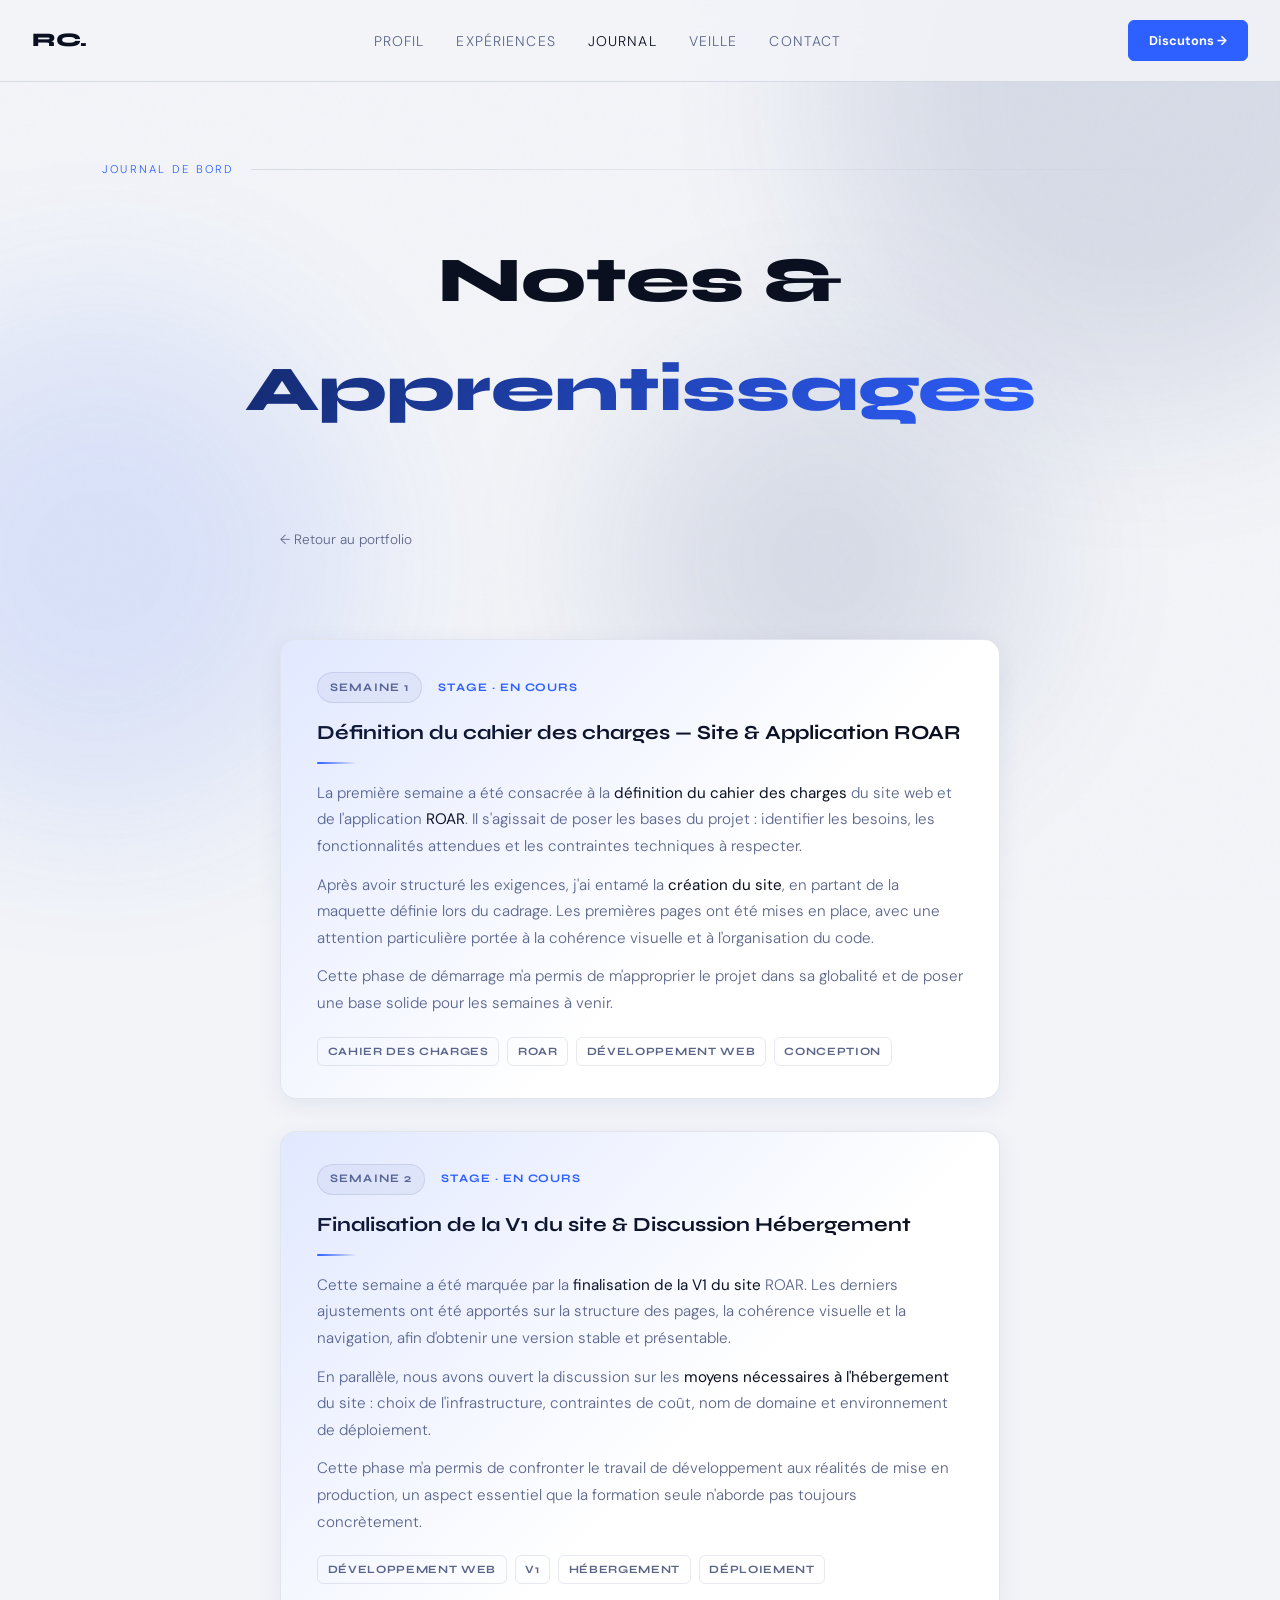
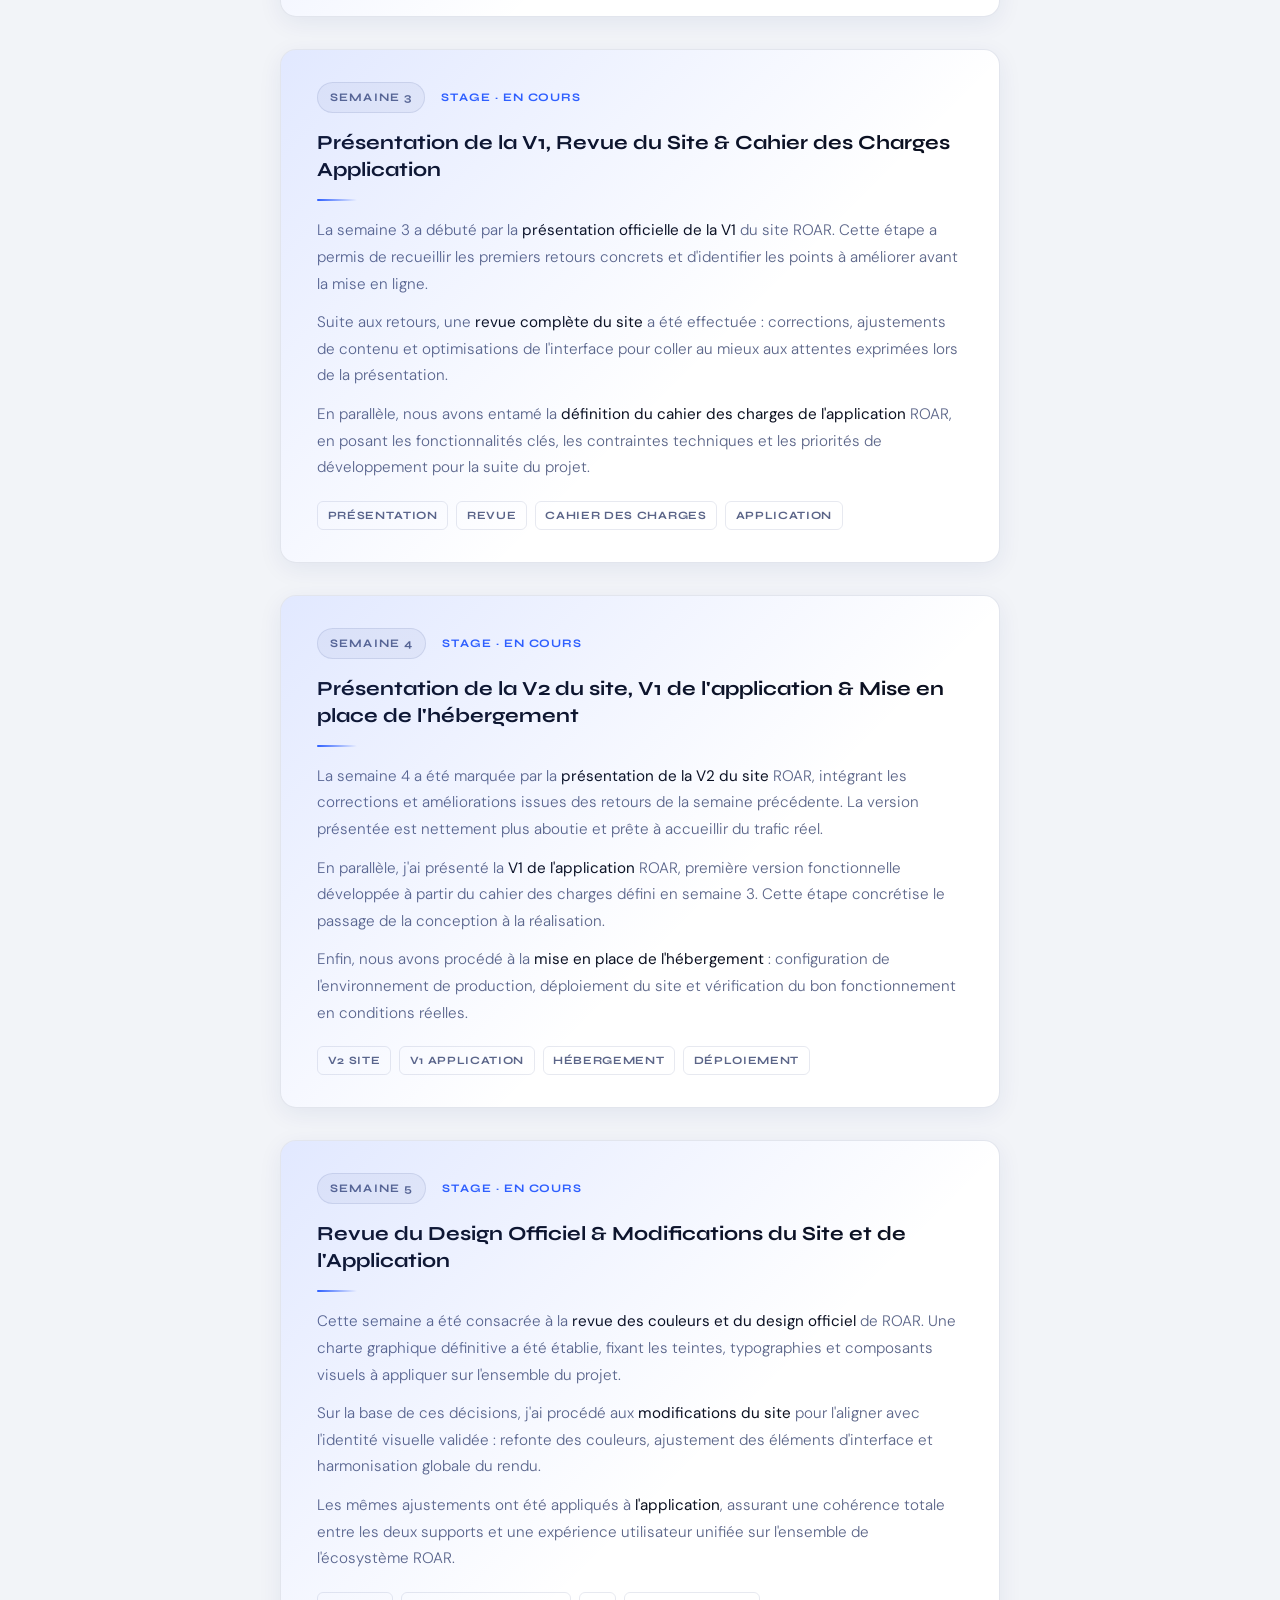
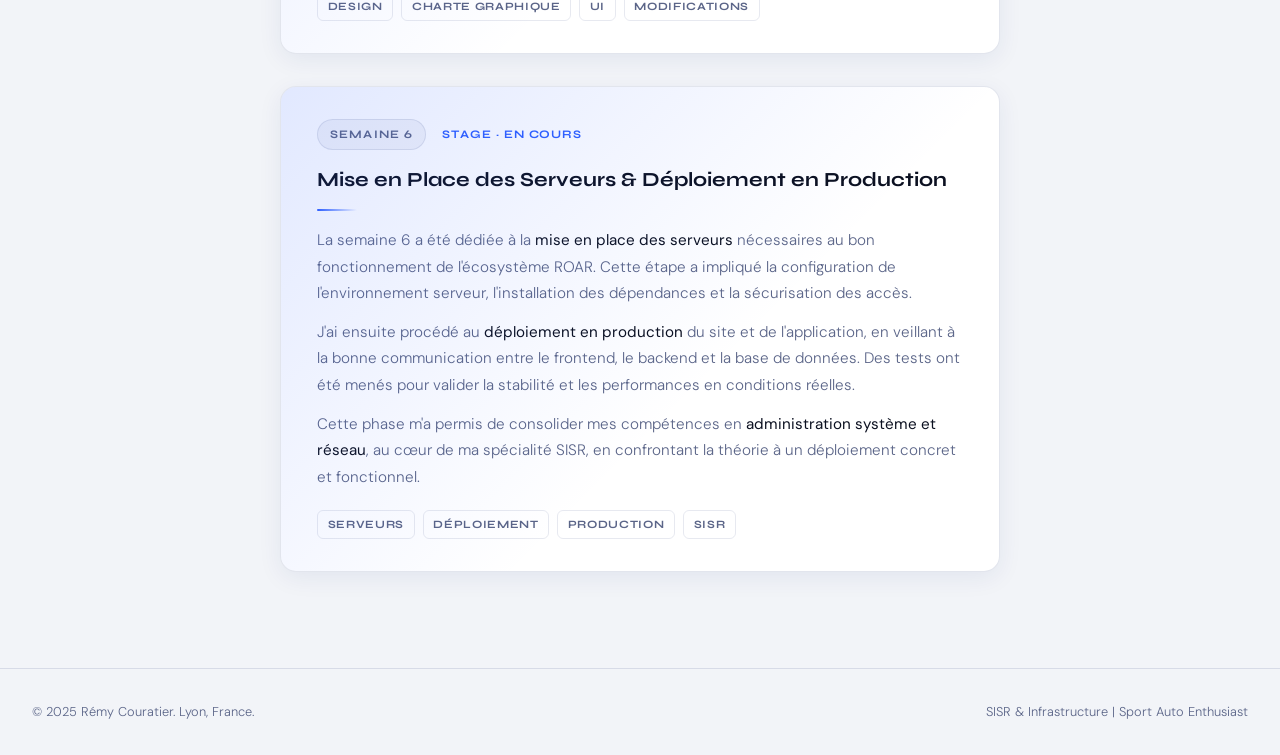
<file: journal.html>
<!DOCTYPE html>
<html lang="fr">
<head>
    <meta charset="UTF-8">
    <meta name="viewport" content="width=device-width, initial-scale=1.0">
    <title>Journal de Bord — Rémy Couratier</title>
    <link href="https://fonts.googleapis.com/css2?family=Syne:wght@400;700;800&family=DM+Sans:ital,wght@0,300;0,400;1,300&display=swap" rel="stylesheet">
    <link rel="stylesheet" href="style.css">
</head>
<body class="page-journal">

<div class="orb orb-1"></div>
<div class="orb orb-2"></div>
<div class="orb orb-3"></div>

<nav>
    <a href="index.html" class="nav-logo">RC.</a>
    <ul class="nav-links">
        <li><a href="index.html#about">Profil</a></li>
        <li><a href="index.html#projects">Expériences</a></li>
        <li><a href="journal.html" class="active">Journal</a></li>
        <li><a href="veille.html">Veille</a></li>
        <li><a href="index.html#contact">Contact</a></li>
    </ul>
    <a href="index.html#contact" class="btn btn-primary btn-nav">Discutons →</a>
</nav>

<div class="container">

    <section class="journal-hero">
        <div class="section-label">Journal de Bord</div>
        <h1>
            Notes & <span class="highlight">Apprentissages</span>
        </h1>
    </section>

    <div class="back-wrap">
        <a href="index.html" class="back-link">← Retour au portfolio</a>
    </div>

    <div class="journal-feed">

        <div class="entry-card reveal">
            <div class="entry-meta">
                <span class="entry-date">Semaine 1</span>
                <span class="entry-category">Stage · En cours</span>
            </div>
            <div class="entry-title">Définition du cahier des charges — Site & Application ROAR</div>
            <div class="entry-divider"></div>
            <div class="entry-body">
                <p>La première semaine a été consacrée à la <strong>définition du cahier des charges</strong> du site web et de l'application <strong>ROAR</strong>. Il s'agissait de poser les bases du projet : identifier les besoins, les fonctionnalités attendues et les contraintes techniques à respecter.</p>
                <p>Après avoir structuré les exigences, j'ai entamé la <strong>création du site</strong>, en partant de la maquette définie lors du cadrage. Les premières pages ont été mises en place, avec une attention particulière portée à la cohérence visuelle et à l'organisation du code.</p>
                <p>Cette phase de démarrage m'a permis de m'approprier le projet dans sa globalité et de poser une base solide pour les semaines à venir.</p>
            </div>
            <div class="entry-tags">
                <span class="entry-tag">Cahier des charges</span>
                <span class="entry-tag">ROAR</span>
                <span class="entry-tag">Développement Web</span>
                <span class="entry-tag">Conception</span>
            </div>
        </div>

        <div class="entry-card reveal d1">
            <div class="entry-meta">
                <span class="entry-date">Semaine 2</span>
                <span class="entry-category">Stage · En cours</span>
            </div>
            <div class="entry-title">Finalisation de la V1 du site & Discussion Hébergement</div>
            <div class="entry-divider"></div>
            <div class="entry-body">
                <p>Cette semaine a été marquée par la <strong>finalisation de la V1 du site</strong> ROAR. Les derniers ajustements ont été apportés sur la structure des pages, la cohérence visuelle et la navigation, afin d'obtenir une version stable et présentable.</p>
                <p>En parallèle, nous avons ouvert la discussion sur les <strong>moyens nécessaires à l'hébergement</strong> du site : choix de l'infrastructure, contraintes de coût, nom de domaine et environnement de déploiement.</p>
                <p>Cette phase m'a permis de confronter le travail de développement aux réalités de mise en production, un aspect essentiel que la formation seule n'aborde pas toujours concrètement.</p>
            </div>
            <div class="entry-tags">
                <span class="entry-tag">Développement Web</span>
                <span class="entry-tag">V1</span>
                <span class="entry-tag">Hébergement</span>
                <span class="entry-tag">Déploiement</span>
            </div>
        </div>

        <div class="entry-card reveal d2">
            <div class="entry-meta">
                <span class="entry-date">Semaine 3</span>
                <span class="entry-category">Stage · En cours</span>
            </div>
            <div class="entry-title">Présentation de la V1, Revue du Site & Cahier des Charges Application</div>
            <div class="entry-divider"></div>
            <div class="entry-body">
                <p>La semaine 3 a débuté par la <strong>présentation officielle de la V1</strong> du site ROAR. Cette étape a permis de recueillir les premiers retours concrets et d'identifier les points à améliorer avant la mise en ligne.</p>
                <p>Suite aux retours, une <strong>revue complète du site</strong> a été effectuée : corrections, ajustements de contenu et optimisations de l'interface pour coller au mieux aux attentes exprimées lors de la présentation.</p>
                <p>En parallèle, nous avons entamé la <strong>définition du cahier des charges de l'application</strong> ROAR, en posant les fonctionnalités clés, les contraintes techniques et les priorités de développement pour la suite du projet.</p>
            </div>
            <div class="entry-tags">
                <span class="entry-tag">Présentation</span>
                <span class="entry-tag">Revue</span>
                <span class="entry-tag">Cahier des charges</span>
                <span class="entry-tag">Application</span>
            </div>
        </div>

        <div class="entry-card reveal d3">
            <div class="entry-meta">
                <span class="entry-date">Semaine 4</span>
                <span class="entry-category">Stage · En cours</span>
            </div>
            <div class="entry-title">Présentation de la V2 du site, V1 de l'application & Mise en place de l'hébergement</div>
            <div class="entry-divider"></div>
            <div class="entry-body">
                <p>La semaine 4 a été marquée par la <strong>présentation de la V2 du site</strong> ROAR, intégrant les corrections et améliorations issues des retours de la semaine précédente. La version présentée est nettement plus aboutie et prête à accueillir du trafic réel.</p>
                <p>En parallèle, j'ai présenté la <strong>V1 de l'application</strong> ROAR, première version fonctionnelle développée à partir du cahier des charges défini en semaine 3. Cette étape concrétise le passage de la conception à la réalisation.</p>
                <p>Enfin, nous avons procédé à la <strong>mise en place de l'hébergement</strong> : configuration de l'environnement de production, déploiement du site et vérification du bon fonctionnement en conditions réelles.</p>
            </div>
            <div class="entry-tags">
                <span class="entry-tag">V2 Site</span>
                <span class="entry-tag">V1 Application</span>
                <span class="entry-tag">Hébergement</span>
                <span class="entry-tag">Déploiement</span>
            </div>
        </div>

        <div class="entry-card reveal">
            <div class="entry-meta">
                <span class="entry-date">Semaine 5</span>
                <span class="entry-category">Stage · En cours</span>
            </div>
            <div class="entry-title">Revue du Design Officiel & Modifications du Site et de l'Application</div>
            <div class="entry-divider"></div>
            <div class="entry-body">
                <p>Cette semaine a été consacrée à la <strong>revue des couleurs et du design officiel</strong> de ROAR. Une charte graphique définitive a été établie, fixant les teintes, typographies et composants visuels à appliquer sur l'ensemble du projet.</p>
                <p>Sur la base de ces décisions, j'ai procédé aux <strong>modifications du site</strong> pour l'aligner avec l'identité visuelle validée : refonte des couleurs, ajustement des éléments d'interface et harmonisation globale du rendu.</p>
                <p>Les mêmes ajustements ont été appliqués à <strong>l'application</strong>, assurant une cohérence totale entre les deux supports et une expérience utilisateur unifiée sur l'ensemble de l'écosystème ROAR.</p>
            </div>
            <div class="entry-tags">
                <span class="entry-tag">Design</span>
                <span class="entry-tag">Charte Graphique</span>
                <span class="entry-tag">UI</span>
                <span class="entry-tag">Modifications</span>
            </div>
        </div>
        <div class="entry-card reveal d1">
            <div class="entry-meta">
                <span class="entry-date">Semaine 6</span>
                <span class="entry-category">Stage · En cours</span>
            </div>
            <div class="entry-title">Mise en Place des Serveurs & Déploiement en Production</div>
            <div class="entry-divider"></div>
            <div class="entry-body">
                <p>La semaine 6 a été dédiée à la <strong>mise en place des serveurs</strong> nécessaires au bon fonctionnement de l'écosystème ROAR. Cette étape a impliqué la configuration de l'environnement serveur, l'installation des dépendances et la sécurisation des accès.</p>
                <p>J'ai ensuite procédé au <strong>déploiement en production</strong> du site et de l'application, en veillant à la bonne communication entre le frontend, le backend et la base de données. Des tests ont été menés pour valider la stabilité et les performances en conditions réelles.</p>
                <p>Cette phase m'a permis de consolider mes compétences en <strong>administration système et réseau</strong>, au cœur de ma spécialité SISR, en confrontant la théorie à un déploiement concret et fonctionnel.</p>
            </div>
            <div class="entry-tags">
                <span class="entry-tag">Serveurs</span>
                <span class="entry-tag">Déploiement</span>
                <span class="entry-tag">Production</span>
                <span class="entry-tag">SISR</span>
            </div>
        </div>
    </div>

</div>

<footer>
    <span>© 2025 Rémy Couratier. Lyon, France.</span>
    <span>SISR & Infrastructure | Sport Auto Enthusiast</span>
</footer>

<script>
    const io = new IntersectionObserver((entries) => {
        entries.forEach(entry => {
            if (entry.isIntersecting) {
                entry.target.classList.add('visible');
            }
        });
    }, { threshold: 0.12 });

    document.querySelectorAll('.reveal').forEach(el => io.observe(el));
</script>
</body>
</html>
</file>
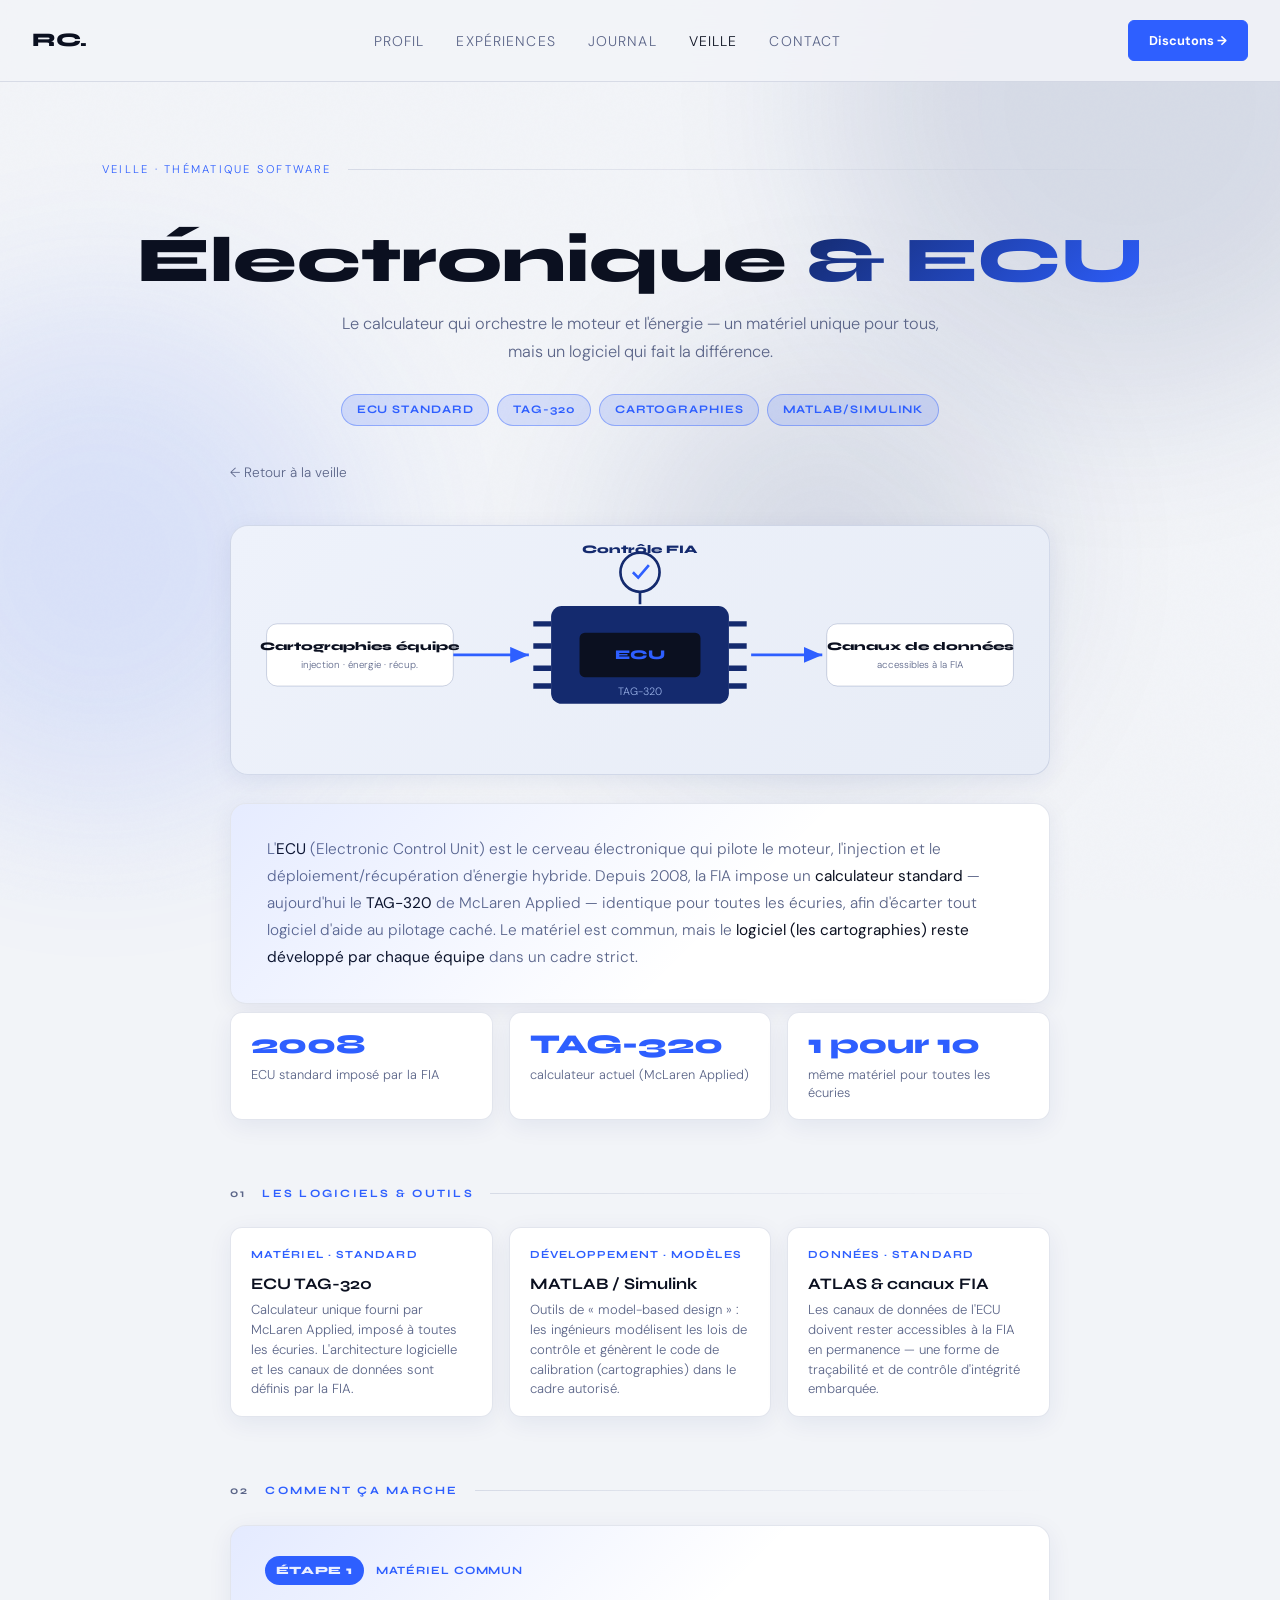
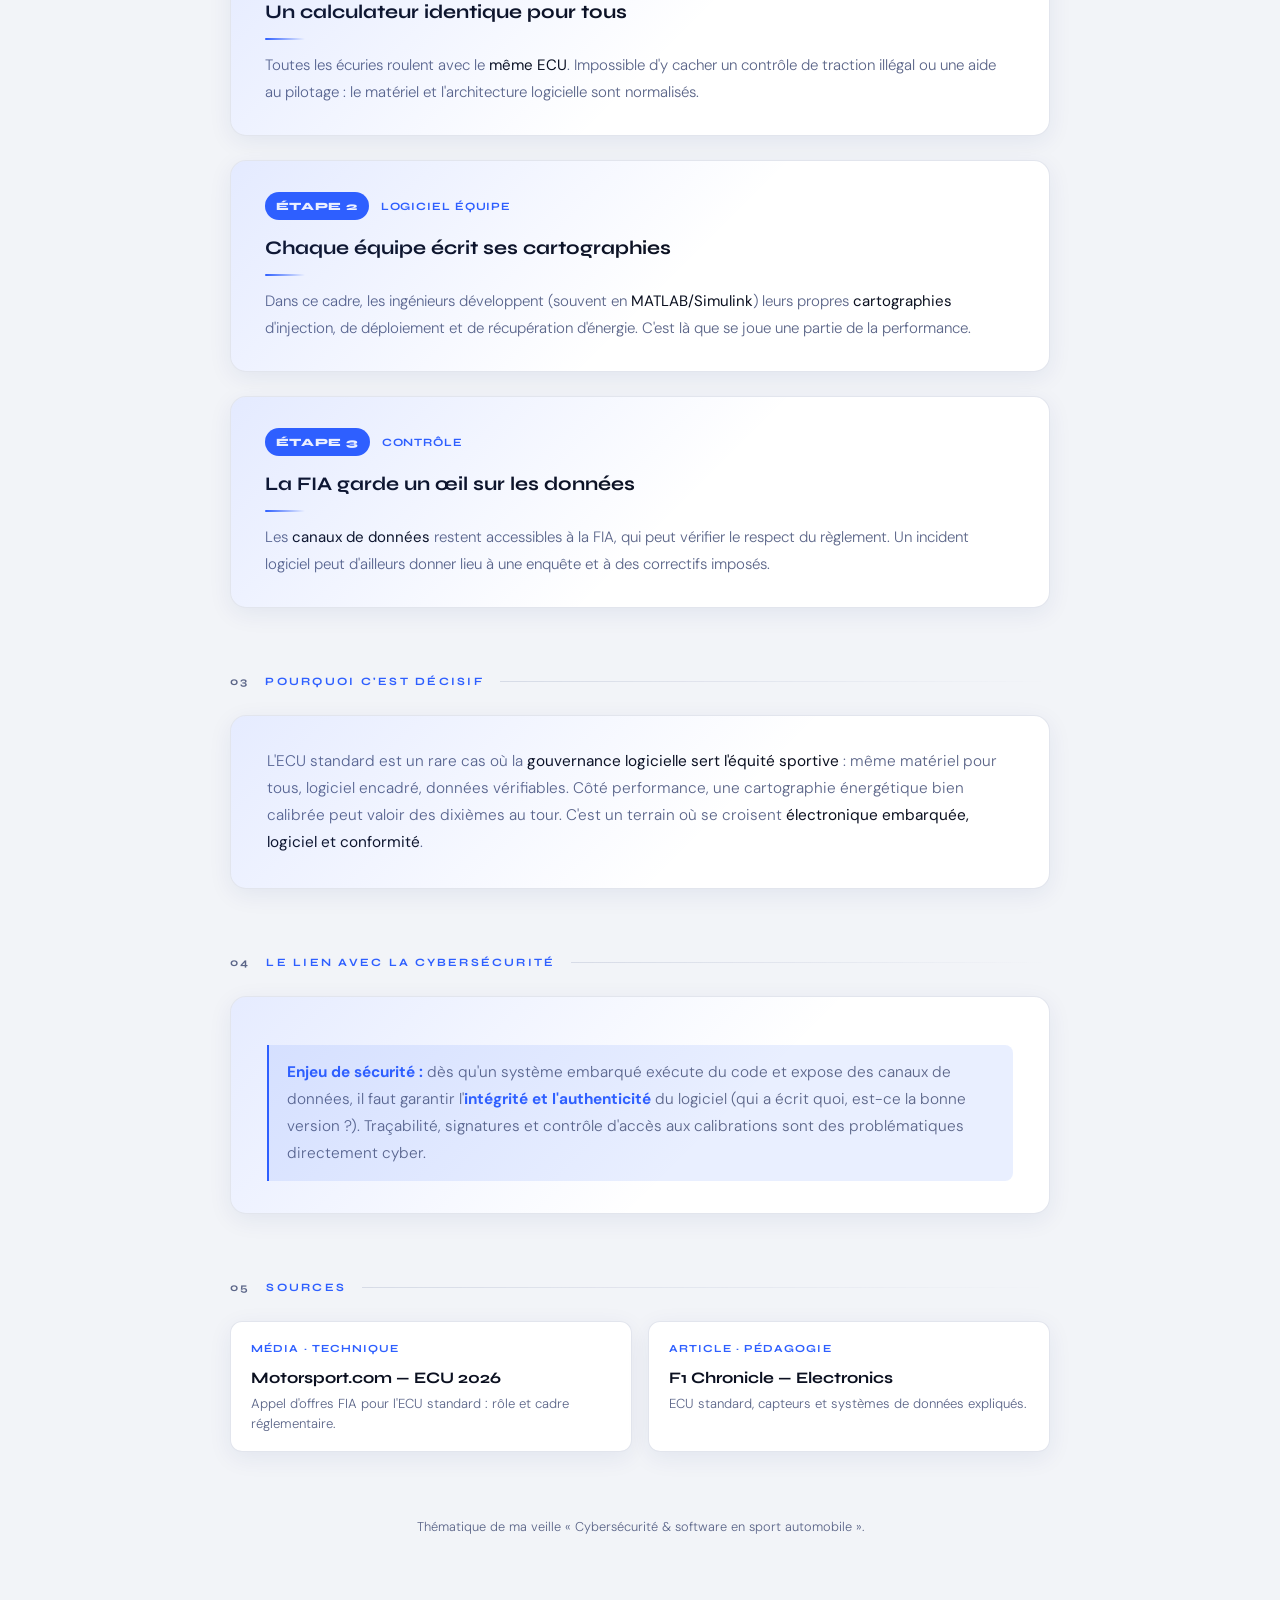
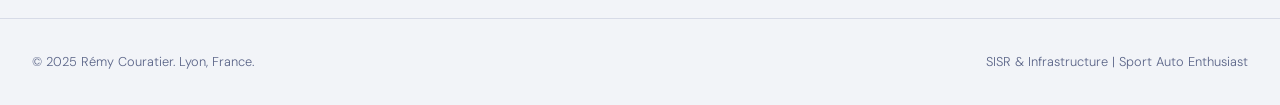
<file: veille-ecu.html>
<!DOCTYPE html>
<html lang="fr">
<head>
    <meta charset="UTF-8">
    <meta name="viewport" content="width=device-width, initial-scale=1.0">
    <title>Électronique & ECU — Veille · Rémy Couratier</title>
    <meta name="description" content="Électronique embarquée en F1 : ECU standard TAG-320, cartographies, MATLAB/Simulink — comment et pourquoi.">
    <link href="https://fonts.googleapis.com/css2?family=Syne:wght@400;700;800&family=DM+Sans:ital,wght@0,300;0,400;1,300&display=swap" rel="stylesheet">
    <link rel="stylesheet" href="style.css">
</head>
<body class="page-veille">

<div class="orb orb-1"></div>
<div class="orb orb-2"></div>
<div class="orb orb-3"></div>

<nav>
    <a href="index.html" class="nav-logo">RC.</a>
    <ul class="nav-links">
        <li><a href="index.html#about">Profil</a></li>
        <li><a href="index.html#projects">Expériences</a></li>
        <li><a href="journal.html">Journal</a></li>
        <li><a href="veille.html" class="active">Veille</a></li>
        <li><a href="index.html#contact">Contact</a></li>
    </ul>
    <a href="index.html#contact" class="btn btn-primary btn-nav">Discutons →</a>
</nav>

<div class="container">

    <section class="veille-hero">
        <div class="section-label">Veille · Thématique Software</div>
        <h1>Électronique <span class="highlight">&amp; ECU</span></h1>
        <p>Le calculateur qui orchestre le moteur et l'énergie — un matériel unique pour tous, mais un logiciel qui fait la différence.</p>
        <div class="veille-badges">
            <span class="veille-badge">ECU standard</span>
            <span class="veille-badge">TAG-320</span>
            <span class="veille-badge">Cartographies</span>
            <span class="veille-badge">MATLAB/Simulink</span>
        </div>
    </section>

    <div class="veille-wrap">
        <a href="veille.html" class="back-link">← Retour à la veille</a>

        <div class="theme-banner reveal">
            <svg viewBox="0 0 920 280" role="img" aria-label="ECU standard : cartographies des équipes en entrée, canaux de données accessibles à la FIA">
                <defs>
                    <marker id="ar4" markerWidth="10" markerHeight="10" refX="7" refY="3" orient="auto">
                        <path d="M0,0 L7,3 L0,6 Z" fill="#2E5FFF"></path>
                    </marker>
                </defs>
                <!-- puce ECU -->
                <rect x="360" y="90" width="200" height="110" rx="12" fill="#142A6E"></rect>
                <g stroke="#142A6E" stroke-width="6">
                    <line x1="360" y1="110" x2="340" y2="110"></line><line x1="360" y1="135" x2="340" y2="135"></line>
                    <line x1="360" y1="160" x2="340" y2="160"></line><line x1="360" y1="180" x2="340" y2="180"></line>
                    <line x1="560" y1="110" x2="580" y2="110"></line><line x1="560" y1="135" x2="580" y2="135"></line>
                    <line x1="560" y1="160" x2="580" y2="160"></line><line x1="560" y1="180" x2="580" y2="180"></line>
                </g>
                <rect x="392" y="120" width="136" height="50" rx="6" fill="#0B1020"></rect>
                <text x="460" y="150" text-anchor="middle" font-family="Syne, sans-serif" font-weight="800" font-size="15" fill="#2E5FFF">ECU</text>
                <text x="460" y="190" text-anchor="middle" font-family="DM Sans, sans-serif" font-size="12" fill="#9AB2E8">TAG-320</text>

                <!-- entrée : cartographies équipe -->
                <rect x="40" y="110" width="210" height="70" rx="12" fill="#FFFFFF" stroke="#142A6E" stroke-opacity="0.22"></rect>
                <text x="145" y="140" text-anchor="middle" font-family="Syne, sans-serif" font-weight="800" font-size="13" fill="#0B1020">Cartographies équipe</text>
                <text x="145" y="160" text-anchor="middle" font-family="DM Sans, sans-serif" font-size="11" fill="#5B6588">injection · énergie · récup.</text>
                <line x1="250" y1="145" x2="335" y2="145" stroke="#2E5FFF" stroke-width="3" marker-end="url(#ar4)"></line>

                <!-- sortie : canaux data -> FIA -->
                <rect x="670" y="110" width="210" height="70" rx="12" fill="#FFFFFF" stroke="#142A6E" stroke-opacity="0.22"></rect>
                <text x="775" y="140" text-anchor="middle" font-family="Syne, sans-serif" font-weight="800" font-size="13" fill="#0B1020">Canaux de données</text>
                <text x="775" y="160" text-anchor="middle" font-family="DM Sans, sans-serif" font-size="11" fill="#5B6588">accessibles à la FIA</text>
                <line x1="585" y1="145" x2="665" y2="145" stroke="#2E5FFF" stroke-width="3" marker-end="url(#ar4)"></line>

                <!-- sceau FIA -->
                <circle cx="460" cy="52" r="22" fill="none" stroke="#142A6E" stroke-width="3"></circle>
                <path d="M452 52 l6 6 l12 -14" fill="none" stroke="#2E5FFF" stroke-width="3"></path>
                <line x1="460" y1="74" x2="460" y2="88" stroke="#142A6E" stroke-width="3"></line>
                <text x="460" y="30" text-anchor="middle" font-family="Syne, sans-serif" font-weight="800" font-size="13" fill="#142A6E">Contrôle FIA</text>
            </svg>
        </div>

        <div class="panel reveal">
            <p>L'<strong>ECU</strong> (Electronic Control Unit) est le cerveau électronique qui pilote le moteur, l'injection et le déploiement/récupération d'énergie hybride. Depuis 2008, la FIA impose un <strong>calculateur standard</strong> — aujourd'hui le <strong>TAG-320</strong> de McLaren Applied — identique pour toutes les écuries, afin d'écarter tout logiciel d'aide au pilotage caché. Le matériel est commun, mais le <strong>logiciel (les cartographies) reste développé par chaque équipe</strong> dans un cadre strict.</p>
        </div>

        <div class="spec-row reveal">
            <div class="spec"><div class="spec-num">2008</div><div class="spec-label">ECU standard imposé par la FIA</div></div>
            <div class="spec"><div class="spec-num">TAG-320</div><div class="spec-label">calculateur actuel (McLaren Applied)</div></div>
            <div class="spec"><div class="spec-num">1 pour 10</div><div class="spec-label">même matériel pour toutes les écuries</div></div>
        </div>

        <!-- OUTILS -->
        <div class="block-label"><span>01</span> Les logiciels &amp; outils</div>
        <div class="src-grid">
            <div class="src-card reveal">
                <div class="src-type">Matériel · Standard</div>
                <div class="src-name">ECU TAG-320</div>
                <div class="src-desc">Calculateur unique fourni par McLaren Applied, imposé à toutes les écuries. L'architecture logicielle et les canaux de données sont définis par la FIA.</div>
            </div>
            <div class="src-card reveal d1">
                <div class="src-type">Développement · Modèles</div>
                <div class="src-name">MATLAB / Simulink</div>
                <div class="src-desc">Outils de « model-based design » : les ingénieurs modélisent les lois de contrôle et génèrent le code de calibration (cartographies) dans le cadre autorisé.</div>
            </div>
            <div class="src-card reveal d2">
                <div class="src-type">Données · Standard</div>
                <div class="src-name">ATLAS &amp; canaux FIA</div>
                <div class="src-desc">Les canaux de données de l'ECU doivent rester accessibles à la FIA en permanence — une forme de traçabilité et de contrôle d'intégrité embarquée.</div>
            </div>
        </div>

        <!-- COMMENT -->
        <div class="block-label"><span>02</span> Comment ça marche</div>
        <div class="feed">
            <div class="entry reveal">
                <div class="entry-meta"><span class="step-badge">Étape 1</span><span class="entry-cat">Matériel commun</span></div>
                <div class="entry-title">Un calculateur identique pour tous</div>
                <div class="entry-divider"></div>
                <div class="entry-body"><p>Toutes les écuries roulent avec le <strong>même ECU</strong>. Impossible d'y cacher un contrôle de traction illégal ou une aide au pilotage : le matériel et l'architecture logicielle sont normalisés.</p></div>
            </div>
            <div class="entry reveal d1">
                <div class="entry-meta"><span class="step-badge">Étape 2</span><span class="entry-cat">Logiciel équipe</span></div>
                <div class="entry-title">Chaque équipe écrit ses cartographies</div>
                <div class="entry-divider"></div>
                <div class="entry-body"><p>Dans ce cadre, les ingénieurs développent (souvent en <strong>MATLAB/Simulink</strong>) leurs propres <strong>cartographies</strong> d'injection, de déploiement et de récupération d'énergie. C'est là que se joue une partie de la performance.</p></div>
            </div>
            <div class="entry reveal d2">
                <div class="entry-meta"><span class="step-badge">Étape 3</span><span class="entry-cat">Contrôle</span></div>
                <div class="entry-title">La FIA garde un œil sur les données</div>
                <div class="entry-divider"></div>
                <div class="entry-body"><p>Les <strong>canaux de données</strong> restent accessibles à la FIA, qui peut vérifier le respect du règlement. Un incident logiciel peut d'ailleurs donner lieu à une enquête et à des correctifs imposés.</p></div>
            </div>
        </div>

        <!-- POURQUOI -->
        <div class="block-label"><span>03</span> Pourquoi c'est décisif</div>
        <div class="panel reveal">
            <p>L'ECU standard est un rare cas où la <strong>gouvernance logicielle sert l'équité sportive</strong> : même matériel pour tous, logiciel encadré, données vérifiables. Côté performance, une cartographie énergétique bien calibrée peut valoir des dixièmes au tour. C'est un terrain où se croisent <strong>électronique embarquée, logiciel et conformité</strong>.</p>
        </div>

        <!-- CYBER -->
        <div class="block-label"><span>04</span> Le lien avec la cybersécurité</div>
        <div class="panel reveal">
            <p class="entry-analyse"><strong>Enjeu de sécurité :</strong> dès qu'un système embarqué exécute du code et expose des canaux de données, il faut garantir l'<strong>intégrité et l'authenticité</strong> du logiciel (qui a écrit quoi, est-ce la bonne version ?). Traçabilité, signatures et contrôle d'accès aux calibrations sont des problématiques directement cyber.</p>
        </div>

        <!-- SOURCES -->
        <div class="block-label"><span>05</span> Sources</div>
        <div class="src-grid">
            <a href="https://www.motorsport.com/f1/news/fia-launches-tender-for-2026-standard-f1-ecu-contract/8252751/" target="_blank" rel="noopener" class="src-card reveal">
                <div class="src-type">Média · Technique</div>
                <div class="src-name">Motorsport.com — ECU 2026</div>
                <div class="src-desc">Appel d'offres FIA pour l'ECU standard : rôle et cadre réglementaire.</div>
            </a>
            <a href="https://f1chronicle.com/2026-f1-electronics-explained/" target="_blank" rel="noopener" class="src-card reveal d1">
                <div class="src-type">Article · Pédagogie</div>
                <div class="src-name">F1 Chronicle — Electronics</div>
                <div class="src-desc">ECU standard, capteurs et systèmes de données expliqués.</div>
            </a>
        </div>

        <p class="maj-note">Thématique de ma veille « Cybersécurité &amp; software en sport automobile ».</p>

    </div>
</div>

<footer>
    <span>© 2025 Rémy Couratier. Lyon, France.</span>
    <span>SISR & Infrastructure | Sport Auto Enthusiast</span>
</footer>

<script>
    const io = new IntersectionObserver((entries) => {
        entries.forEach(entry => { if (entry.isIntersecting) entry.target.classList.add('visible'); });
    }, { threshold: 0.12 });
    document.querySelectorAll('.reveal').forEach(el => io.observe(el));
</script>
</body>
</html>
</file>
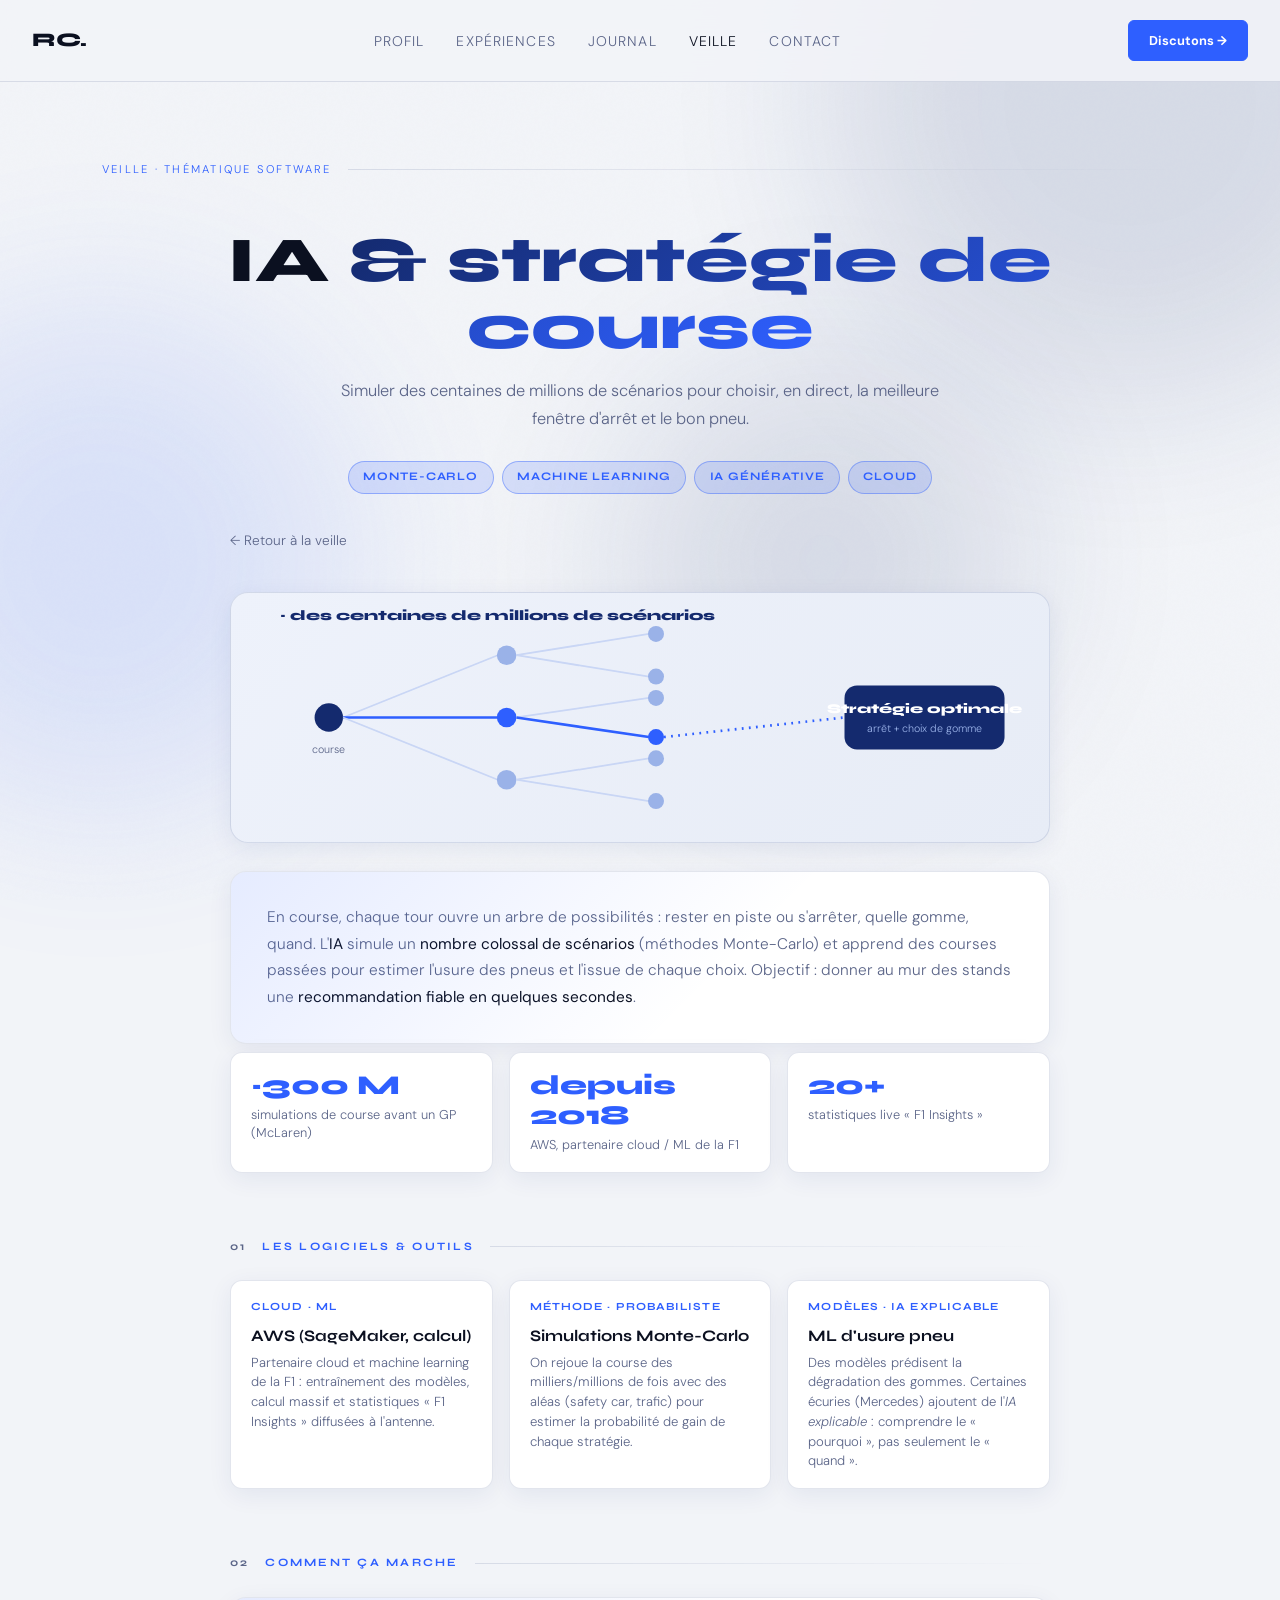
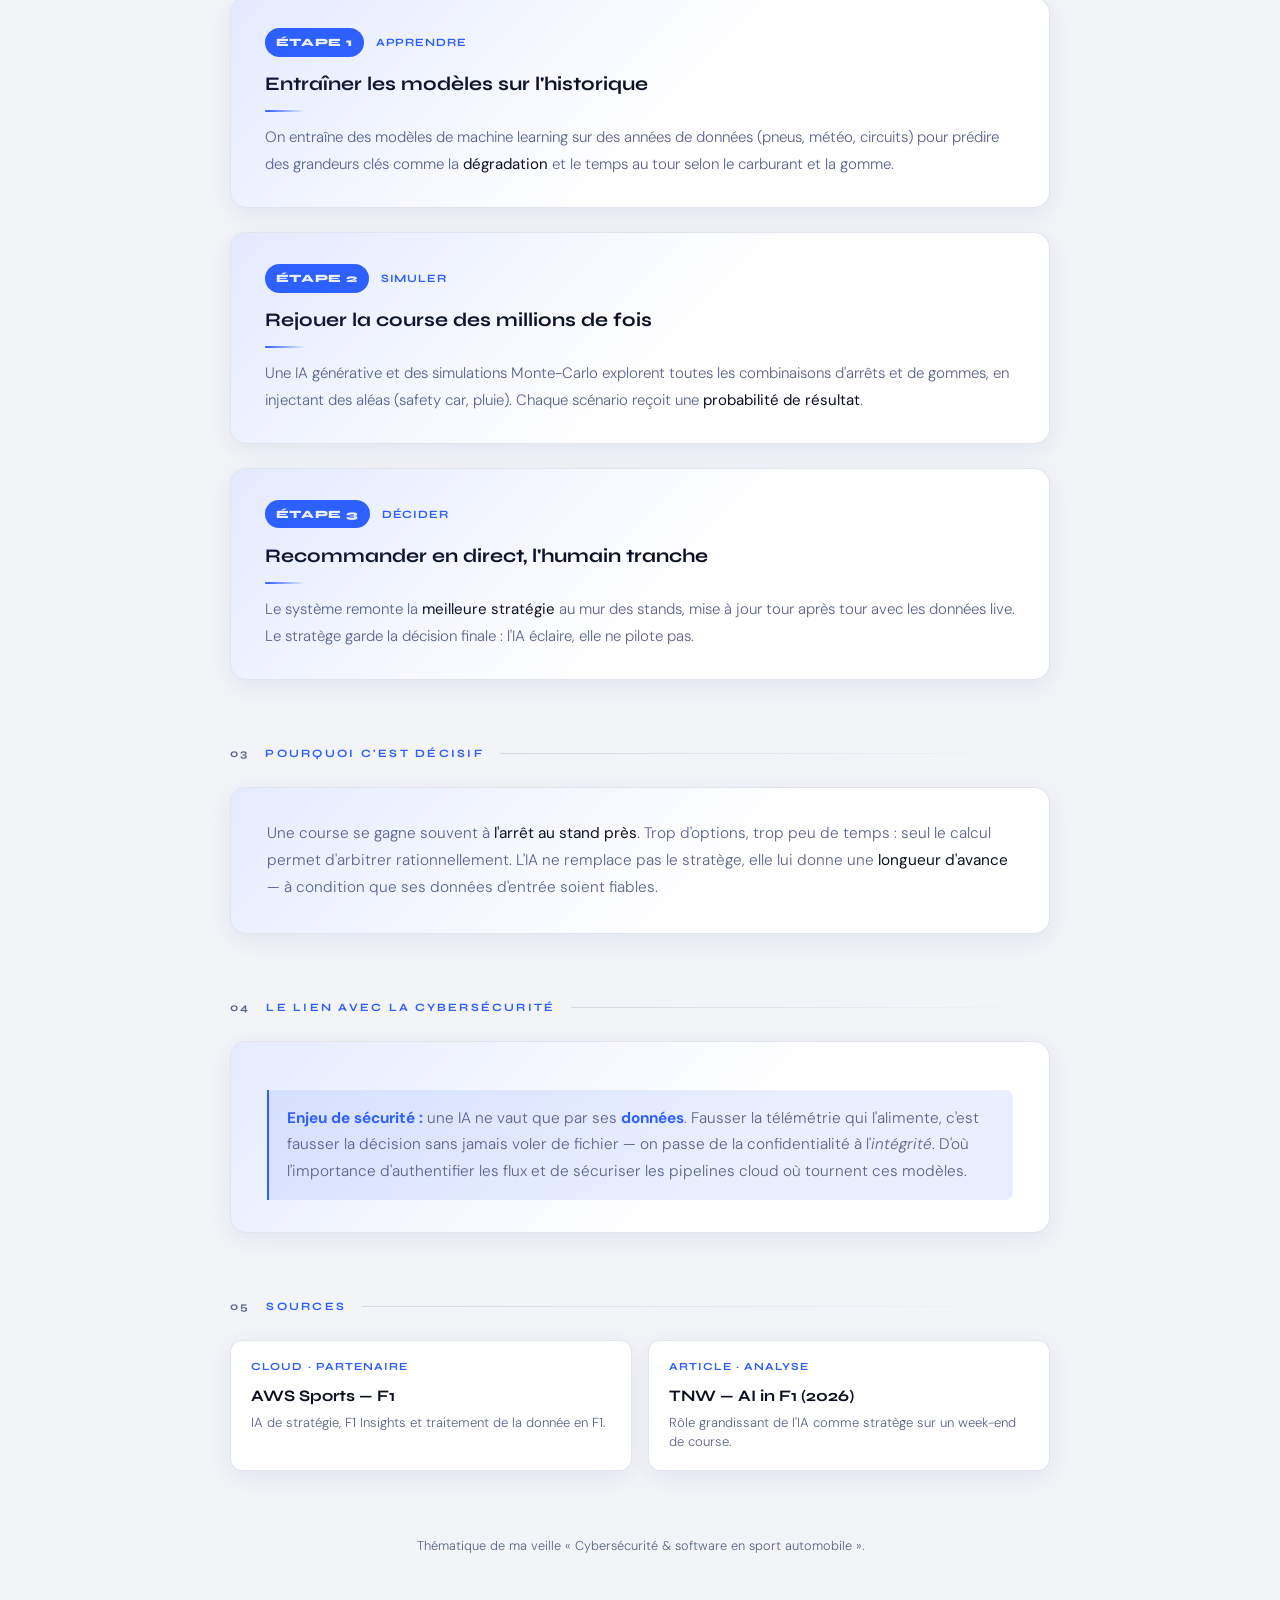
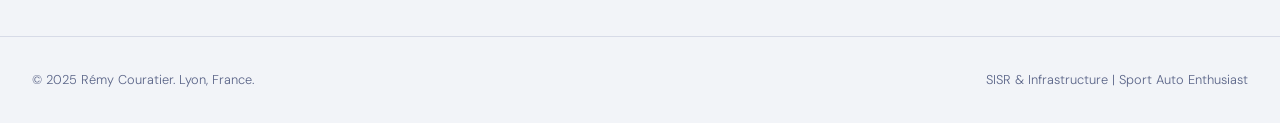
<file: veille-ia.html>
<!DOCTYPE html>
<html lang="fr">
<head>
    <meta charset="UTF-8">
    <meta name="viewport" content="width=device-width, initial-scale=1.0">
    <title>IA & stratégie de course — Veille · Rémy Couratier</title>
    <meta name="description" content="Intelligence artificielle en sport automobile : simulations Monte-Carlo, ML d'usure pneu, IA générative de stratégie — comment et pourquoi.">
    <link href="https://fonts.googleapis.com/css2?family=Syne:wght@400;700;800&family=DM+Sans:ital,wght@0,300;0,400;1,300&display=swap" rel="stylesheet">
    <link rel="stylesheet" href="style.css">
</head>
<body class="page-veille">

<div class="orb orb-1"></div>
<div class="orb orb-2"></div>
<div class="orb orb-3"></div>

<nav>
    <a href="index.html" class="nav-logo">RC.</a>
    <ul class="nav-links">
        <li><a href="index.html#about">Profil</a></li>
        <li><a href="index.html#projects">Expériences</a></li>
        <li><a href="journal.html">Journal</a></li>
        <li><a href="veille.html" class="active">Veille</a></li>
        <li><a href="index.html#contact">Contact</a></li>
    </ul>
    <a href="index.html#contact" class="btn btn-primary btn-nav">Discutons →</a>
</nav>

<div class="container">

    <section class="veille-hero">
        <div class="section-label">Veille · Thématique Software</div>
        <h1>IA <span class="highlight">&amp; stratégie de course</span></h1>
        <p>Simuler des centaines de millions de scénarios pour choisir, en direct, la meilleure fenêtre d'arrêt et le bon pneu.</p>
        <div class="veille-badges">
            <span class="veille-badge">Monte-Carlo</span>
            <span class="veille-badge">Machine learning</span>
            <span class="veille-badge">IA générative</span>
            <span class="veille-badge">Cloud</span>
        </div>
    </section>

    <div class="veille-wrap">
        <a href="veille.html" class="back-link">← Retour à la veille</a>

        <div class="theme-banner reveal">
            <svg viewBox="0 0 920 280" role="img" aria-label="Arbre de scénarios de course avec une stratégie optimale mise en évidence">
                <!-- racine -->
                <circle cx="110" cy="140" r="16" fill="#142A6E"></circle>
                <text x="110" y="180" text-anchor="middle" font-family="DM Sans, sans-serif" font-size="12" fill="#5B6588">course</text>

                <!-- niveau 1 -->
                <line x1="126" y1="140" x2="300" y2="70" stroke="#C9D6F5" stroke-width="2"></line>
                <line x1="126" y1="140" x2="300" y2="140" stroke="#2E5FFF" stroke-width="3"></line>
                <line x1="126" y1="140" x2="300" y2="210" stroke="#C9D6F5" stroke-width="2"></line>
                <circle cx="310" cy="70" r="11" fill="#9AB2E8"></circle>
                <circle cx="310" cy="140" r="11" fill="#2E5FFF"></circle>
                <circle cx="310" cy="210" r="11" fill="#9AB2E8"></circle>

                <!-- niveau 2 -->
                <g stroke="#C9D6F5" stroke-width="2">
                    <line x1="321" y1="70" x2="470" y2="46"></line>
                    <line x1="321" y1="70" x2="470" y2="94"></line>
                    <line x1="321" y1="210" x2="470" y2="186"></line>
                    <line x1="321" y1="210" x2="470" y2="234"></line>
                </g>
                <line x1="321" y1="140" x2="470" y2="118" stroke="#C9D6F5" stroke-width="2"></line>
                <line x1="321" y1="140" x2="470" y2="162" stroke="#2E5FFF" stroke-width="3"></line>
                <g fill="#9AB2E8"><circle cx="478" cy="46" r="9"></circle><circle cx="478" cy="94" r="9"></circle><circle cx="478" cy="118" r="9"></circle><circle cx="478" cy="186" r="9"></circle><circle cx="478" cy="234" r="9"></circle></g>
                <circle cx="478" cy="162" r="9" fill="#2E5FFF"></circle>

                <!-- chemin optimal vers la décision -->
                <line x1="487" y1="162" x2="690" y2="140" stroke="#2E5FFF" stroke-width="3" stroke-dasharray="2 6"></line>
                <rect x="690" y="104" width="180" height="72" rx="14" fill="#142A6E"></rect>
                <text x="780" y="135" text-anchor="middle" font-family="Syne, sans-serif" font-weight="800" font-size="15" fill="#FFFFFF">Stratégie optimale</text>
                <text x="780" y="156" text-anchor="middle" font-family="DM Sans, sans-serif" font-size="12" fill="#9AB2E8">arrêt + choix de gomme</text>

                <text x="300" y="30" text-anchor="middle" font-family="Syne, sans-serif" font-weight="800" font-size="16" fill="#142A6E">~ des centaines de millions de scénarios</text>
            </svg>
        </div>

        <div class="panel reveal">
            <p>En course, chaque tour ouvre un arbre de possibilités : rester en piste ou s'arrêter, quelle gomme, quand. L'<strong>IA</strong> simule un <strong>nombre colossal de scénarios</strong> (méthodes Monte-Carlo) et apprend des courses passées pour estimer l'usure des pneus et l'issue de chaque choix. Objectif : donner au mur des stands une <strong>recommandation fiable en quelques secondes</strong>.</p>
        </div>

        <div class="spec-row reveal">
            <div class="spec"><div class="spec-num">~300 M</div><div class="spec-label">simulations de course avant un GP (McLaren)</div></div>
            <div class="spec"><div class="spec-num">depuis 2018</div><div class="spec-label">AWS, partenaire cloud / ML de la F1</div></div>
            <div class="spec"><div class="spec-num">20+</div><div class="spec-label">statistiques live « F1 Insights »</div></div>
        </div>

        <!-- OUTILS -->
        <div class="block-label"><span>01</span> Les logiciels &amp; outils</div>
        <div class="src-grid">
            <div class="src-card reveal">
                <div class="src-type">Cloud · ML</div>
                <div class="src-name">AWS (SageMaker, calcul)</div>
                <div class="src-desc">Partenaire cloud et machine learning de la F1 : entraînement des modèles, calcul massif et statistiques « F1 Insights » diffusées à l'antenne.</div>
            </div>
            <div class="src-card reveal d1">
                <div class="src-type">Méthode · Probabiliste</div>
                <div class="src-name">Simulations Monte-Carlo</div>
                <div class="src-desc">On rejoue la course des milliers/millions de fois avec des aléas (safety car, trafic) pour estimer la probabilité de gain de chaque stratégie.</div>
            </div>
            <div class="src-card reveal d2">
                <div class="src-type">Modèles · IA explicable</div>
                <div class="src-name">ML d'usure pneu</div>
                <div class="src-desc">Des modèles prédisent la dégradation des gommes. Certaines écuries (Mercedes) ajoutent de l'<em>IA explicable</em> : comprendre le « pourquoi », pas seulement le « quand ».</div>
            </div>
        </div>

        <!-- COMMENT -->
        <div class="block-label"><span>02</span> Comment ça marche</div>
        <div class="feed">
            <div class="entry reveal">
                <div class="entry-meta"><span class="step-badge">Étape 1</span><span class="entry-cat">Apprendre</span></div>
                <div class="entry-title">Entraîner les modèles sur l'historique</div>
                <div class="entry-divider"></div>
                <div class="entry-body"><p>On entraîne des modèles de machine learning sur des années de données (pneus, météo, circuits) pour prédire des grandeurs clés comme la <strong>dégradation</strong> et le temps au tour selon le carburant et la gomme.</p></div>
            </div>
            <div class="entry reveal d1">
                <div class="entry-meta"><span class="step-badge">Étape 2</span><span class="entry-cat">Simuler</span></div>
                <div class="entry-title">Rejouer la course des millions de fois</div>
                <div class="entry-divider"></div>
                <div class="entry-body"><p>Une IA générative et des simulations Monte-Carlo explorent toutes les combinaisons d'arrêts et de gommes, en injectant des aléas (safety car, pluie). Chaque scénario reçoit une <strong>probabilité de résultat</strong>.</p></div>
            </div>
            <div class="entry reveal d2">
                <div class="entry-meta"><span class="step-badge">Étape 3</span><span class="entry-cat">Décider</span></div>
                <div class="entry-title">Recommander en direct, l'humain tranche</div>
                <div class="entry-divider"></div>
                <div class="entry-body"><p>Le système remonte la <strong>meilleure stratégie</strong> au mur des stands, mise à jour tour après tour avec les données live. Le stratège garde la décision finale : l'IA éclaire, elle ne pilote pas.</p></div>
            </div>
        </div>

        <!-- POURQUOI -->
        <div class="block-label"><span>03</span> Pourquoi c'est décisif</div>
        <div class="panel reveal">
            <p>Une course se gagne souvent à <strong>l'arrêt au stand près</strong>. Trop d'options, trop peu de temps : seul le calcul permet d'arbitrer rationnellement. L'IA ne remplace pas le stratège, elle lui donne une <strong>longueur d'avance</strong> — à condition que ses données d'entrée soient fiables.</p>
        </div>

        <!-- CYBER -->
        <div class="block-label"><span>04</span> Le lien avec la cybersécurité</div>
        <div class="panel reveal">
            <p class="entry-analyse"><strong>Enjeu de sécurité :</strong> une IA ne vaut que par ses <strong>données</strong>. Fausser la télémétrie qui l'alimente, c'est fausser la décision sans jamais voler de fichier — on passe de la confidentialité à l'<em>intégrité</em>. D'où l'importance d'authentifier les flux et de sécuriser les pipelines cloud où tournent ces modèles.</p>
        </div>

        <!-- SOURCES -->
        <div class="block-label"><span>05</span> Sources</div>
        <div class="src-grid">
            <a href="https://aws.amazon.com/sports/f1/" target="_blank" rel="noopener" class="src-card reveal">
                <div class="src-type">Cloud · Partenaire</div>
                <div class="src-name">AWS Sports — F1</div>
                <div class="src-desc">IA de stratégie, F1 Insights et traitement de la donnée en F1.</div>
            </a>
            <a href="https://thenextweb.com/news/formula-one-ai-sponsorship-strategy-2026" target="_blank" rel="noopener" class="src-card reveal d1">
                <div class="src-type">Article · Analyse</div>
                <div class="src-name">TNW — AI in F1 (2026)</div>
                <div class="src-desc">Rôle grandissant de l'IA comme stratège sur un week-end de course.</div>
            </a>
        </div>

        <p class="maj-note">Thématique de ma veille « Cybersécurité &amp; software en sport automobile ».</p>

    </div>
</div>

<footer>
    <span>© 2025 Rémy Couratier. Lyon, France.</span>
    <span>SISR & Infrastructure | Sport Auto Enthusiast</span>
</footer>

<script>
    const io = new IntersectionObserver((entries) => {
        entries.forEach(entry => { if (entry.isIntersecting) entry.target.classList.add('visible'); });
    }, { threshold: 0.12 });
    document.querySelectorAll('.reveal').forEach(el => io.observe(el));
</script>
</body>
</html>
</file>
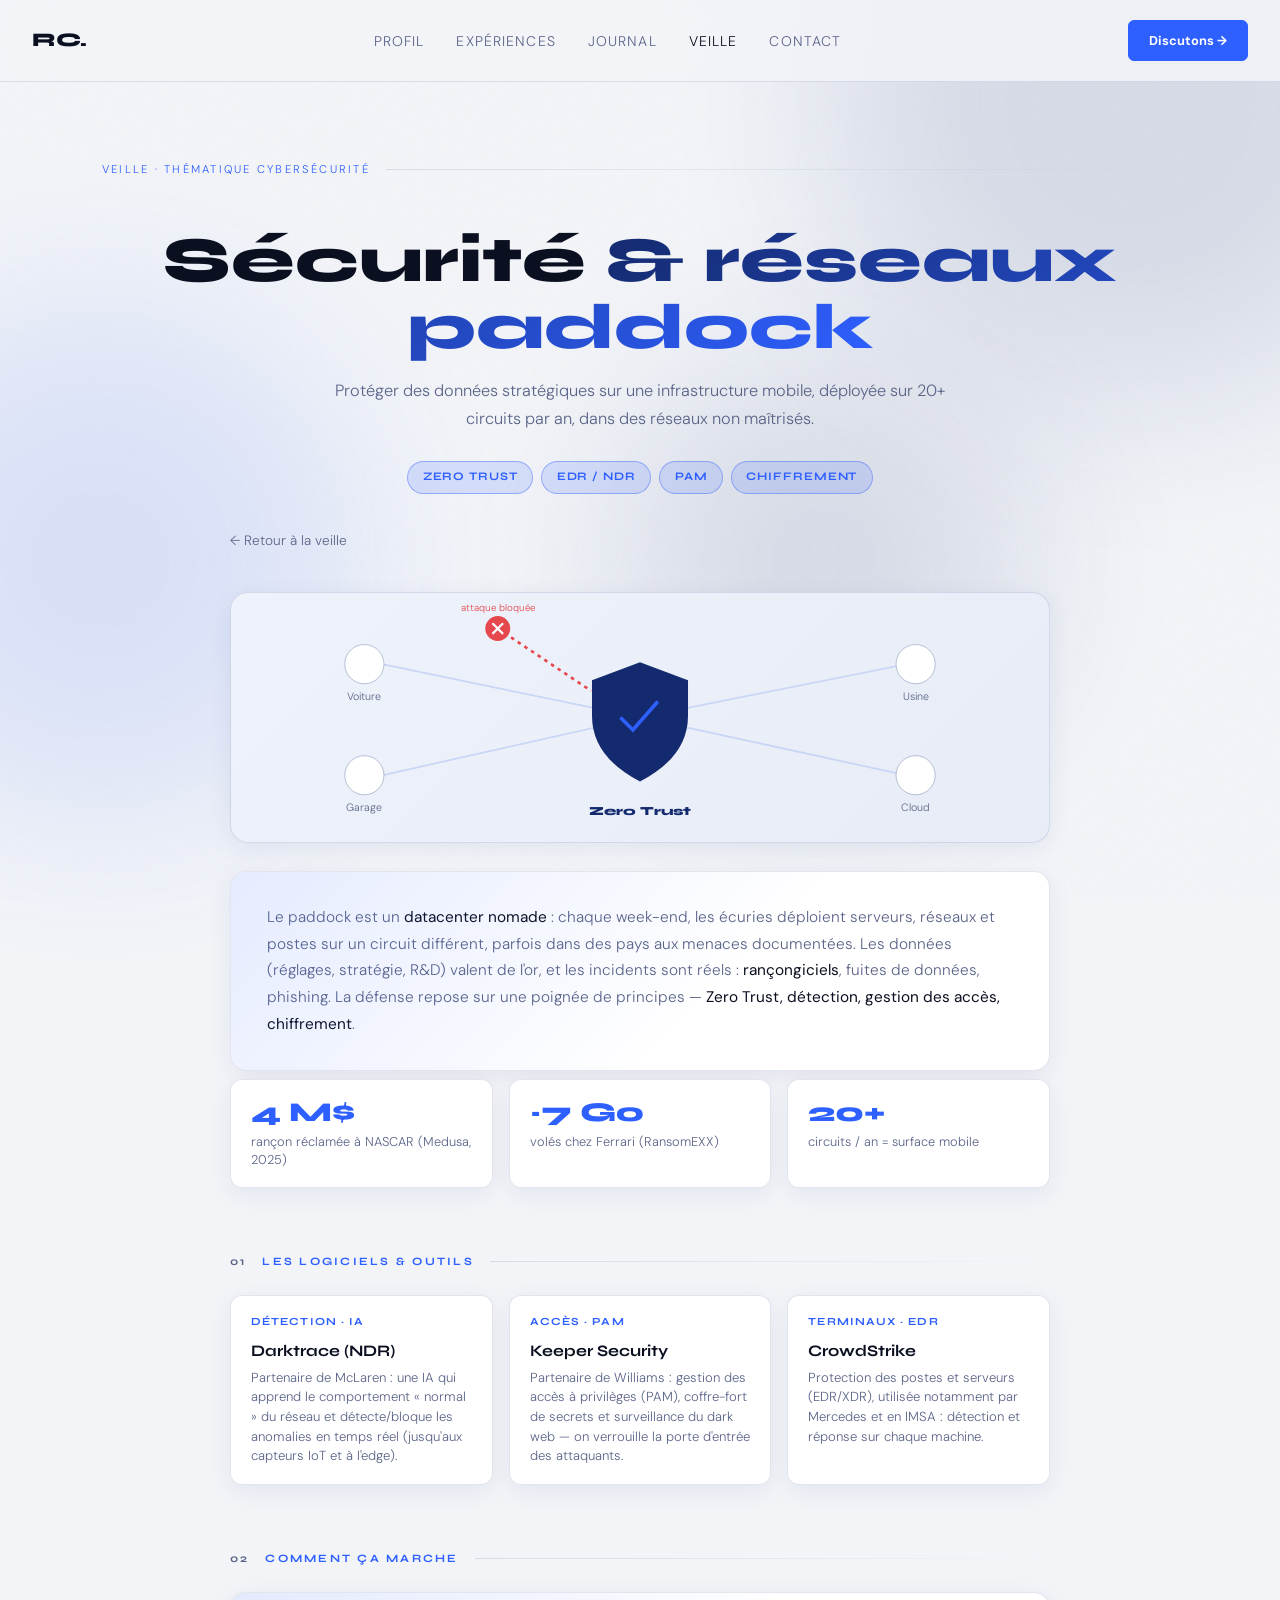
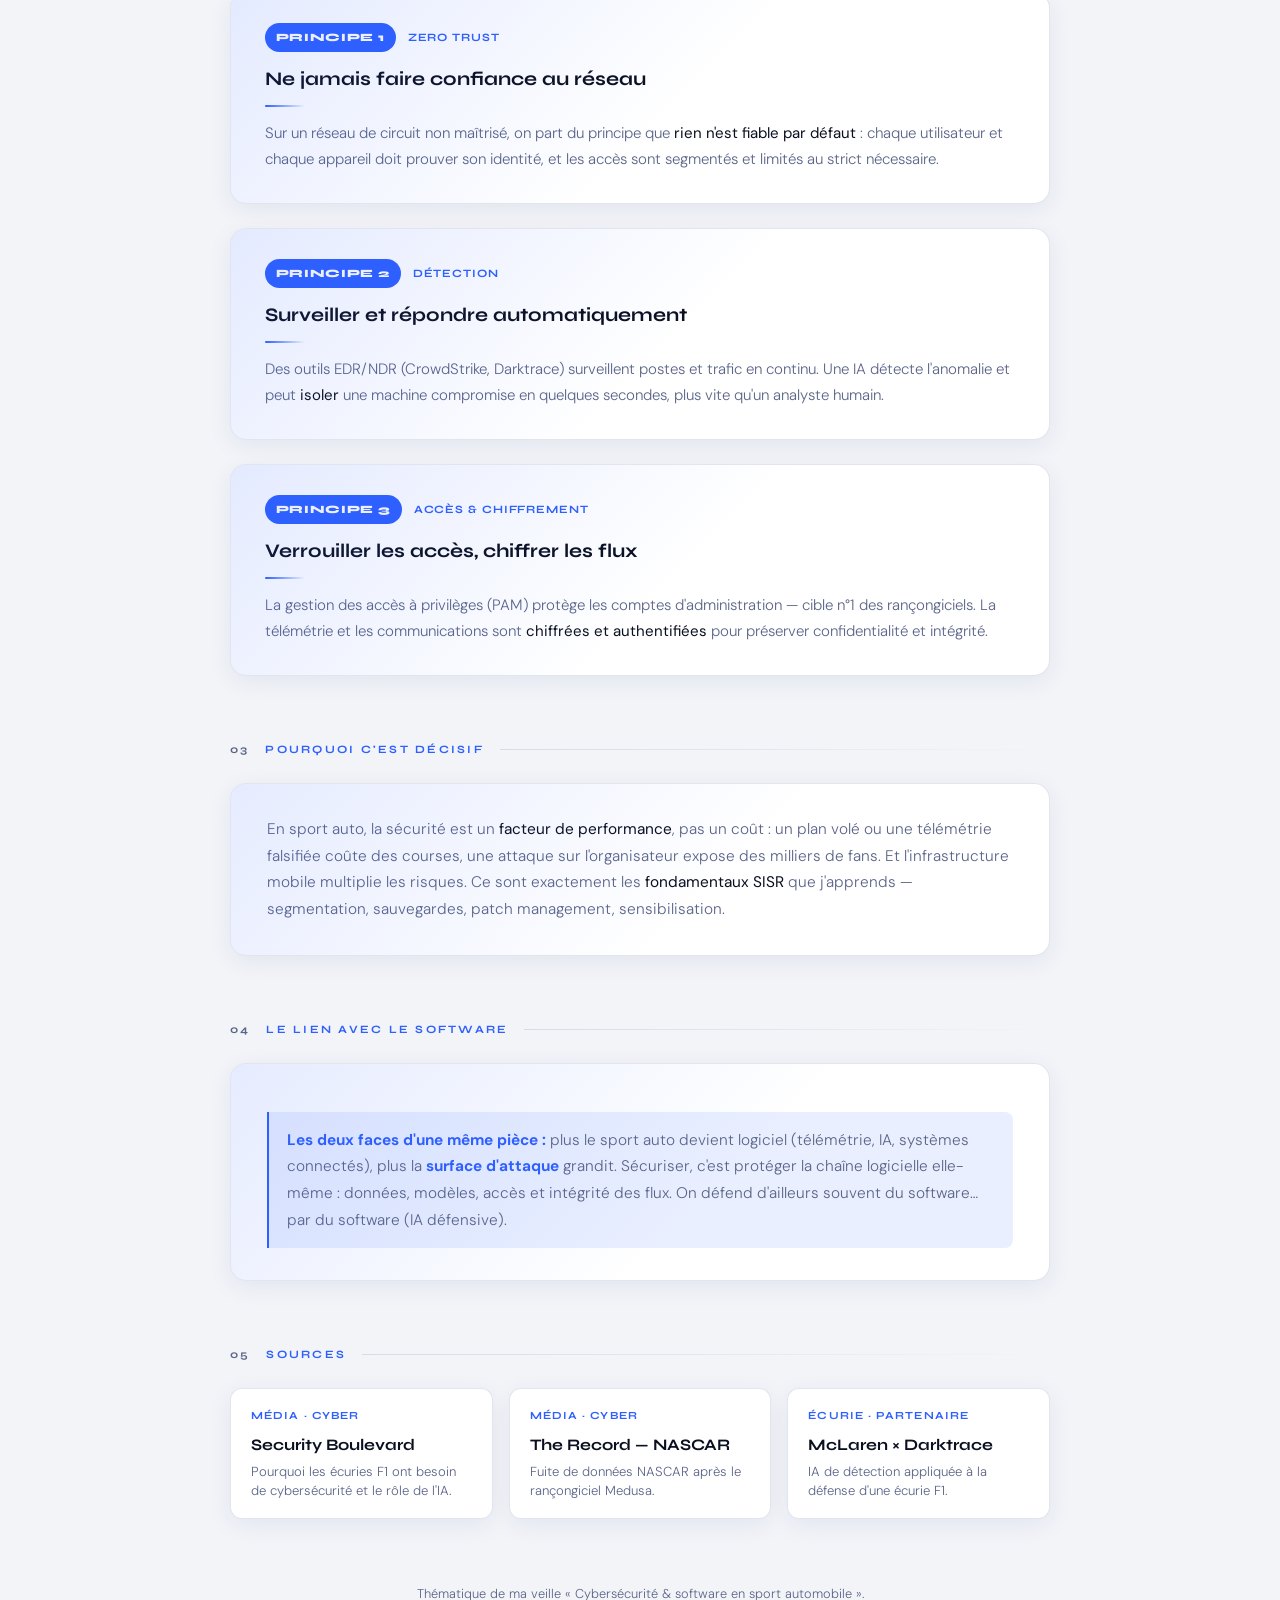
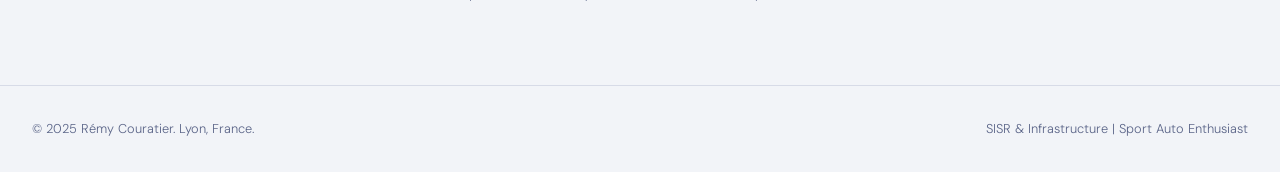
<file: veille-securite.html>
<!DOCTYPE html>
<html lang="fr">
<head>
    <meta charset="UTF-8">
    <meta name="viewport" content="width=device-width, initial-scale=1.0">
    <title>Sécurité & réseaux paddock — Veille · Rémy Couratier</title>
    <meta name="description" content="Cybersécurité en sport automobile : Zero Trust, EDR/NDR, PAM, chiffrement des réseaux du paddock — comment et pourquoi.">
    <link href="https://fonts.googleapis.com/css2?family=Syne:wght@400;700;800&family=DM+Sans:ital,wght@0,300;0,400;1,300&display=swap" rel="stylesheet">
    <link rel="stylesheet" href="style.css">
</head>
<body class="page-veille">

<div class="orb orb-1"></div>
<div class="orb orb-2"></div>
<div class="orb orb-3"></div>

<nav>
    <a href="index.html" class="nav-logo">RC.</a>
    <ul class="nav-links">
        <li><a href="index.html#about">Profil</a></li>
        <li><a href="index.html#projects">Expériences</a></li>
        <li><a href="journal.html">Journal</a></li>
        <li><a href="veille.html" class="active">Veille</a></li>
        <li><a href="index.html#contact">Contact</a></li>
    </ul>
    <a href="index.html#contact" class="btn btn-primary btn-nav">Discutons →</a>
</nav>

<div class="container">

    <section class="veille-hero">
        <div class="section-label">Veille · Thématique Cybersécurité</div>
        <h1>Sécurité <span class="highlight">&amp; réseaux paddock</span></h1>
        <p>Protéger des données stratégiques sur une infrastructure mobile, déployée sur 20+ circuits par an, dans des réseaux non maîtrisés.</p>
        <div class="veille-badges">
            <span class="veille-badge">Zero Trust</span>
            <span class="veille-badge">EDR / NDR</span>
            <span class="veille-badge">PAM</span>
            <span class="veille-badge">Chiffrement</span>
        </div>
    </section>

    <div class="veille-wrap">
        <a href="veille.html" class="back-link">← Retour à la veille</a>

        <div class="theme-banner reveal">
            <svg viewBox="0 0 920 280" role="img" aria-label="Bouclier Zero Trust protégeant le réseau voiture, garage, usine et cloud, une menace bloquée">
                <!-- liens -->
                <g stroke="#C9D6F5" stroke-width="2">
                    <line x1="460" y1="140" x2="170" y2="80"></line>
                    <line x1="460" y1="140" x2="170" y2="205"></line>
                    <line x1="460" y1="140" x2="760" y2="80"></line>
                    <line x1="460" y1="140" x2="760" y2="205"></line>
                </g>
                <!-- noeuds -->
                <g font-family="DM Sans, sans-serif" font-size="12" fill="#5B6588" text-anchor="middle">
                    <circle cx="150" cy="80" r="22" fill="#FFFFFF" stroke="#142A6E" stroke-opacity="0.3"></circle><text x="150" y="120">Voiture</text>
                    <circle cx="150" cy="205" r="22" fill="#FFFFFF" stroke="#142A6E" stroke-opacity="0.3"></circle><text x="150" y="245">Garage</text>
                    <circle cx="770" cy="80" r="22" fill="#FFFFFF" stroke="#142A6E" stroke-opacity="0.3"></circle><text x="770" y="120">Usine</text>
                    <circle cx="770" cy="205" r="22" fill="#FFFFFF" stroke="#142A6E" stroke-opacity="0.3"></circle><text x="770" y="245">Cloud</text>
                </g>
                <!-- bouclier central -->
                <path d="M460 78 l54 20 v40 q0 46 -54 74 q-54 -28 -54 -74 v-40 z" fill="#142A6E"></path>
                <path d="M438 140 l14 14 l28 -32" fill="none" stroke="#2E5FFF" stroke-width="4"></path>
                <text x="460" y="250" text-anchor="middle" font-family="Syne, sans-serif" font-weight="800" font-size="14" fill="#142A6E">Zero Trust</text>
                <!-- menace bloquée -->
                <line x1="300" y1="40" x2="405" y2="110" stroke="#E5484D" stroke-width="3" stroke-dasharray="4 5"></line>
                <circle cx="300" cy="40" r="14" fill="#E5484D"></circle>
                <path d="M294 34 l12 12 M306 34 l-12 12" stroke="#fff" stroke-width="2.5"></path>
                <text x="300" y="20" text-anchor="middle" font-family="DM Sans, sans-serif" font-size="11" fill="#E5484D">attaque bloquée</text>
            </svg>
        </div>

        <div class="panel reveal">
            <p>Le paddock est un <strong>datacenter nomade</strong> : chaque week-end, les écuries déploient serveurs, réseaux et postes sur un circuit différent, parfois dans des pays aux menaces documentées. Les données (réglages, stratégie, R&amp;D) valent de l'or, et les incidents sont réels : <strong>rançongiciels</strong>, fuites de données, phishing. La défense repose sur une poignée de principes — <strong>Zero Trust, détection, gestion des accès, chiffrement</strong>.</p>
        </div>

        <div class="spec-row reveal">
            <div class="spec"><div class="spec-num">4 M$</div><div class="spec-label">rançon réclamée à NASCAR (Medusa, 2025)</div></div>
            <div class="spec"><div class="spec-num">~7 Go</div><div class="spec-label">volés chez Ferrari (RansomEXX)</div></div>
            <div class="spec"><div class="spec-num">20+</div><div class="spec-label">circuits / an = surface mobile</div></div>
        </div>

        <!-- OUTILS -->
        <div class="block-label"><span>01</span> Les logiciels &amp; outils</div>
        <div class="src-grid">
            <div class="src-card reveal">
                <div class="src-type">Détection · IA</div>
                <div class="src-name">Darktrace (NDR)</div>
                <div class="src-desc">Partenaire de McLaren : une IA qui apprend le comportement « normal » du réseau et détecte/bloque les anomalies en temps réel (jusqu'aux capteurs IoT et à l'edge).</div>
            </div>
            <div class="src-card reveal d1">
                <div class="src-type">Accès · PAM</div>
                <div class="src-name">Keeper Security</div>
                <div class="src-desc">Partenaire de Williams : gestion des accès à privilèges (PAM), coffre-fort de secrets et surveillance du dark web — on verrouille la porte d'entrée des attaquants.</div>
            </div>
            <div class="src-card reveal d2">
                <div class="src-type">Terminaux · EDR</div>
                <div class="src-name">CrowdStrike</div>
                <div class="src-desc">Protection des postes et serveurs (EDR/XDR), utilisée notamment par Mercedes et en IMSA : détection et réponse sur chaque machine.</div>
            </div>
        </div>

        <!-- COMMENT -->
        <div class="block-label"><span>02</span> Comment ça marche</div>
        <div class="feed">
            <div class="entry reveal">
                <div class="entry-meta"><span class="step-badge">Principe 1</span><span class="entry-cat">Zero Trust</span></div>
                <div class="entry-title">Ne jamais faire confiance au réseau</div>
                <div class="entry-divider"></div>
                <div class="entry-body"><p>Sur un réseau de circuit non maîtrisé, on part du principe que <strong>rien n'est fiable par défaut</strong> : chaque utilisateur et chaque appareil doit prouver son identité, et les accès sont segmentés et limités au strict nécessaire.</p></div>
            </div>
            <div class="entry reveal d1">
                <div class="entry-meta"><span class="step-badge">Principe 2</span><span class="entry-cat">Détection</span></div>
                <div class="entry-title">Surveiller et répondre automatiquement</div>
                <div class="entry-divider"></div>
                <div class="entry-body"><p>Des outils EDR/NDR (CrowdStrike, Darktrace) surveillent postes et trafic en continu. Une IA détecte l'anomalie et peut <strong>isoler</strong> une machine compromise en quelques secondes, plus vite qu'un analyste humain.</p></div>
            </div>
            <div class="entry reveal d2">
                <div class="entry-meta"><span class="step-badge">Principe 3</span><span class="entry-cat">Accès &amp; chiffrement</span></div>
                <div class="entry-title">Verrouiller les accès, chiffrer les flux</div>
                <div class="entry-divider"></div>
                <div class="entry-body"><p>La gestion des accès à privilèges (PAM) protège les comptes d'administration — cible n°1 des rançongiciels. La télémétrie et les communications sont <strong>chiffrées et authentifiées</strong> pour préserver confidentialité et intégrité.</p></div>
            </div>
        </div>

        <!-- POURQUOI -->
        <div class="block-label"><span>03</span> Pourquoi c'est décisif</div>
        <div class="panel reveal">
            <p>En sport auto, la sécurité est un <strong>facteur de performance</strong>, pas un coût : un plan volé ou une télémétrie falsifiée coûte des courses, une attaque sur l'organisateur expose des milliers de fans. Et l'infrastructure mobile multiplie les risques. Ce sont exactement les <strong>fondamentaux SISR</strong> que j'apprends — segmentation, sauvegardes, patch management, sensibilisation.</p>
        </div>

        <!-- LIEN SOFTWARE -->
        <div class="block-label"><span>04</span> Le lien avec le software</div>
        <div class="panel reveal">
            <p class="entry-analyse"><strong>Les deux faces d'une même pièce :</strong> plus le sport auto devient logiciel (télémétrie, IA, systèmes connectés), plus la <strong>surface d'attaque</strong> grandit. Sécuriser, c'est protéger la chaîne logicielle elle-même : données, modèles, accès et intégrité des flux. On défend d'ailleurs souvent du software… par du software (IA défensive).</p>
        </div>

        <!-- SOURCES -->
        <div class="block-label"><span>05</span> Sources</div>
        <div class="src-grid">
            <a href="https://securityboulevard.com/2026/07/why-do-f1-teams-need-cybersecurity-and-how-is-ai-changing-the-threat-landscape/" target="_blank" rel="noopener" class="src-card reveal">
                <div class="src-type">Média · Cyber</div>
                <div class="src-name">Security Boulevard</div>
                <div class="src-desc">Pourquoi les écuries F1 ont besoin de cybersécurité et le rôle de l'IA.</div>
            </a>
            <a href="https://therecord.media/nascar-confirms-data-breach" target="_blank" rel="noopener" class="src-card reveal d1">
                <div class="src-type">Média · Cyber</div>
                <div class="src-name">The Record — NASCAR</div>
                <div class="src-desc">Fuite de données NASCAR après le rançongiciel Medusa.</div>
            </a>
            <a href="https://www.mclaren.com/racing/partners/darktrace/" target="_blank" rel="noopener" class="src-card reveal d2">
                <div class="src-type">Écurie · Partenaire</div>
                <div class="src-name">McLaren × Darktrace</div>
                <div class="src-desc">IA de détection appliquée à la défense d'une écurie F1.</div>
            </a>
        </div>

        <p class="maj-note">Thématique de ma veille « Cybersécurité &amp; software en sport automobile ».</p>

    </div>
</div>

<footer>
    <span>© 2025 Rémy Couratier. Lyon, France.</span>
    <span>SISR & Infrastructure | Sport Auto Enthusiast</span>
</footer>

<script>
    const io = new IntersectionObserver((entries) => {
        entries.forEach(entry => { if (entry.isIntersecting) entry.target.classList.add('visible'); });
    }, { threshold: 0.12 });
    document.querySelectorAll('.reveal').forEach(el => io.observe(el));
</script>
</body>
</html>
</file>
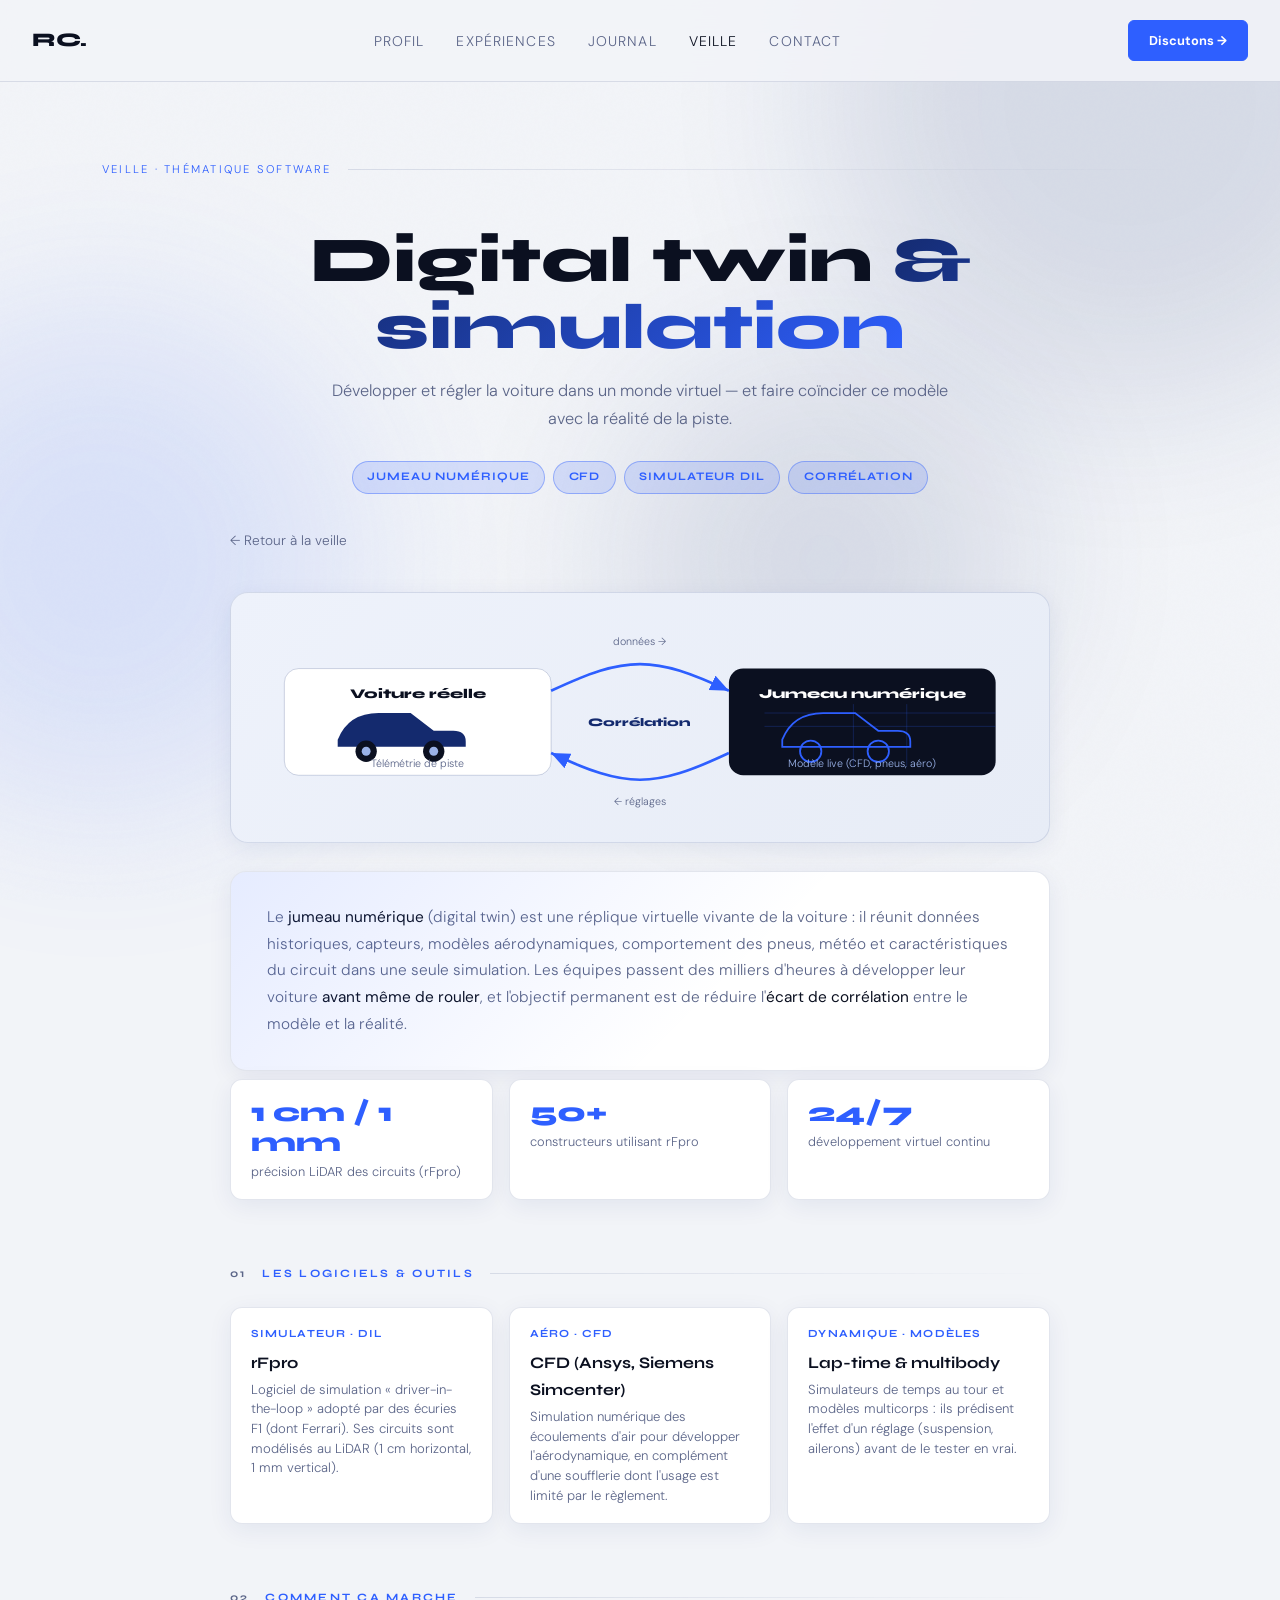
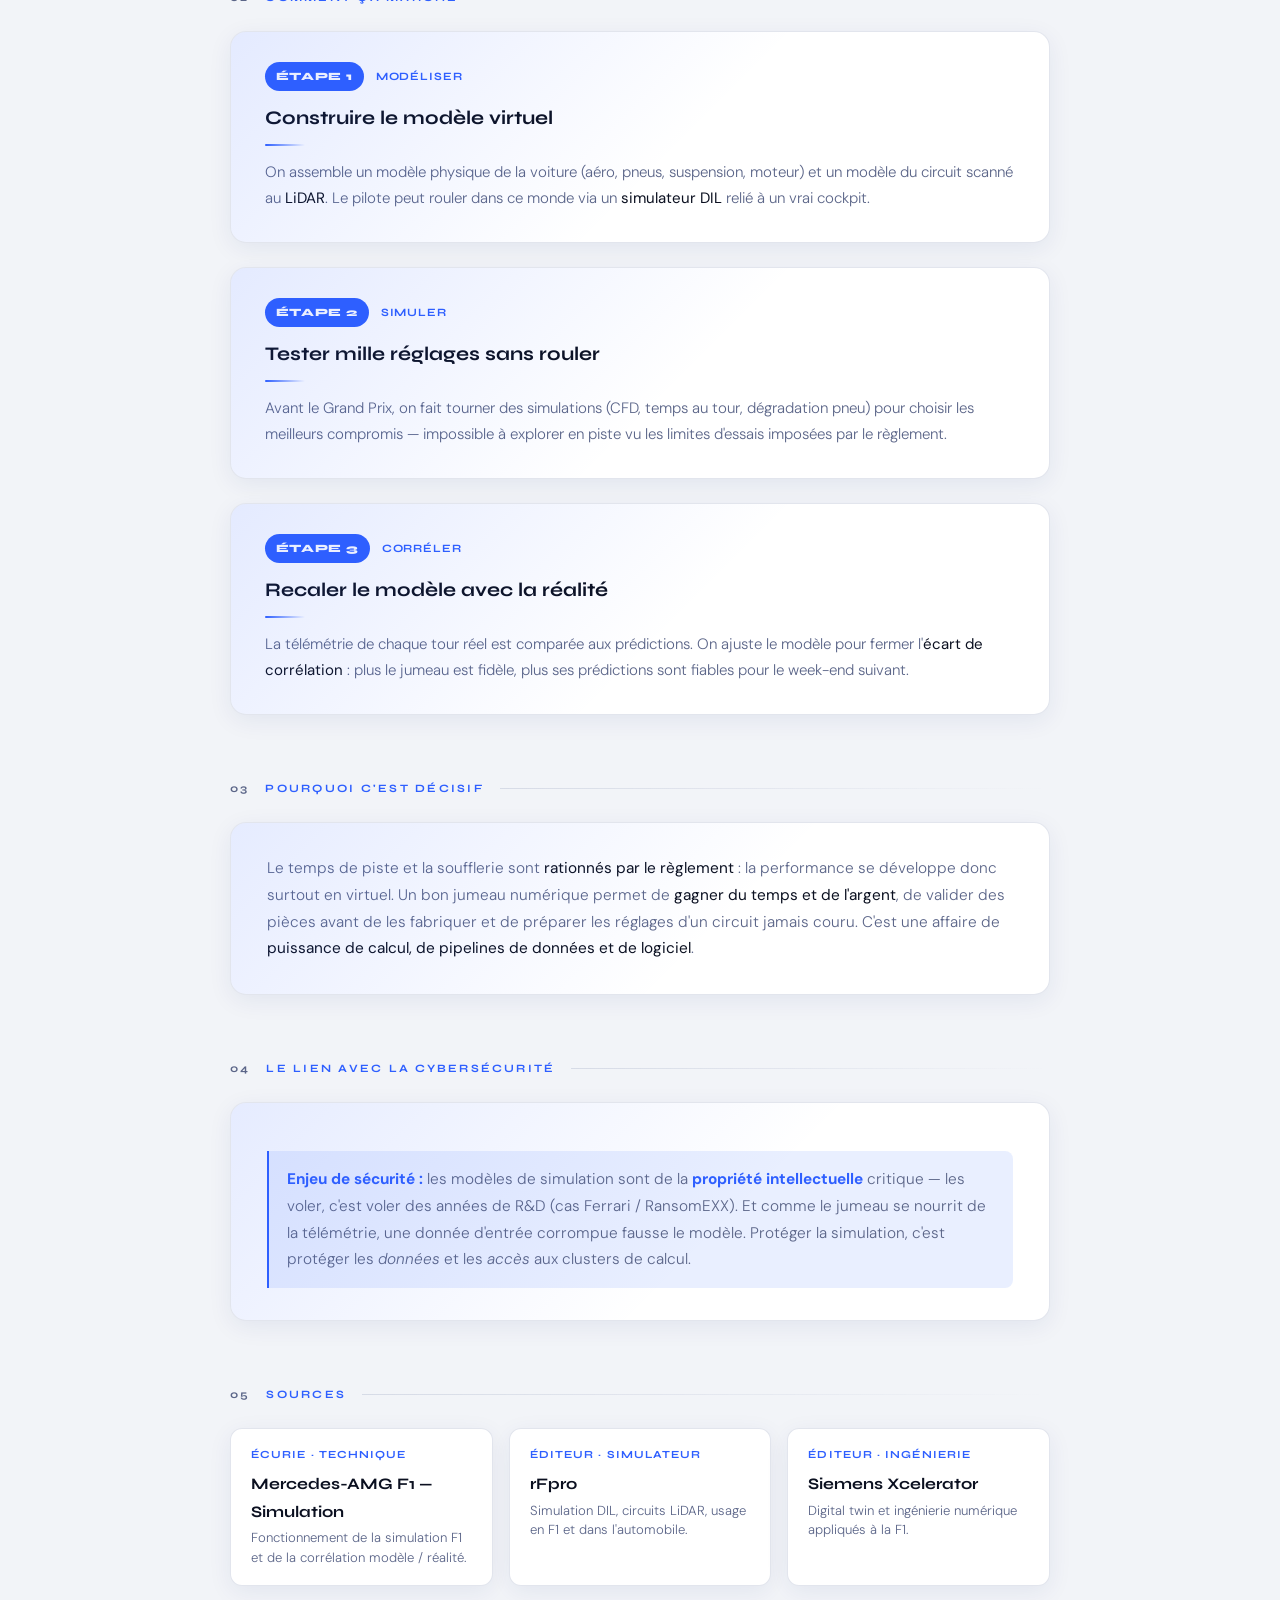
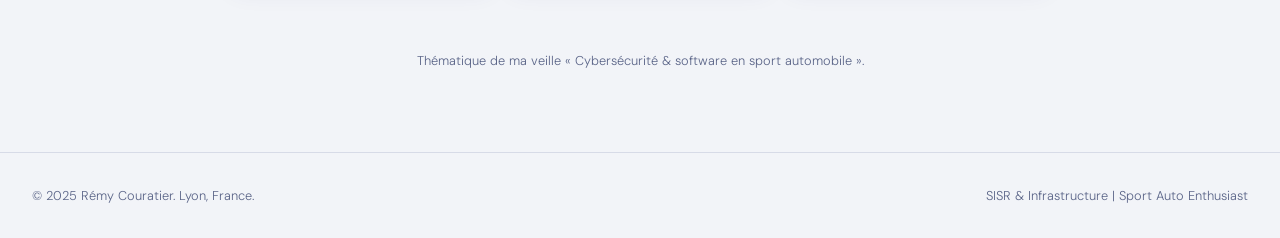
<file: veille-simulation.html>
<!DOCTYPE html>
<html lang="fr">
<head>
    <meta charset="UTF-8">
    <meta name="viewport" content="width=device-width, initial-scale=1.0">
    <title>Digital twin & simulation — Veille · Rémy Couratier</title>
    <meta name="description" content="Simulation en sport automobile : digital twin, CFD, simulateur pilote (DIL), corrélation — comment et pourquoi.">
    <link href="https://fonts.googleapis.com/css2?family=Syne:wght@400;700;800&family=DM+Sans:ital,wght@0,300;0,400;1,300&display=swap" rel="stylesheet">
    <link rel="stylesheet" href="style.css">
</head>
<body class="page-veille">

<div class="orb orb-1"></div>
<div class="orb orb-2"></div>
<div class="orb orb-3"></div>

<nav>
    <a href="index.html" class="nav-logo">RC.</a>
    <ul class="nav-links">
        <li><a href="index.html#about">Profil</a></li>
        <li><a href="index.html#projects">Expériences</a></li>
        <li><a href="journal.html">Journal</a></li>
        <li><a href="veille.html" class="active">Veille</a></li>
        <li><a href="index.html#contact">Contact</a></li>
    </ul>
    <a href="index.html#contact" class="btn btn-primary btn-nav">Discutons →</a>
</nav>

<div class="container">

    <section class="veille-hero">
        <div class="section-label">Veille · Thématique Software</div>
        <h1>Digital twin <span class="highlight">&amp; simulation</span></h1>
        <p>Développer et régler la voiture dans un monde virtuel — et faire coïncider ce modèle avec la réalité de la piste.</p>
        <div class="veille-badges">
            <span class="veille-badge">Jumeau numérique</span>
            <span class="veille-badge">CFD</span>
            <span class="veille-badge">Simulateur DIL</span>
            <span class="veille-badge">Corrélation</span>
        </div>
    </section>

    <div class="veille-wrap">
        <a href="veille.html" class="back-link">← Retour à la veille</a>

        <div class="theme-banner reveal">
            <svg viewBox="0 0 920 280" role="img" aria-label="Boucle de corrélation entre la voiture réelle et son jumeau numérique">
                <defs>
                    <marker id="ar2" markerWidth="10" markerHeight="10" refX="7" refY="3" orient="auto">
                        <path d="M0,0 L7,3 L0,6 Z" fill="#2E5FFF"></path>
                    </marker>
                </defs>
                <!-- Réel -->
                <rect x="60" y="85" width="300" height="120" rx="16" fill="#FFFFFF" stroke="#142A6E" stroke-opacity="0.22"></rect>
                <path d="M120 165 q12 -30 46 -30 h36 l26 20 h22 q14 0 14 12 v6 h-144 z" fill="#142A6E"></path>
                <circle cx="152" cy="178" r="12" fill="#0B1020"></circle><circle cx="152" cy="178" r="5" fill="#9AB2E8"></circle>
                <circle cx="228" cy="178" r="12" fill="#0B1020"></circle><circle cx="228" cy="178" r="5" fill="#9AB2E8"></circle>
                <text x="210" y="118" text-anchor="middle" font-family="Syne, sans-serif" font-weight="800" font-size="15" fill="#0B1020">Voiture réelle</text>
                <text x="210" y="196" text-anchor="middle" font-family="DM Sans, sans-serif" font-size="12" fill="#5B6588">Télémétrie de piste</text>

                <!-- Virtuel (wireframe) -->
                <rect x="560" y="85" width="300" height="120" rx="16" fill="#0B1020"></rect>
                <path d="M620 165 q12 -30 46 -30 h36 l26 20 h22 q14 0 14 12 v6 h-144 z" fill="none" stroke="#2E5FFF" stroke-width="2"></path>
                <circle cx="652" cy="178" r="12" fill="none" stroke="#2E5FFF" stroke-width="2"></circle>
                <circle cx="728" cy="178" r="12" fill="none" stroke="#2E5FFF" stroke-width="2"></circle>
                <path d="M600 150 h260 M600 135 h260 M700 125 v70 M760 125 v70" stroke="#2E5FFF" stroke-opacity="0.25" stroke-width="1"></path>
                <text x="710" y="118" text-anchor="middle" font-family="Syne, sans-serif" font-weight="800" font-size="15" fill="#FFFFFF">Jumeau numérique</text>
                <text x="710" y="196" text-anchor="middle" font-family="DM Sans, sans-serif" font-size="12" fill="#9AB2E8">Modèle live (CFD, pneus, aéro)</text>

                <!-- Boucle -->
                <path d="M360 110 C 445 70, 475 70, 560 110" fill="none" stroke="#2E5FFF" stroke-width="3" marker-end="url(#ar2)"></path>
                <path d="M560 180 C 475 220, 445 220, 360 180" fill="none" stroke="#2E5FFF" stroke-width="3" marker-end="url(#ar2)"></path>
                <text x="460" y="58" text-anchor="middle" font-family="DM Sans, sans-serif" font-size="12" fill="#5B6588">données →</text>
                <text x="460" y="238" text-anchor="middle" font-family="DM Sans, sans-serif" font-size="12" fill="#5B6588">← réglages</text>
                <text x="460" y="150" text-anchor="middle" font-family="Syne, sans-serif" font-weight="800" font-size="13" fill="#142A6E">Corrélation</text>
            </svg>
        </div>

        <div class="panel reveal">
            <p>Le <strong>jumeau numérique</strong> (digital twin) est une réplique virtuelle vivante de la voiture : il réunit données historiques, capteurs, modèles aérodynamiques, comportement des pneus, météo et caractéristiques du circuit dans une seule simulation. Les équipes passent des milliers d'heures à développer leur voiture <strong>avant même de rouler</strong>, et l'objectif permanent est de réduire l'<strong>écart de corrélation</strong> entre le modèle et la réalité.</p>
        </div>

        <div class="spec-row reveal">
            <div class="spec"><div class="spec-num">1 cm / 1 mm</div><div class="spec-label">précision LiDAR des circuits (rFpro)</div></div>
            <div class="spec"><div class="spec-num">50+</div><div class="spec-label">constructeurs utilisant rFpro</div></div>
            <div class="spec"><div class="spec-num">24/7</div><div class="spec-label">développement virtuel continu</div></div>
        </div>

        <!-- OUTILS -->
        <div class="block-label"><span>01</span> Les logiciels &amp; outils</div>
        <div class="src-grid">
            <div class="src-card reveal">
                <div class="src-type">Simulateur · DIL</div>
                <div class="src-name">rFpro</div>
                <div class="src-desc">Logiciel de simulation « driver-in-the-loop » adopté par des écuries F1 (dont Ferrari). Ses circuits sont modélisés au LiDAR (1 cm horizontal, 1 mm vertical).</div>
            </div>
            <div class="src-card reveal d1">
                <div class="src-type">Aéro · CFD</div>
                <div class="src-name">CFD (Ansys, Siemens Simcenter)</div>
                <div class="src-desc">Simulation numérique des écoulements d'air pour développer l'aérodynamique, en complément d'une soufflerie dont l'usage est limité par le règlement.</div>
            </div>
            <div class="src-card reveal d2">
                <div class="src-type">Dynamique · Modèles</div>
                <div class="src-name">Lap-time &amp; multibody</div>
                <div class="src-desc">Simulateurs de temps au tour et modèles multicorps : ils prédisent l'effet d'un réglage (suspension, ailerons) avant de le tester en vrai.</div>
            </div>
        </div>

        <!-- COMMENT -->
        <div class="block-label"><span>02</span> Comment ça marche</div>
        <div class="feed">
            <div class="entry reveal">
                <div class="entry-meta"><span class="step-badge">Étape 1</span><span class="entry-cat">Modéliser</span></div>
                <div class="entry-title">Construire le modèle virtuel</div>
                <div class="entry-divider"></div>
                <div class="entry-body"><p>On assemble un modèle physique de la voiture (aéro, pneus, suspension, moteur) et un modèle du circuit scanné au <strong>LiDAR</strong>. Le pilote peut rouler dans ce monde via un <strong>simulateur DIL</strong> relié à un vrai cockpit.</p></div>
            </div>
            <div class="entry reveal d1">
                <div class="entry-meta"><span class="step-badge">Étape 2</span><span class="entry-cat">Simuler</span></div>
                <div class="entry-title">Tester mille réglages sans rouler</div>
                <div class="entry-divider"></div>
                <div class="entry-body"><p>Avant le Grand Prix, on fait tourner des simulations (CFD, temps au tour, dégradation pneu) pour choisir les meilleurs compromis — impossible à explorer en piste vu les limites d'essais imposées par le règlement.</p></div>
            </div>
            <div class="entry reveal d2">
                <div class="entry-meta"><span class="step-badge">Étape 3</span><span class="entry-cat">Corréler</span></div>
                <div class="entry-title">Recaler le modèle avec la réalité</div>
                <div class="entry-divider"></div>
                <div class="entry-body"><p>La télémétrie de chaque tour réel est comparée aux prédictions. On ajuste le modèle pour fermer l'<strong>écart de corrélation</strong> : plus le jumeau est fidèle, plus ses prédictions sont fiables pour le week-end suivant.</p></div>
            </div>
        </div>

        <!-- POURQUOI -->
        <div class="block-label"><span>03</span> Pourquoi c'est décisif</div>
        <div class="panel reveal">
            <p>Le temps de piste et la soufflerie sont <strong>rationnés par le règlement</strong> : la performance se développe donc surtout en virtuel. Un bon jumeau numérique permet de <strong>gagner du temps et de l'argent</strong>, de valider des pièces avant de les fabriquer et de préparer les réglages d'un circuit jamais couru. C'est une affaire de <strong>puissance de calcul, de pipelines de données et de logiciel</strong>.</p>
        </div>

        <!-- CYBER -->
        <div class="block-label"><span>04</span> Le lien avec la cybersécurité</div>
        <div class="panel reveal">
            <p class="entry-analyse"><strong>Enjeu de sécurité :</strong> les modèles de simulation sont de la <strong>propriété intellectuelle</strong> critique — les voler, c'est voler des années de R&amp;D (cas Ferrari / RansomEXX). Et comme le jumeau se nourrit de la télémétrie, une donnée d'entrée corrompue fausse le modèle. Protéger la simulation, c'est protéger les <em>données</em> et les <em>accès</em> aux clusters de calcul.</p>
        </div>

        <!-- SOURCES -->
        <div class="block-label"><span>05</span> Sources</div>
        <div class="src-grid">
            <a href="https://www.mercedesamgf1.com/news/how-does-f1-simulation-work" target="_blank" rel="noopener" class="src-card reveal">
                <div class="src-type">Écurie · Technique</div>
                <div class="src-name">Mercedes-AMG F1 — Simulation</div>
                <div class="src-desc">Fonctionnement de la simulation F1 et de la corrélation modèle / réalité.</div>
            </a>
            <a href="https://rfpro.com/" target="_blank" rel="noopener" class="src-card reveal d1">
                <div class="src-type">Éditeur · Simulateur</div>
                <div class="src-name">rFpro</div>
                <div class="src-desc">Simulation DIL, circuits LiDAR, usage en F1 et dans l'automobile.</div>
            </a>
            <a href="https://community.xcelerator.siemens.com/" target="_blank" rel="noopener" class="src-card reveal d2">
                <div class="src-type">Éditeur · Ingénierie</div>
                <div class="src-name">Siemens Xcelerator</div>
                <div class="src-desc">Digital twin et ingénierie numérique appliqués à la F1.</div>
            </a>
        </div>

        <p class="maj-note">Thématique de ma veille « Cybersécurité &amp; software en sport automobile ».</p>

    </div>
</div>

<footer>
    <span>© 2025 Rémy Couratier. Lyon, France.</span>
    <span>SISR & Infrastructure | Sport Auto Enthusiast</span>
</footer>

<script>
    const io = new IntersectionObserver((entries) => {
        entries.forEach(entry => { if (entry.isIntersecting) entry.target.classList.add('visible'); });
    }, { threshold: 0.12 });
    document.querySelectorAll('.reveal').forEach(el => io.observe(el));
</script>
</body>
</html>
</file>
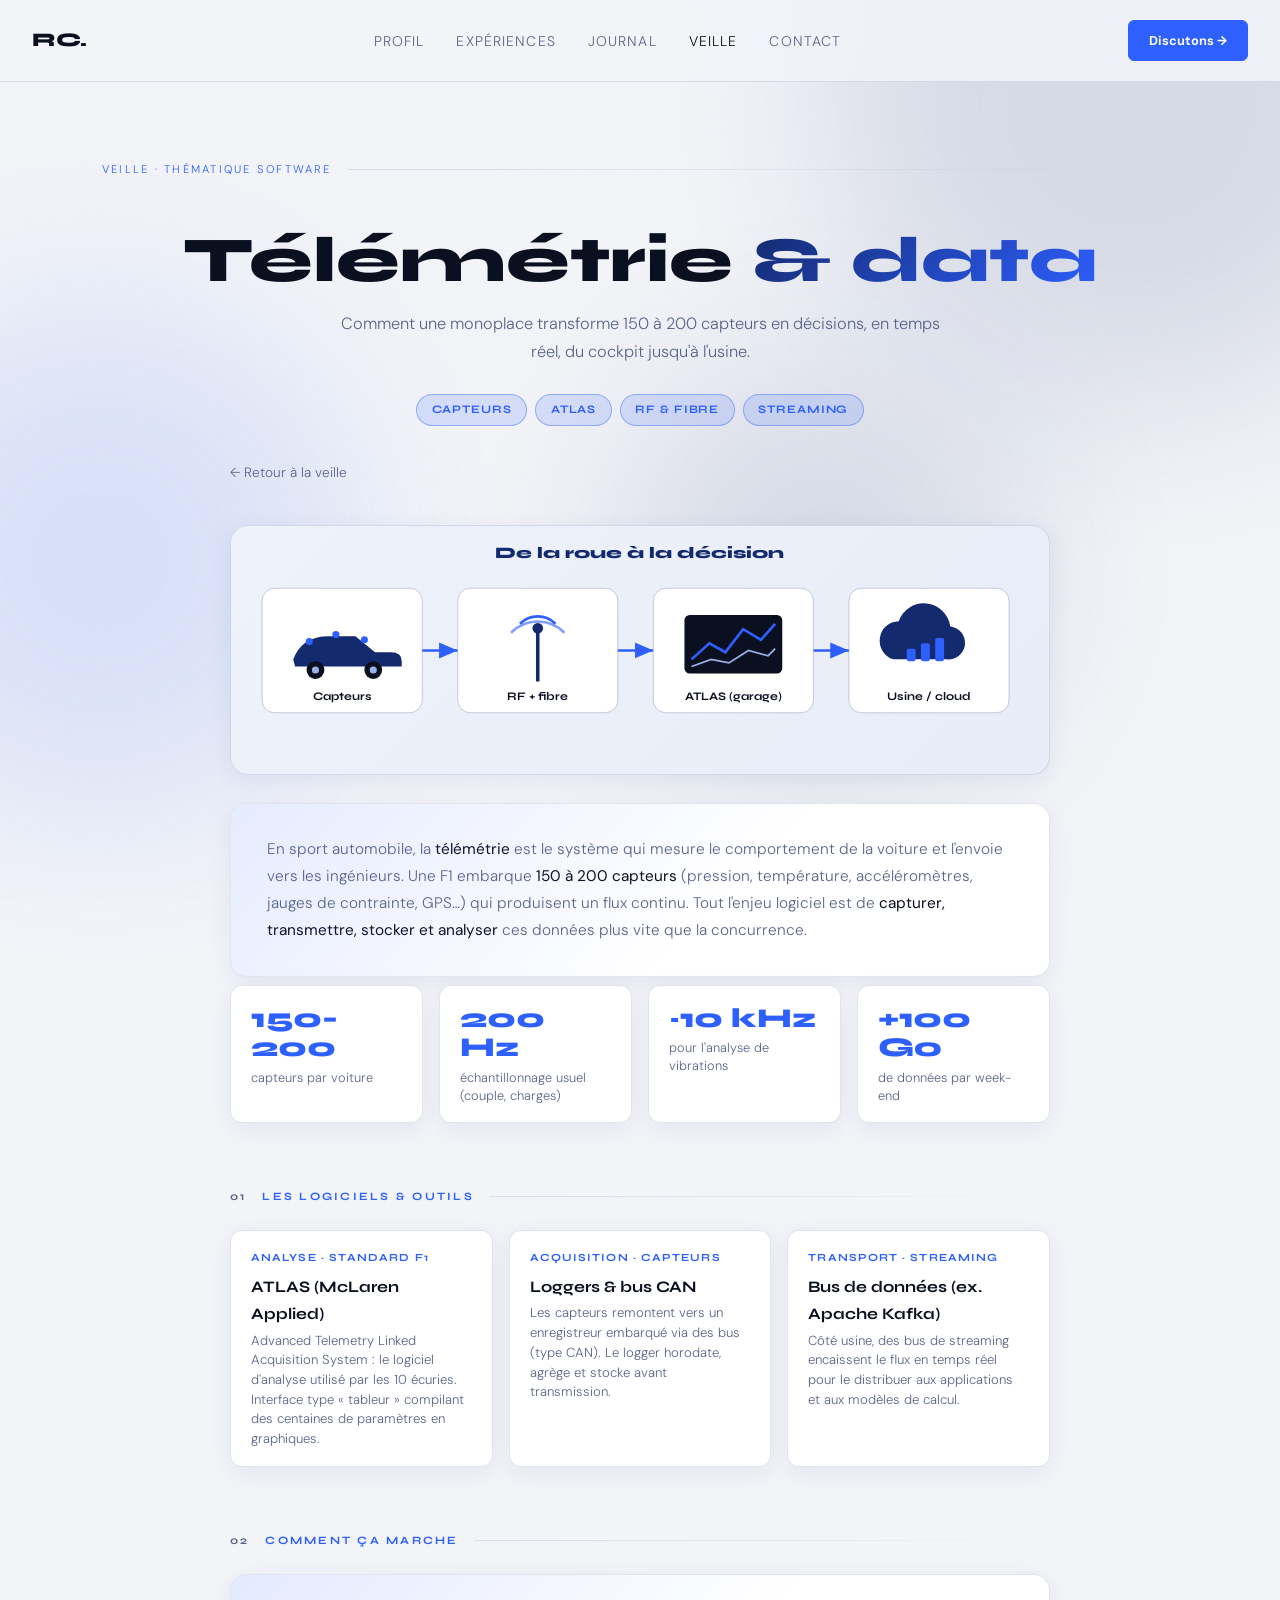
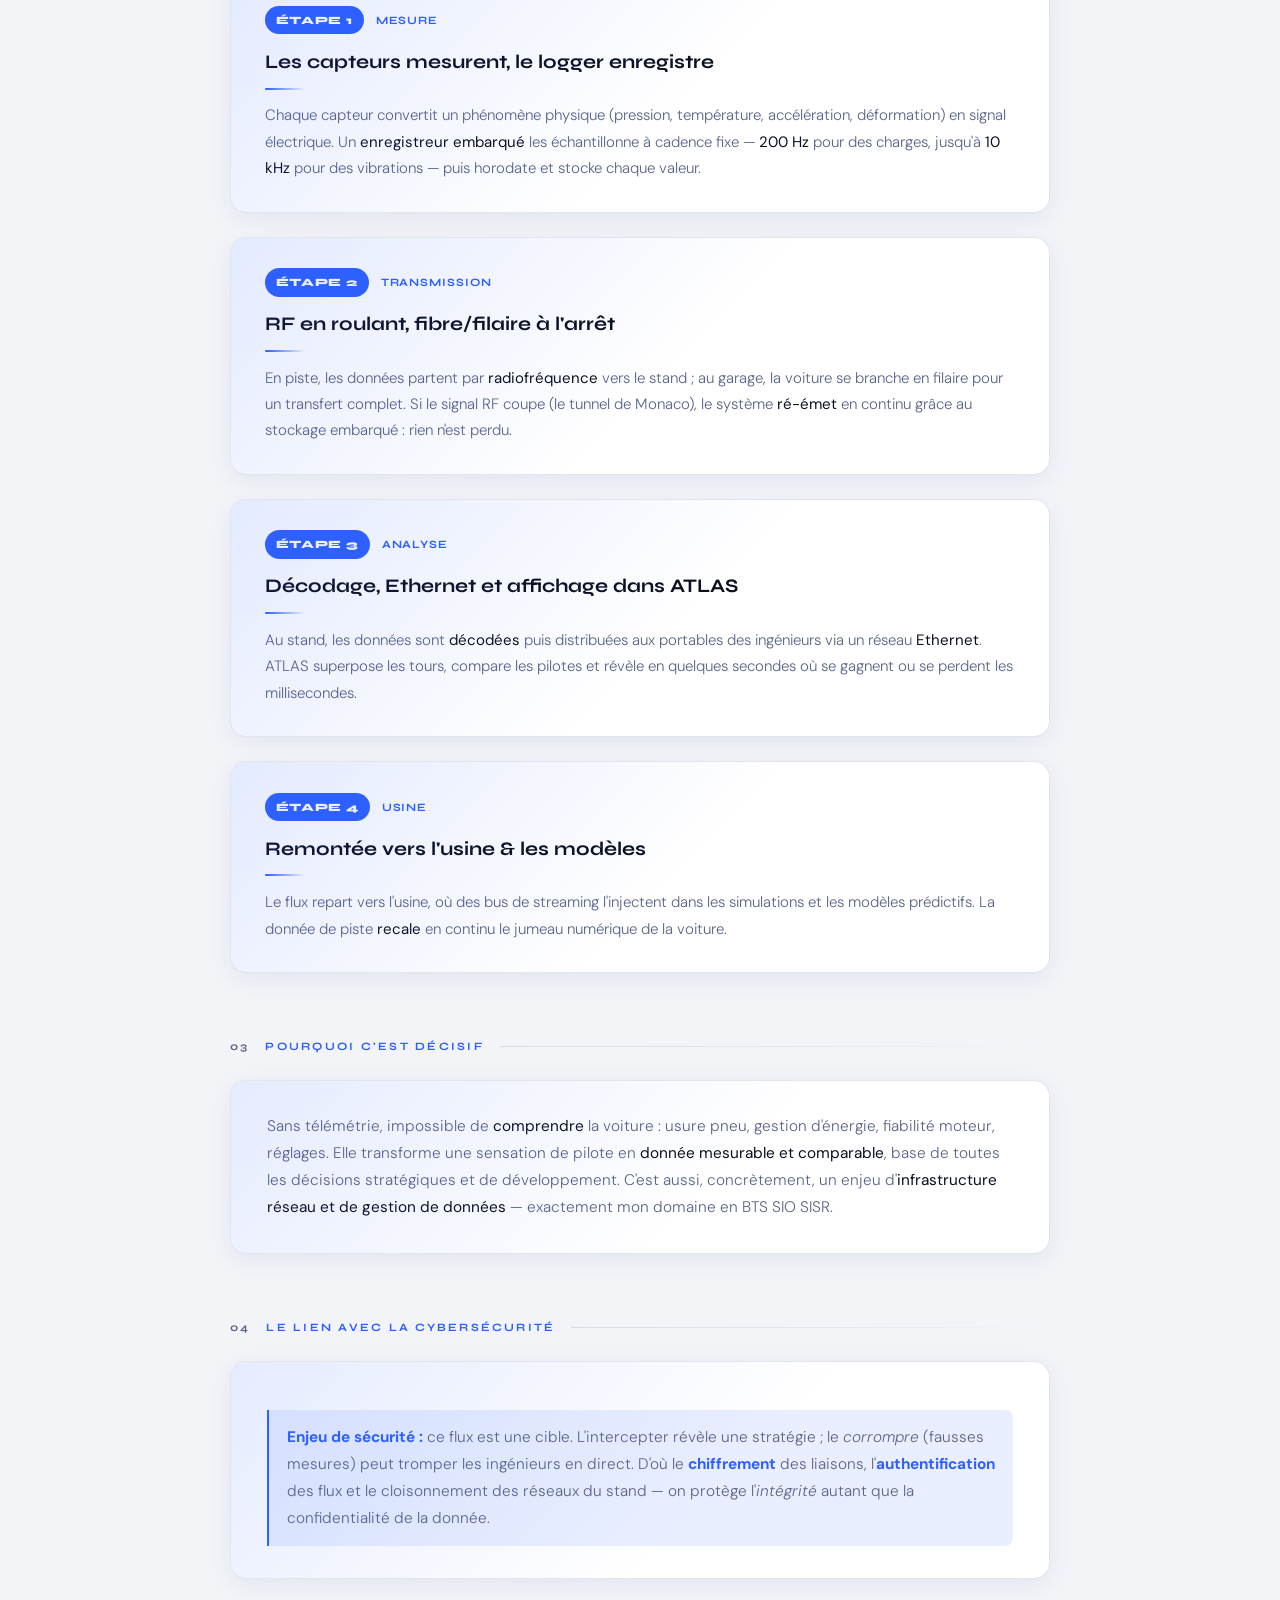
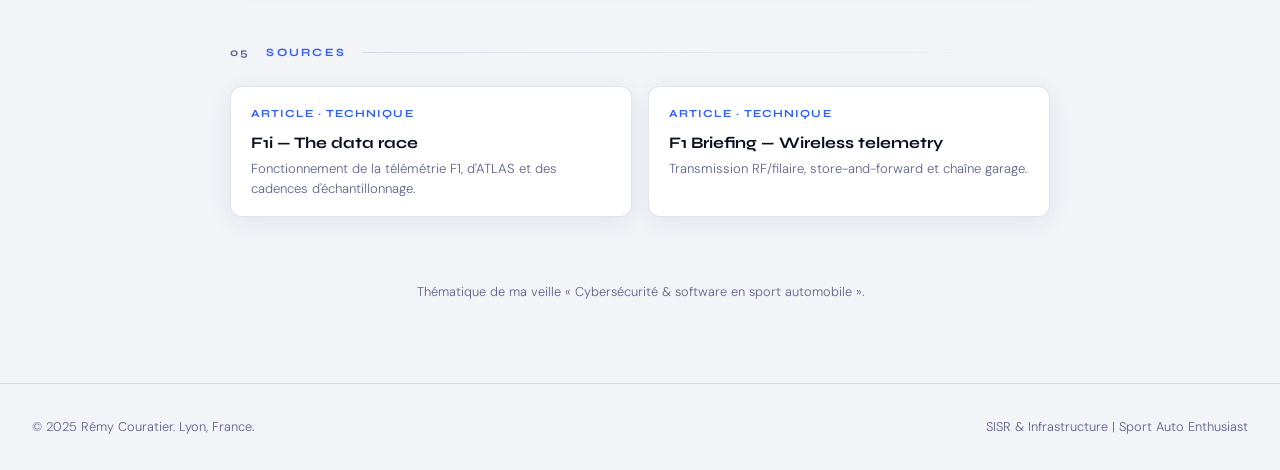
<file: veille-telemetrie.html>
<!DOCTYPE html>
<html lang="fr">
<head>
    <meta charset="UTF-8">
    <meta name="viewport" content="width=device-width, initial-scale=1.0">
    <title>Télémétrie & data — Veille · Rémy Couratier</title>
    <meta name="description" content="Télémétrie en sport automobile : capteurs, ATLAS, bus CAN, RF et fibre — comment et pourquoi.">
    <link href="https://fonts.googleapis.com/css2?family=Syne:wght@400;700;800&family=DM+Sans:ital,wght@0,300;0,400;1,300&display=swap" rel="stylesheet">
    <link rel="stylesheet" href="style.css">
</head>
<body class="page-veille">

<div class="orb orb-1"></div>
<div class="orb orb-2"></div>
<div class="orb orb-3"></div>

<nav>
    <a href="index.html" class="nav-logo">RC.</a>
    <ul class="nav-links">
        <li><a href="index.html#about">Profil</a></li>
        <li><a href="index.html#projects">Expériences</a></li>
        <li><a href="journal.html">Journal</a></li>
        <li><a href="veille.html" class="active">Veille</a></li>
        <li><a href="index.html#contact">Contact</a></li>
    </ul>
    <a href="index.html#contact" class="btn btn-primary btn-nav">Discutons →</a>
</nav>

<div class="container">

    <section class="veille-hero">
        <div class="section-label">Veille · Thématique Software</div>
        <h1>Télémétrie <span class="highlight">&amp; data</span></h1>
        <p>Comment une monoplace transforme 150 à 200 capteurs en décisions, en temps réel, du cockpit jusqu'à l'usine.</p>
        <div class="veille-badges">
            <span class="veille-badge">Capteurs</span>
            <span class="veille-badge">ATLAS</span>
            <span class="veille-badge">RF &amp; fibre</span>
            <span class="veille-badge">Streaming</span>
        </div>
    </section>

    <div class="veille-wrap">
        <a href="veille.html" class="back-link">← Retour à la veille</a>

        <div class="theme-banner reveal">
            <svg viewBox="0 0 920 280" role="img" aria-label="Chaîne de la télémétrie : capteurs, transmission, ATLAS, usine">
                <defs>
                    <marker id="ar" markerWidth="10" markerHeight="10" refX="7" refY="3" orient="auto">
                        <path d="M0,0 L7,3 L0,6 Z" fill="#2E5FFF"></path>
                    </marker>
                </defs>
                <!-- flèches -->
                <line x1="215" y1="140" x2="255" y2="140" stroke="#2E5FFF" stroke-width="3" marker-end="url(#ar)"></line>
                <line x1="435" y1="140" x2="475" y2="140" stroke="#2E5FFF" stroke-width="3" marker-end="url(#ar)"></line>
                <line x1="655" y1="140" x2="695" y2="140" stroke="#2E5FFF" stroke-width="3" marker-end="url(#ar)"></line>

                <!-- 1. Voiture + capteurs -->
                <rect x="35" y="70" width="180" height="140" rx="14" fill="#FFFFFF" stroke="#142A6E" stroke-opacity="0.25"></rect>
                <path d="M70 150 q10 -26 40 -26 h30 l22 18 h18 q12 0 12 10 v6 h-120 z" fill="#142A6E"></path>
                <circle cx="95" cy="162" r="10" fill="#0B1020"></circle><circle cx="95" cy="162" r="4" fill="#9AB2E8"></circle>
                <circle cx="160" cy="162" r="10" fill="#0B1020"></circle><circle cx="160" cy="162" r="4" fill="#9AB2E8"></circle>
                <circle cx="88" cy="130" r="4" fill="#2E5FFF"></circle>
                <circle cx="118" cy="122" r="4" fill="#2E5FFF"></circle>
                <circle cx="150" cy="128" r="4" fill="#2E5FFF"></circle>
                <text x="125" y="196" text-anchor="middle" font-family="Syne, sans-serif" font-weight="700" font-size="13" fill="#0B1020">Capteurs</text>

                <!-- 2. Transmission -->
                <rect x="255" y="70" width="180" height="140" rx="14" fill="#FFFFFF" stroke="#142A6E" stroke-opacity="0.25"></rect>
                <line x1="345" y1="175" x2="345" y2="120" stroke="#142A6E" stroke-width="4"></line>
                <circle cx="345" cy="115" r="6" fill="#142A6E"></circle>
                <path d="M325 110 a28 28 0 0 1 40 0" fill="none" stroke="#2E5FFF" stroke-width="3"></path>
                <path d="M315 120 a42 42 0 0 1 60 0" fill="none" stroke="#2E5FFF" stroke-width="3" stroke-opacity="0.6"></path>
                <text x="345" y="196" text-anchor="middle" font-family="Syne, sans-serif" font-weight="700" font-size="13" fill="#0B1020">RF + fibre</text>

                <!-- 3. ATLAS (écran) -->
                <rect x="475" y="70" width="180" height="140" rx="14" fill="#FFFFFF" stroke="#142A6E" stroke-opacity="0.25"></rect>
                <rect x="510" y="100" width="110" height="66" rx="6" fill="#0B1020"></rect>
                <polyline points="518,150 538,132 556,142 576,116 596,128 612,110" fill="none" stroke="#2E5FFF" stroke-width="3"></polyline>
                <polyline points="518,158 540,150 560,154 582,140 604,146 612,138" fill="none" stroke="#9AB2E8" stroke-width="2"></polyline>
                <text x="565" y="196" text-anchor="middle" font-family="Syne, sans-serif" font-weight="700" font-size="13" fill="#0B1020">ATLAS (garage)</text>

                <!-- 4. Usine / cloud -->
                <rect x="695" y="70" width="180" height="140" rx="14" fill="#FFFFFF" stroke="#142A6E" stroke-opacity="0.25"></rect>
                <path d="M745 150 a22 22 0 0 1 6 -43 a30 30 0 0 1 58 6 a18 18 0 0 1 -4 37 z" fill="#142A6E"></path>
                <rect x="760" y="138" width="10" height="14" rx="2" fill="#2E5FFF"></rect>
                <rect x="776" y="132" width="10" height="20" rx="2" fill="#2E5FFF"></rect>
                <rect x="792" y="126" width="10" height="26" rx="2" fill="#2E5FFF"></rect>
                <text x="785" y="196" text-anchor="middle" font-family="Syne, sans-serif" font-weight="700" font-size="13" fill="#0B1020">Usine / cloud</text>

                <text x="460" y="36" text-anchor="middle" font-family="Syne, sans-serif" font-weight="800" font-size="18" fill="#142A6E">De la roue à la décision</text>
            </svg>
        </div>

        <div class="panel reveal">
            <p>En sport automobile, la <strong>télémétrie</strong> est le système qui mesure le comportement de la voiture et l'envoie vers les ingénieurs. Une F1 embarque <strong>150 à 200 capteurs</strong> (pression, température, accéléromètres, jauges de contrainte, GPS…) qui produisent un flux continu. Tout l'enjeu logiciel est de <strong>capturer, transmettre, stocker et analyser</strong> ces données plus vite que la concurrence.</p>
        </div>

        <div class="spec-row reveal">
            <div class="spec"><div class="spec-num">150-200</div><div class="spec-label">capteurs par voiture</div></div>
            <div class="spec"><div class="spec-num">200 Hz</div><div class="spec-label">échantillonnage usuel (couple, charges)</div></div>
            <div class="spec"><div class="spec-num">~10 kHz</div><div class="spec-label">pour l'analyse de vibrations</div></div>
            <div class="spec"><div class="spec-num">+100 Go</div><div class="spec-label">de données par week-end</div></div>
        </div>

        <!-- OUTILS -->
        <div class="block-label"><span>01</span> Les logiciels &amp; outils</div>
        <div class="src-grid">
            <div class="src-card reveal">
                <div class="src-type">Analyse · Standard F1</div>
                <div class="src-name">ATLAS (McLaren Applied)</div>
                <div class="src-desc">Advanced Telemetry Linked Acquisition System : le logiciel d'analyse utilisé par les 10 écuries. Interface type « tableur » compilant des centaines de paramètres en graphiques.</div>
            </div>
            <div class="src-card reveal d1">
                <div class="src-type">Acquisition · Capteurs</div>
                <div class="src-name">Loggers &amp; bus CAN</div>
                <div class="src-desc">Les capteurs remontent vers un enregistreur embarqué via des bus (type CAN). Le logger horodate, agrège et stocke avant transmission.</div>
            </div>
            <div class="src-card reveal d2">
                <div class="src-type">Transport · Streaming</div>
                <div class="src-name">Bus de données (ex. Apache Kafka)</div>
                <div class="src-desc">Côté usine, des bus de streaming encaissent le flux en temps réel pour le distribuer aux applications et aux modèles de calcul.</div>
            </div>
        </div>

        <!-- COMMENT -->
        <div class="block-label"><span>02</span> Comment ça marche</div>
        <div class="feed">
            <div class="entry reveal">
                <div class="entry-meta"><span class="step-badge">Étape 1</span><span class="entry-cat">Mesure</span></div>
                <div class="entry-title">Les capteurs mesurent, le logger enregistre</div>
                <div class="entry-divider"></div>
                <div class="entry-body"><p>Chaque capteur convertit un phénomène physique (pression, température, accélération, déformation) en signal électrique. Un <strong>enregistreur embarqué</strong> les échantillonne à cadence fixe — <strong>200 Hz</strong> pour des charges, jusqu'à <strong>10 kHz</strong> pour des vibrations — puis horodate et stocke chaque valeur.</p></div>
            </div>
            <div class="entry reveal d1">
                <div class="entry-meta"><span class="step-badge">Étape 2</span><span class="entry-cat">Transmission</span></div>
                <div class="entry-title">RF en roulant, fibre/filaire à l'arrêt</div>
                <div class="entry-divider"></div>
                <div class="entry-body"><p>En piste, les données partent par <strong>radiofréquence</strong> vers le stand ; au garage, la voiture se branche en filaire pour un transfert complet. Si le signal RF coupe (le tunnel de Monaco), le système <strong>ré-émet</strong> en continu grâce au stockage embarqué : rien n'est perdu.</p></div>
            </div>
            <div class="entry reveal d2">
                <div class="entry-meta"><span class="step-badge">Étape 3</span><span class="entry-cat">Analyse</span></div>
                <div class="entry-title">Décodage, Ethernet et affichage dans ATLAS</div>
                <div class="entry-divider"></div>
                <div class="entry-body"><p>Au stand, les données sont <strong>décodées</strong> puis distribuées aux portables des ingénieurs via un réseau <strong>Ethernet</strong>. ATLAS superpose les tours, compare les pilotes et révèle en quelques secondes où se gagnent ou se perdent les millisecondes.</p></div>
            </div>
            <div class="entry reveal">
                <div class="entry-meta"><span class="step-badge">Étape 4</span><span class="entry-cat">Usine</span></div>
                <div class="entry-title">Remontée vers l'usine &amp; les modèles</div>
                <div class="entry-divider"></div>
                <div class="entry-body"><p>Le flux repart vers l'usine, où des bus de streaming l'injectent dans les simulations et les modèles prédictifs. La donnée de piste <strong>recale</strong> en continu le jumeau numérique de la voiture.</p></div>
            </div>
        </div>

        <!-- POURQUOI -->
        <div class="block-label"><span>03</span> Pourquoi c'est décisif</div>
        <div class="panel reveal">
            <p>Sans télémétrie, impossible de <strong>comprendre</strong> la voiture : usure pneu, gestion d'énergie, fiabilité moteur, réglages. Elle transforme une sensation de pilote en <strong>donnée mesurable et comparable</strong>, base de toutes les décisions stratégiques et de développement. C'est aussi, concrètement, un enjeu d'<strong>infrastructure réseau et de gestion de données</strong> — exactement mon domaine en BTS SIO SISR.</p>
        </div>

        <!-- CYBER -->
        <div class="block-label"><span>04</span> Le lien avec la cybersécurité</div>
        <div class="panel reveal">
            <p class="entry-analyse"><strong>Enjeu de sécurité :</strong> ce flux est une cible. L'intercepter révèle une stratégie ; le <em>corrompre</em> (fausses mesures) peut tromper les ingénieurs en direct. D'où le <strong>chiffrement</strong> des liaisons, l'<strong>authentification</strong> des flux et le cloisonnement des réseaux du stand — on protège l'<em>intégrité</em> autant que la confidentialité de la donnée.</p>
        </div>

        <!-- SOURCES -->
        <div class="block-label"><span>05</span> Sources</div>
        <div class="src-grid">
            <a href="https://en.f1i.com/magazine/73067-f1-telemetry-data-race.html" target="_blank" rel="noopener" class="src-card reveal">
                <div class="src-type">Article · Technique</div>
                <div class="src-name">F1i — The data race</div>
                <div class="src-desc">Fonctionnement de la télémétrie F1, d'ATLAS et des cadences d'échantillonnage.</div>
            </a>
            <a href="https://f1briefing.com/how-wireless-telemetry-works-in-f1/" target="_blank" rel="noopener" class="src-card reveal d1">
                <div class="src-type">Article · Technique</div>
                <div class="src-name">F1 Briefing — Wireless telemetry</div>
                <div class="src-desc">Transmission RF/filaire, store-and-forward et chaîne garage.</div>
            </a>
        </div>

        <p class="maj-note">Thématique de ma veille « Cybersécurité &amp; software en sport automobile ».</p>

    </div>
</div>

<footer>
    <span>© 2025 Rémy Couratier. Lyon, France.</span>
    <span>SISR & Infrastructure | Sport Auto Enthusiast</span>
</footer>

<script>
    const io = new IntersectionObserver((entries) => {
        entries.forEach(entry => { if (entry.isIntersecting) entry.target.classList.add('visible'); });
    }, { threshold: 0.12 });
    document.querySelectorAll('.reveal').forEach(el => io.observe(el));
</script>
</body>
</html>
</file>
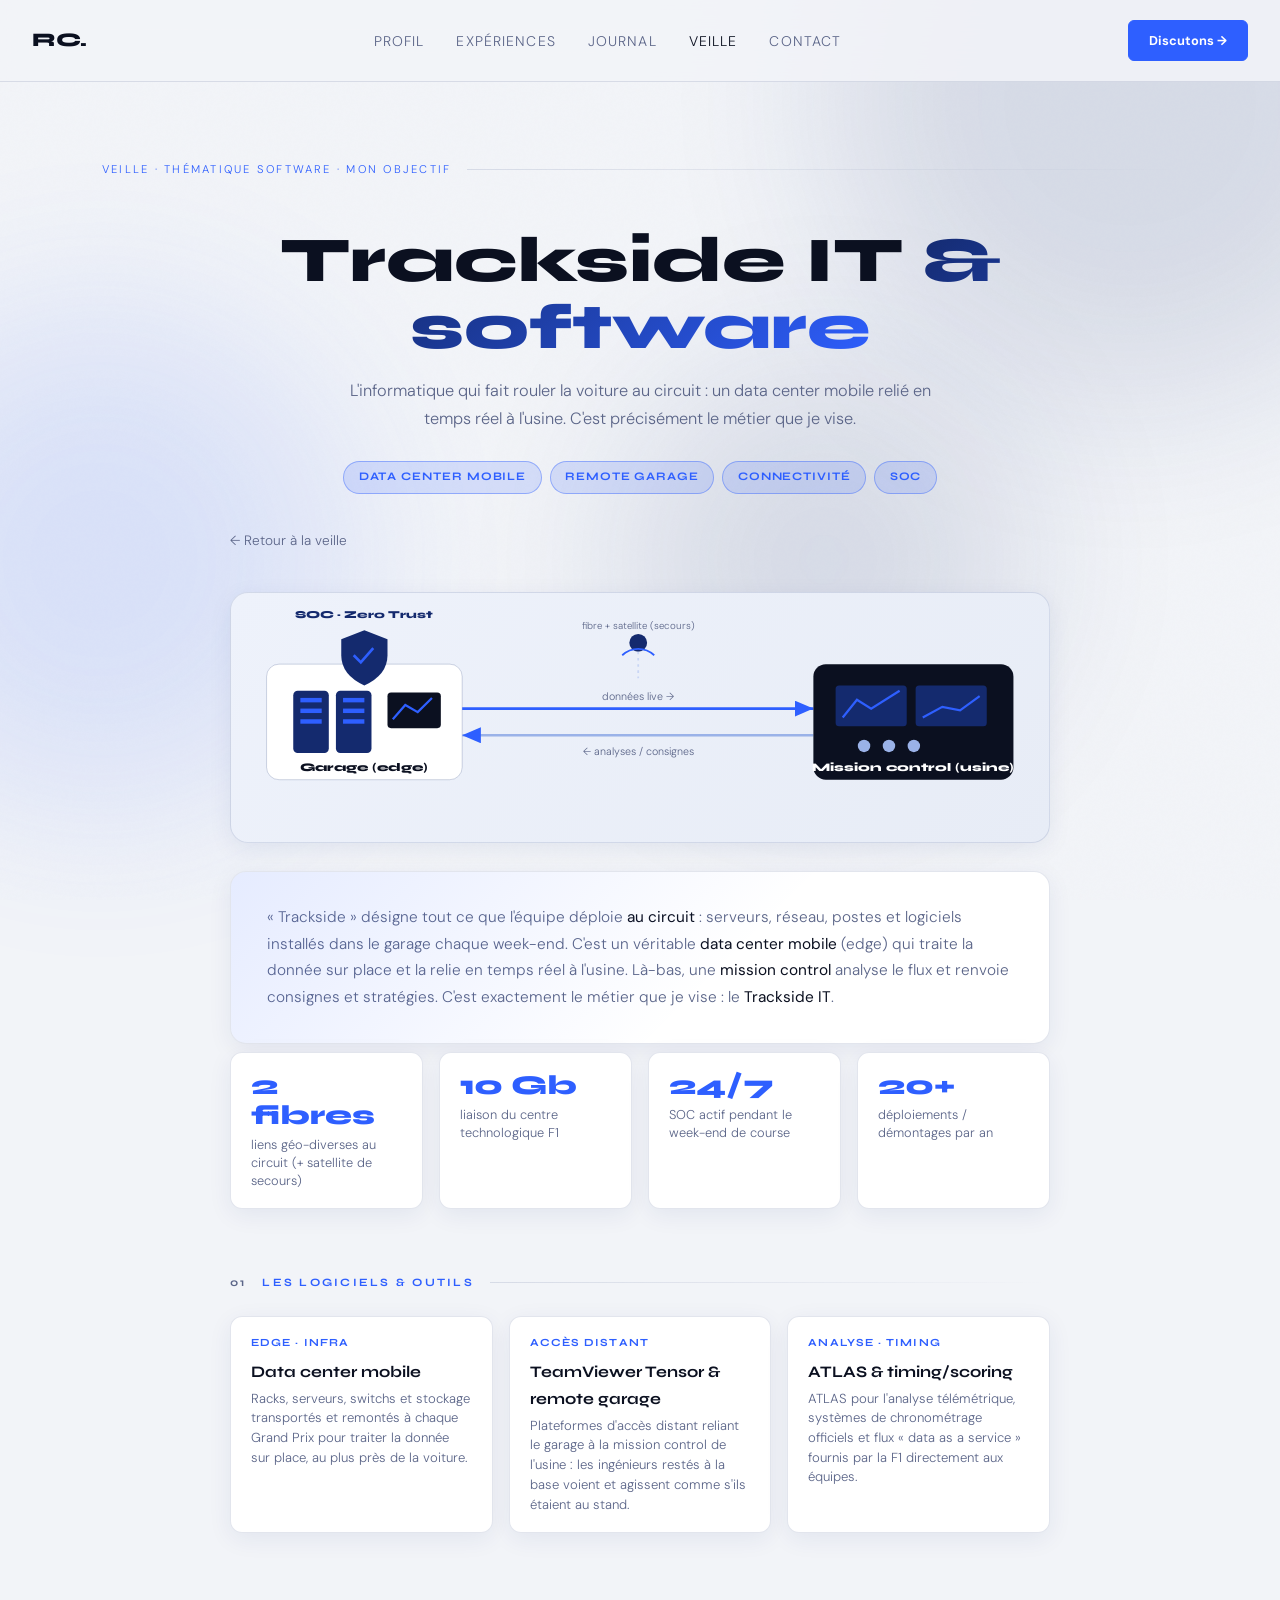
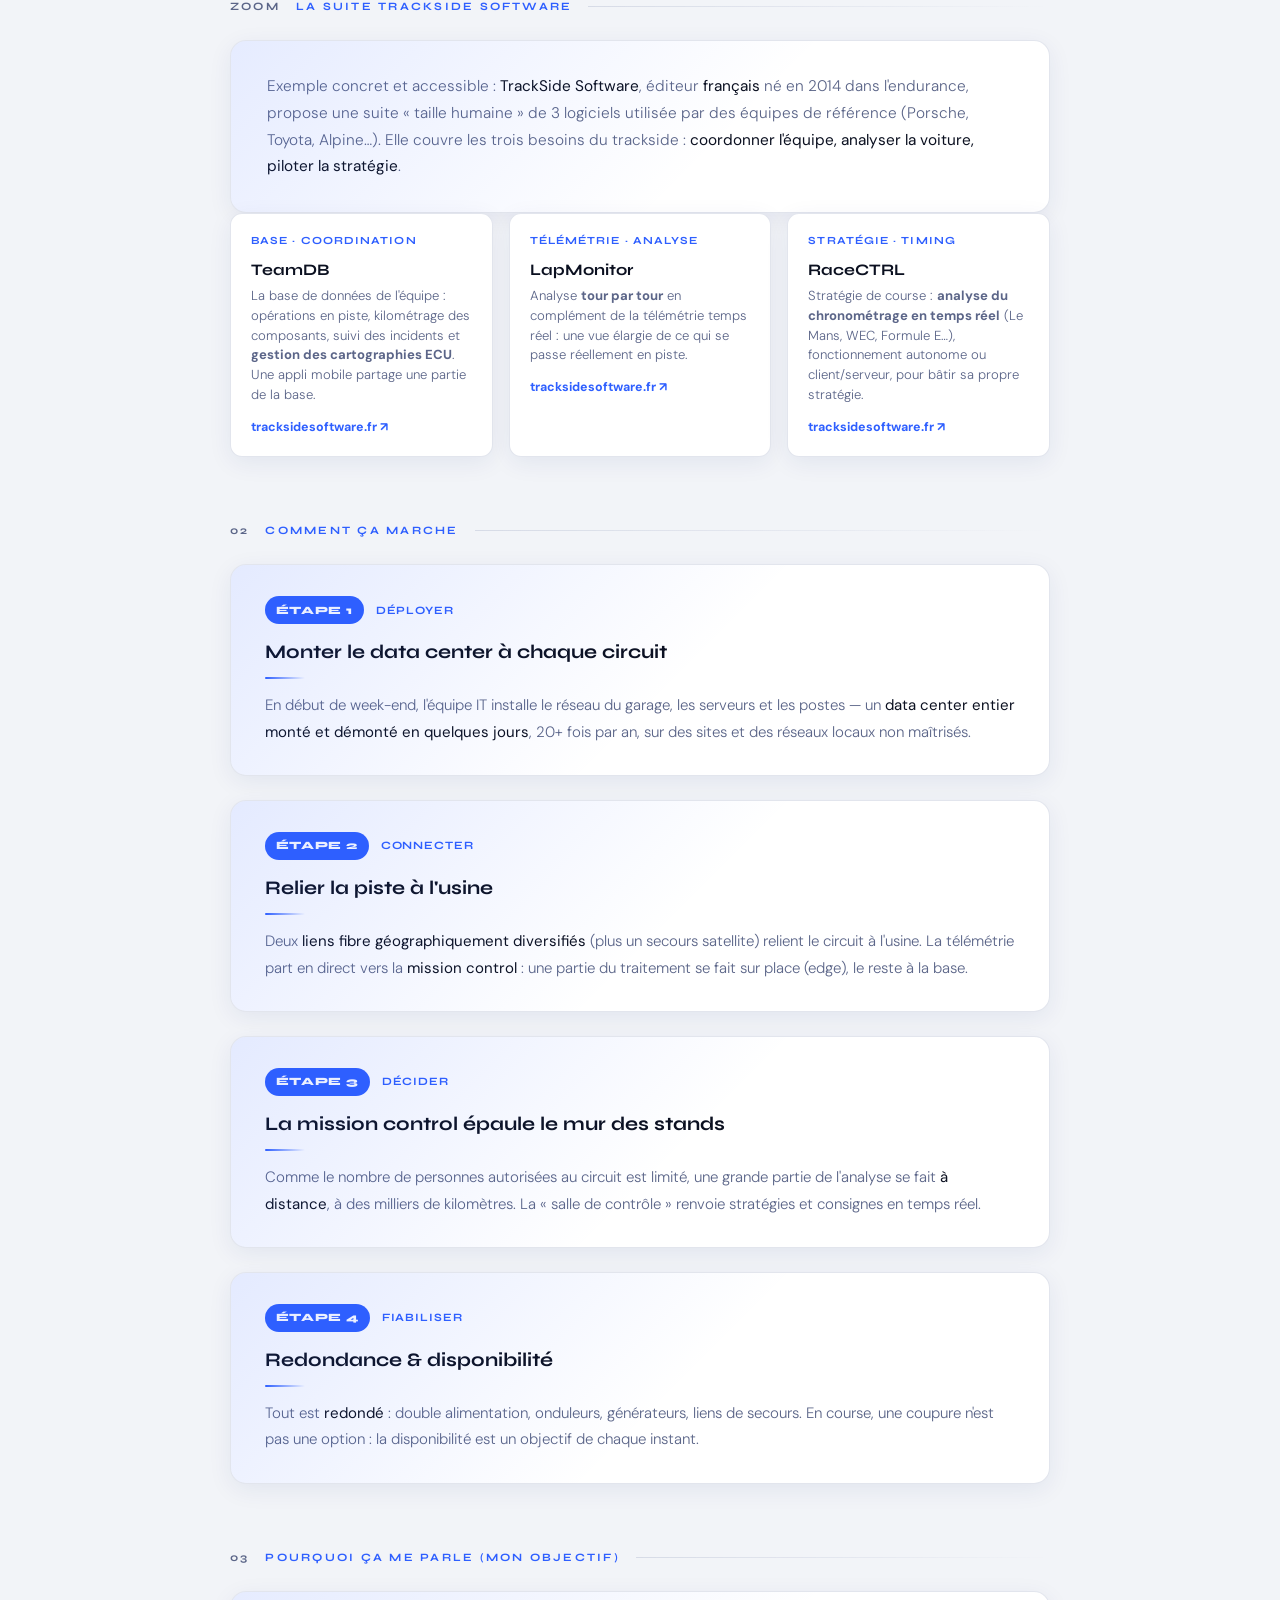
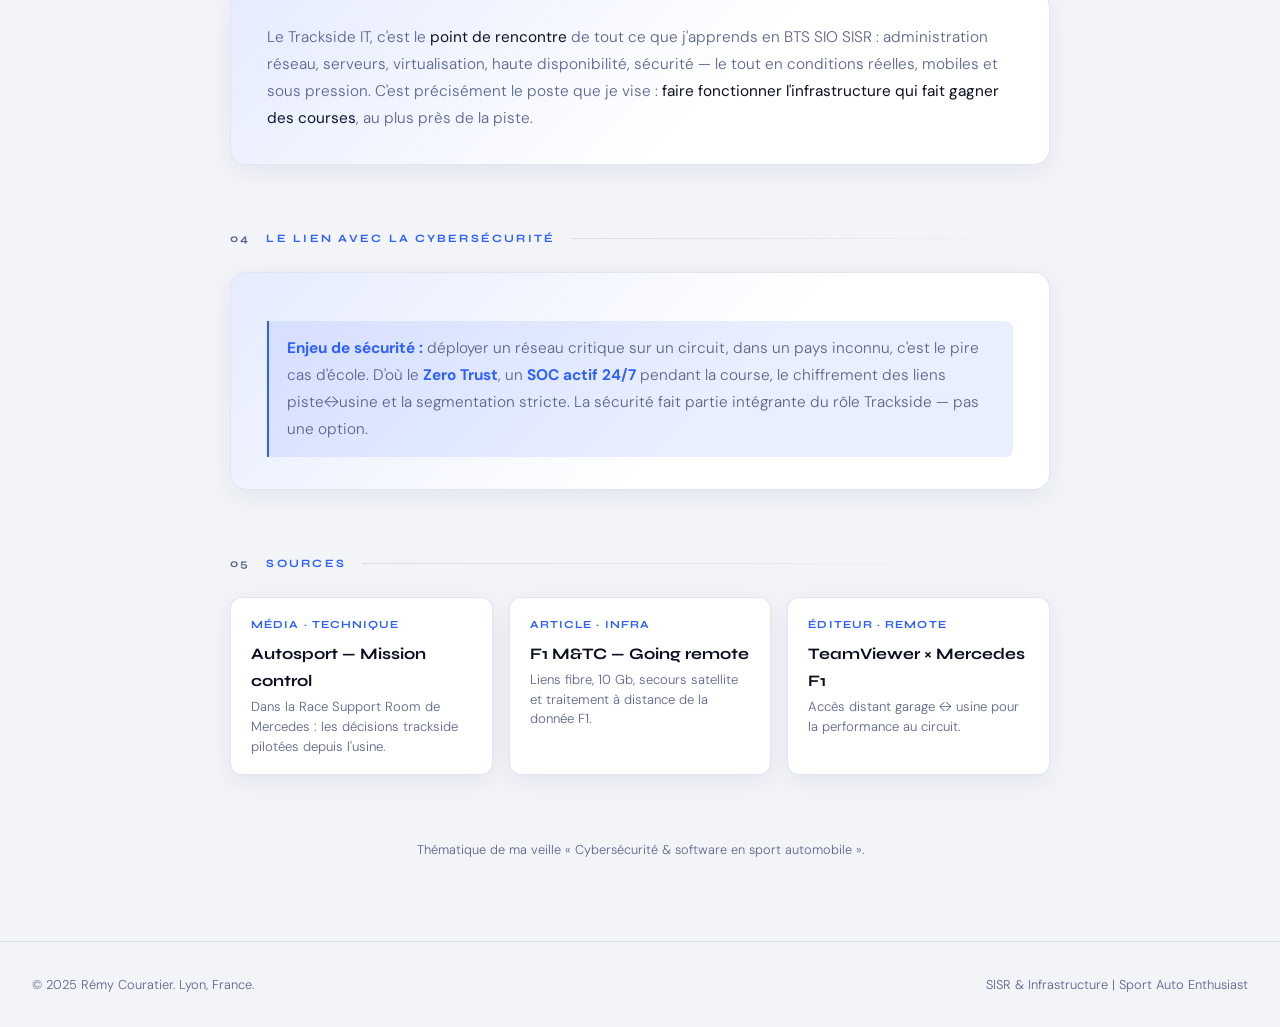
<file: veille-trackside.html>
<!DOCTYPE html>
<html lang="fr">
<head>
    <meta charset="UTF-8">
    <meta name="viewport" content="width=device-width, initial-scale=1.0">
    <title>Trackside IT & software — Veille · Rémy Couratier</title>
    <meta name="description" content="Trackside IT en sport automobile : data center mobile, remote garage / mission control, connectivité piste↔usine, SOC — comment et pourquoi.">
    <link href="https://fonts.googleapis.com/css2?family=Syne:wght@400;700;800&family=DM+Sans:ital,wght@0,300;0,400;1,300&display=swap" rel="stylesheet">
    <link rel="stylesheet" href="style.css">
</head>
<body class="page-veille">

<div class="orb orb-1"></div>
<div class="orb orb-2"></div>
<div class="orb orb-3"></div>

<nav>
    <a href="index.html" class="nav-logo">RC.</a>
    <ul class="nav-links">
        <li><a href="index.html#about">Profil</a></li>
        <li><a href="index.html#projects">Expériences</a></li>
        <li><a href="journal.html">Journal</a></li>
        <li><a href="veille.html" class="active">Veille</a></li>
        <li><a href="index.html#contact">Contact</a></li>
    </ul>
    <a href="index.html#contact" class="btn btn-primary btn-nav">Discutons →</a>
</nav>

<div class="container">

    <section class="veille-hero">
        <div class="section-label">Veille · Thématique Software · Mon objectif</div>
        <h1>Trackside IT <span class="highlight">&amp; software</span></h1>
        <p>L'informatique qui fait rouler la voiture au circuit : un data center mobile relié en temps réel à l'usine. C'est précisément le métier que je vise.</p>
        <div class="veille-badges">
            <span class="veille-badge">Data center mobile</span>
            <span class="veille-badge">Remote garage</span>
            <span class="veille-badge">Connectivité</span>
            <span class="veille-badge">SOC</span>
        </div>
    </section>

    <div class="veille-wrap">
        <a href="veille.html" class="back-link">← Retour à la veille</a>

        <div class="theme-banner reveal">
            <svg viewBox="0 0 920 280" role="img" aria-label="Garage (edge) relié par fibre et satellite à la mission control de l'usine, protégé par un SOC">
                <defs>
                    <marker id="art" markerWidth="10" markerHeight="10" refX="7" refY="3" orient="auto">
                        <path d="M0,0 L7,3 L0,6 Z" fill="#2E5FFF"></path>
                    </marker>
                </defs>
                <!-- Garage edge -->
                <rect x="40" y="80" width="220" height="130" rx="14" fill="#FFFFFF" stroke="#142A6E" stroke-opacity="0.22"></rect>
                <rect x="70" y="110" width="40" height="70" rx="5" fill="#142A6E"></rect>
                <rect x="118" y="110" width="40" height="70" rx="5" fill="#142A6E"></rect>
                <g fill="#2E5FFF"><rect x="78" y="118" width="24" height="5"></rect><rect x="78" y="130" width="24" height="5"></rect><rect x="78" y="142" width="24" height="5"></rect><rect x="126" y="118" width="24" height="5"></rect><rect x="126" y="130" width="24" height="5"></rect><rect x="126" y="142" width="24" height="5"></rect></g>
                <rect x="176" y="112" width="60" height="40" rx="4" fill="#0B1020"></rect>
                <polyline points="182,142 196,126 210,134 226,118" fill="none" stroke="#2E5FFF" stroke-width="2.5"></polyline>
                <text x="150" y="200" text-anchor="middle" font-family="Syne, sans-serif" font-weight="800" font-size="13" fill="#0B1020">Garage (edge)</text>

                <!-- Lien -->
                <line x1="260" y1="130" x2="655" y2="130" stroke="#2E5FFF" stroke-width="3" marker-end="url(#art)"></line>
                <line x1="655" y1="160" x2="260" y2="160" stroke="#9AB2E8" stroke-width="3" marker-end="url(#art)"></line>
                <text x="458" y="120" text-anchor="middle" font-family="DM Sans, sans-serif" font-size="12" fill="#5B6588">données live →</text>
                <text x="458" y="182" text-anchor="middle" font-family="DM Sans, sans-serif" font-size="12" fill="#5B6588">← analyses / consignes</text>
                <!-- satellite -->
                <circle cx="458" cy="56" r="10" fill="#142A6E"></circle>
                <path d="M440 70 a26 26 0 0 1 36 0" fill="none" stroke="#2E5FFF" stroke-width="2"></path>
                <line x1="458" y1="66" x2="458" y2="96" stroke="#C9D6F5" stroke-width="2" stroke-dasharray="3 4"></line>
                <text x="458" y="40" text-anchor="middle" font-family="DM Sans, sans-serif" font-size="11" fill="#5B6588">fibre + satellite (secours)</text>

                <!-- Mission control -->
                <rect x="655" y="80" width="225" height="130" rx="14" fill="#0B1020"></rect>
                <rect x="680" y="104" width="80" height="46" rx="4" fill="#142A6E"></rect>
                <rect x="770" y="104" width="80" height="46" rx="4" fill="#142A6E"></rect>
                <polyline points="688,140 704,120 720,130 752,110" fill="none" stroke="#2E5FFF" stroke-width="2.5"></polyline>
                <polyline points="778,140 800,128 820,132 842,116" fill="none" stroke="#2E5FFF" stroke-width="2.5"></polyline>
                <circle cx="712" cy="172" r="7" fill="#9AB2E8"></circle><circle cx="740" cy="172" r="7" fill="#9AB2E8"></circle><circle cx="768" cy="172" r="7" fill="#9AB2E8"></circle>
                <text x="767" y="200" text-anchor="middle" font-family="Syne, sans-serif" font-weight="800" font-size="13" fill="#FFFFFF">Mission control (usine)</text>

                <!-- SOC shield -->
                <path d="M150 42 l26 10 v18 q0 22 -26 34 q-26 -12 -26 -34 v-18 z" fill="#142A6E"></path>
                <path d="M138 70 l8 8 l14 -16" fill="none" stroke="#2E5FFF" stroke-width="3"></path>
                <text x="150" y="28" text-anchor="middle" font-family="Syne, sans-serif" font-weight="800" font-size="12" fill="#142A6E">SOC · Zero Trust</text>
            </svg>
        </div>

        <div class="panel reveal">
            <p>« Trackside » désigne tout ce que l'équipe déploie <strong>au circuit</strong> : serveurs, réseau, postes et logiciels installés dans le garage chaque week-end. C'est un véritable <strong>data center mobile</strong> (edge) qui traite la donnée sur place et la relie en temps réel à l'usine. Là-bas, une <strong>mission control</strong> analyse le flux et renvoie consignes et stratégies. C'est exactement le métier que je vise : le <strong>Trackside IT</strong>.</p>
        </div>

        <div class="spec-row reveal">
            <div class="spec"><div class="spec-num">2 fibres</div><div class="spec-label">liens géo-diverses au circuit (+ satellite de secours)</div></div>
            <div class="spec"><div class="spec-num">10 Gb</div><div class="spec-label">liaison du centre technologique F1</div></div>
            <div class="spec"><div class="spec-num">24/7</div><div class="spec-label">SOC actif pendant le week-end de course</div></div>
            <div class="spec"><div class="spec-num">20+</div><div class="spec-label">déploiements / démontages par an</div></div>
        </div>

        <!-- OUTILS -->
        <div class="block-label"><span>01</span> Les logiciels &amp; outils</div>
        <div class="src-grid">
            <div class="src-card reveal">
                <div class="src-type">Edge · Infra</div>
                <div class="src-name">Data center mobile</div>
                <div class="src-desc">Racks, serveurs, switchs et stockage transportés et remontés à chaque Grand Prix pour traiter la donnée sur place, au plus près de la voiture.</div>
            </div>
            <div class="src-card reveal d1">
                <div class="src-type">Accès distant</div>
                <div class="src-name">TeamViewer Tensor &amp; remote garage</div>
                <div class="src-desc">Plateformes d'accès distant reliant le garage à la mission control de l'usine : les ingénieurs restés à la base voient et agissent comme s'ils étaient au stand.</div>
            </div>
            <div class="src-card reveal d2">
                <div class="src-type">Analyse · Timing</div>
                <div class="src-name">ATLAS &amp; timing/scoring</div>
                <div class="src-desc">ATLAS pour l'analyse télémétrique, systèmes de chronométrage officiels et flux « data as a service » fournis par la F1 directement aux équipes.</div>
            </div>
        </div>

        <!-- ZOOM TRACKSIDE SOFTWARE -->
        <div class="block-label"><span>Zoom</span> La suite TrackSide Software</div>
        <div class="panel reveal">
            <p>Exemple concret et accessible : <strong>TrackSide Software</strong>, éditeur <strong>français</strong> né en 2014 dans l'endurance, propose une suite « taille humaine » de 3 logiciels utilisée par des équipes de référence (Porsche, Toyota, Alpine…). Elle couvre les trois besoins du trackside : <strong>coordonner l'équipe, analyser la voiture, piloter la stratégie</strong>.</p>
        </div>
        <div class="src-grid">
            <a href="https://www.tracksidesoftware.fr/" target="_blank" rel="noopener" class="src-card reveal">
                <div class="src-type">Base · Coordination</div>
                <div class="src-name">TeamDB</div>
                <div class="src-desc">La base de données de l'équipe : opérations en piste, kilométrage des composants, suivi des incidents et <strong>gestion des cartographies ECU</strong>. Une appli mobile partage une partie de la base.</div>
                <div class="entry-link">tracksidesoftware.fr ↗</div>
            </a>
            <a href="https://www.tracksidesoftware.fr/" target="_blank" rel="noopener" class="src-card reveal d1">
                <div class="src-type">Télémétrie · Analyse</div>
                <div class="src-name">LapMonitor</div>
                <div class="src-desc">Analyse <strong>tour par tour</strong> en complément de la télémétrie temps réel : une vue élargie de ce qui se passe réellement en piste.</div>
                <div class="entry-link">tracksidesoftware.fr ↗</div>
            </a>
            <a href="https://www.tracksidesoftware.fr/racectrl" target="_blank" rel="noopener" class="src-card reveal d2">
                <div class="src-type">Stratégie · Timing</div>
                <div class="src-name">RaceCTRL</div>
                <div class="src-desc">Stratégie de course : <strong>analyse du chronométrage en temps réel</strong> (Le Mans, WEC, Formule E…), fonctionnement autonome ou client/serveur, pour bâtir sa propre stratégie.</div>
                <div class="entry-link">tracksidesoftware.fr ↗</div>
            </a>
        </div>

        <!-- COMMENT -->
        <div class="block-label"><span>02</span> Comment ça marche</div>
        <div class="feed">
            <div class="entry reveal">
                <div class="entry-meta"><span class="step-badge">Étape 1</span><span class="entry-cat">Déployer</span></div>
                <div class="entry-title">Monter le data center à chaque circuit</div>
                <div class="entry-divider"></div>
                <div class="entry-body"><p>En début de week-end, l'équipe IT installe le réseau du garage, les serveurs et les postes — un <strong>data center entier monté et démonté en quelques jours</strong>, 20+ fois par an, sur des sites et des réseaux locaux non maîtrisés.</p></div>
            </div>
            <div class="entry reveal d1">
                <div class="entry-meta"><span class="step-badge">Étape 2</span><span class="entry-cat">Connecter</span></div>
                <div class="entry-title">Relier la piste à l'usine</div>
                <div class="entry-divider"></div>
                <div class="entry-body"><p>Deux <strong>liens fibre géographiquement diversifiés</strong> (plus un secours satellite) relient le circuit à l'usine. La télémétrie part en direct vers la <strong>mission control</strong> : une partie du traitement se fait sur place (edge), le reste à la base.</p></div>
            </div>
            <div class="entry reveal d2">
                <div class="entry-meta"><span class="step-badge">Étape 3</span><span class="entry-cat">Décider</span></div>
                <div class="entry-title">La mission control épaule le mur des stands</div>
                <div class="entry-divider"></div>
                <div class="entry-body"><p>Comme le nombre de personnes autorisées au circuit est limité, une grande partie de l'analyse se fait <strong>à distance</strong>, à des milliers de kilomètres. La « salle de contrôle » renvoie stratégies et consignes en temps réel.</p></div>
            </div>
            <div class="entry reveal">
                <div class="entry-meta"><span class="step-badge">Étape 4</span><span class="entry-cat">Fiabiliser</span></div>
                <div class="entry-title">Redondance &amp; disponibilité</div>
                <div class="entry-divider"></div>
                <div class="entry-body"><p>Tout est <strong>redondé</strong> : double alimentation, onduleurs, générateurs, liens de secours. En course, une coupure n'est pas une option : la disponibilité est un objectif de chaque instant.</p></div>
            </div>
        </div>

        <!-- POURQUOI -->
        <div class="block-label"><span>03</span> Pourquoi ça me parle (mon objectif)</div>
        <div class="panel reveal">
            <p>Le Trackside IT, c'est le <strong>point de rencontre</strong> de tout ce que j'apprends en BTS SIO SISR : administration réseau, serveurs, virtualisation, haute disponibilité, sécurité — le tout en conditions réelles, mobiles et sous pression. C'est précisément le poste que je vise : <strong>faire fonctionner l'infrastructure qui fait gagner des courses</strong>, au plus près de la piste.</p>
        </div>

        <!-- CYBER -->
        <div class="block-label"><span>04</span> Le lien avec la cybersécurité</div>
        <div class="panel reveal">
            <p class="entry-analyse"><strong>Enjeu de sécurité :</strong> déployer un réseau critique sur un circuit, dans un pays inconnu, c'est le pire cas d'école. D'où le <strong>Zero Trust</strong>, un <strong>SOC actif 24/7</strong> pendant la course, le chiffrement des liens piste↔usine et la segmentation stricte. La sécurité fait partie intégrante du rôle Trackside — pas une option.</p>
        </div>

        <!-- SOURCES -->
        <div class="block-label"><span>05</span> Sources</div>
        <div class="src-grid">
            <a href="https://www.autosport.com/f1/news/inside-the-mercedes-mission-control-where-f1-races-are-won-or-lost/6748019/" target="_blank" rel="noopener" class="src-card reveal">
                <div class="src-type">Média · Technique</div>
                <div class="src-name">Autosport — Mission control</div>
                <div class="src-desc">Dans la Race Support Room de Mercedes : les décisions trackside pilotées depuis l'usine.</div>
            </a>
            <a href="https://motorsportbroadcasting.com/2023/08/21/inside-f1s-media-and-technology-centre-going-remote/" target="_blank" rel="noopener" class="src-card reveal d1">
                <div class="src-type">Article · Infra</div>
                <div class="src-name">F1 M&amp;TC — Going remote</div>
                <div class="src-desc">Liens fibre, 10 Gb, secours satellite et traitement à distance de la donnée F1.</div>
            </a>
            <a href="https://www.teamviewer.com/en-us/global/company/press/2023/teamviewer-revolutionizes-data-access-for-the-mercedes-amg-petronas-formula-1-team-enhancing-performance-at-the-track/" target="_blank" rel="noopener" class="src-card reveal d2">
                <div class="src-type">Éditeur · Remote</div>
                <div class="src-name">TeamViewer × Mercedes F1</div>
                <div class="src-desc">Accès distant garage ↔ usine pour la performance au circuit.</div>
            </a>
        </div>

        <p class="maj-note">Thématique de ma veille « Cybersécurité &amp; software en sport automobile ».</p>

    </div>
</div>

<footer>
    <span>© 2025 Rémy Couratier. Lyon, France.</span>
    <span>SISR & Infrastructure | Sport Auto Enthusiast</span>
</footer>

<script>
    const io = new IntersectionObserver((entries) => {
        entries.forEach(entry => { if (entry.isIntersecting) entry.target.classList.add('visible'); });
    }, { threshold: 0.12 });
    document.querySelectorAll('.reveal').forEach(el => io.observe(el));
</script>
</body>
</html>
</file>
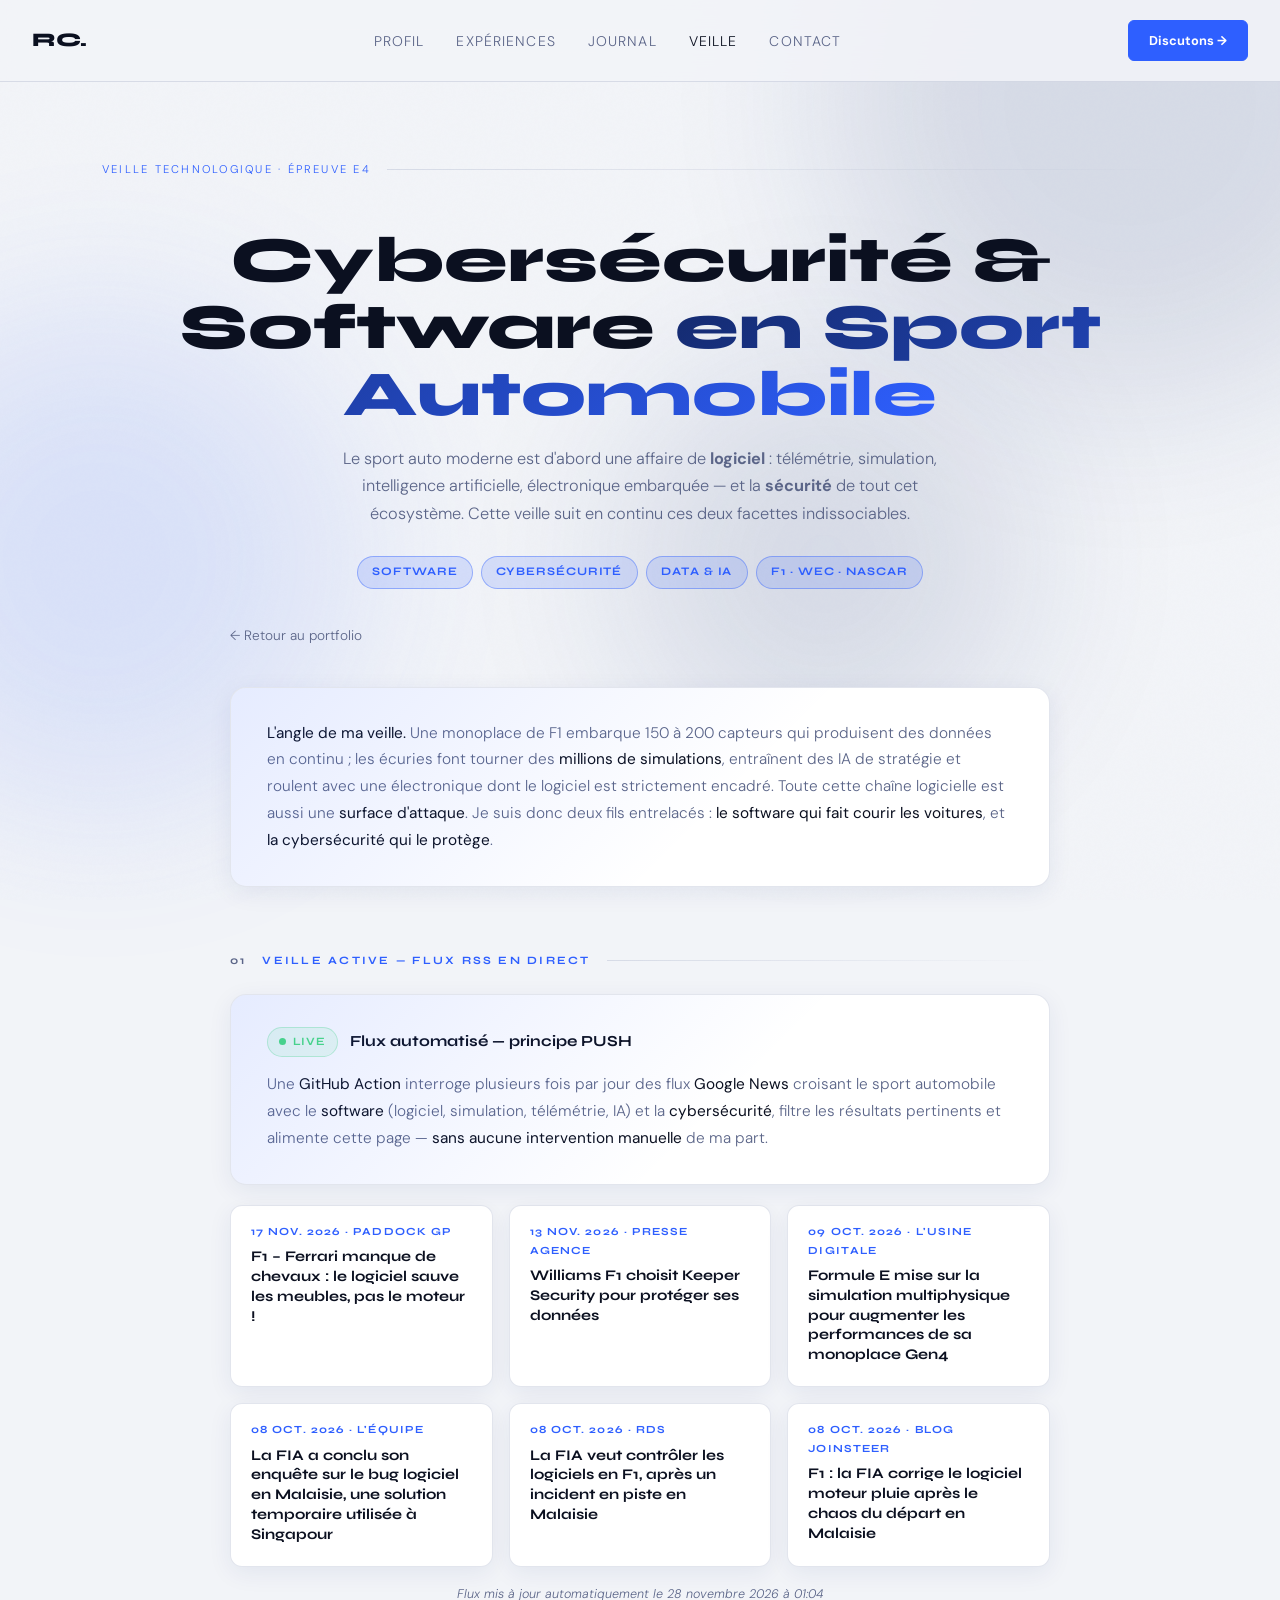
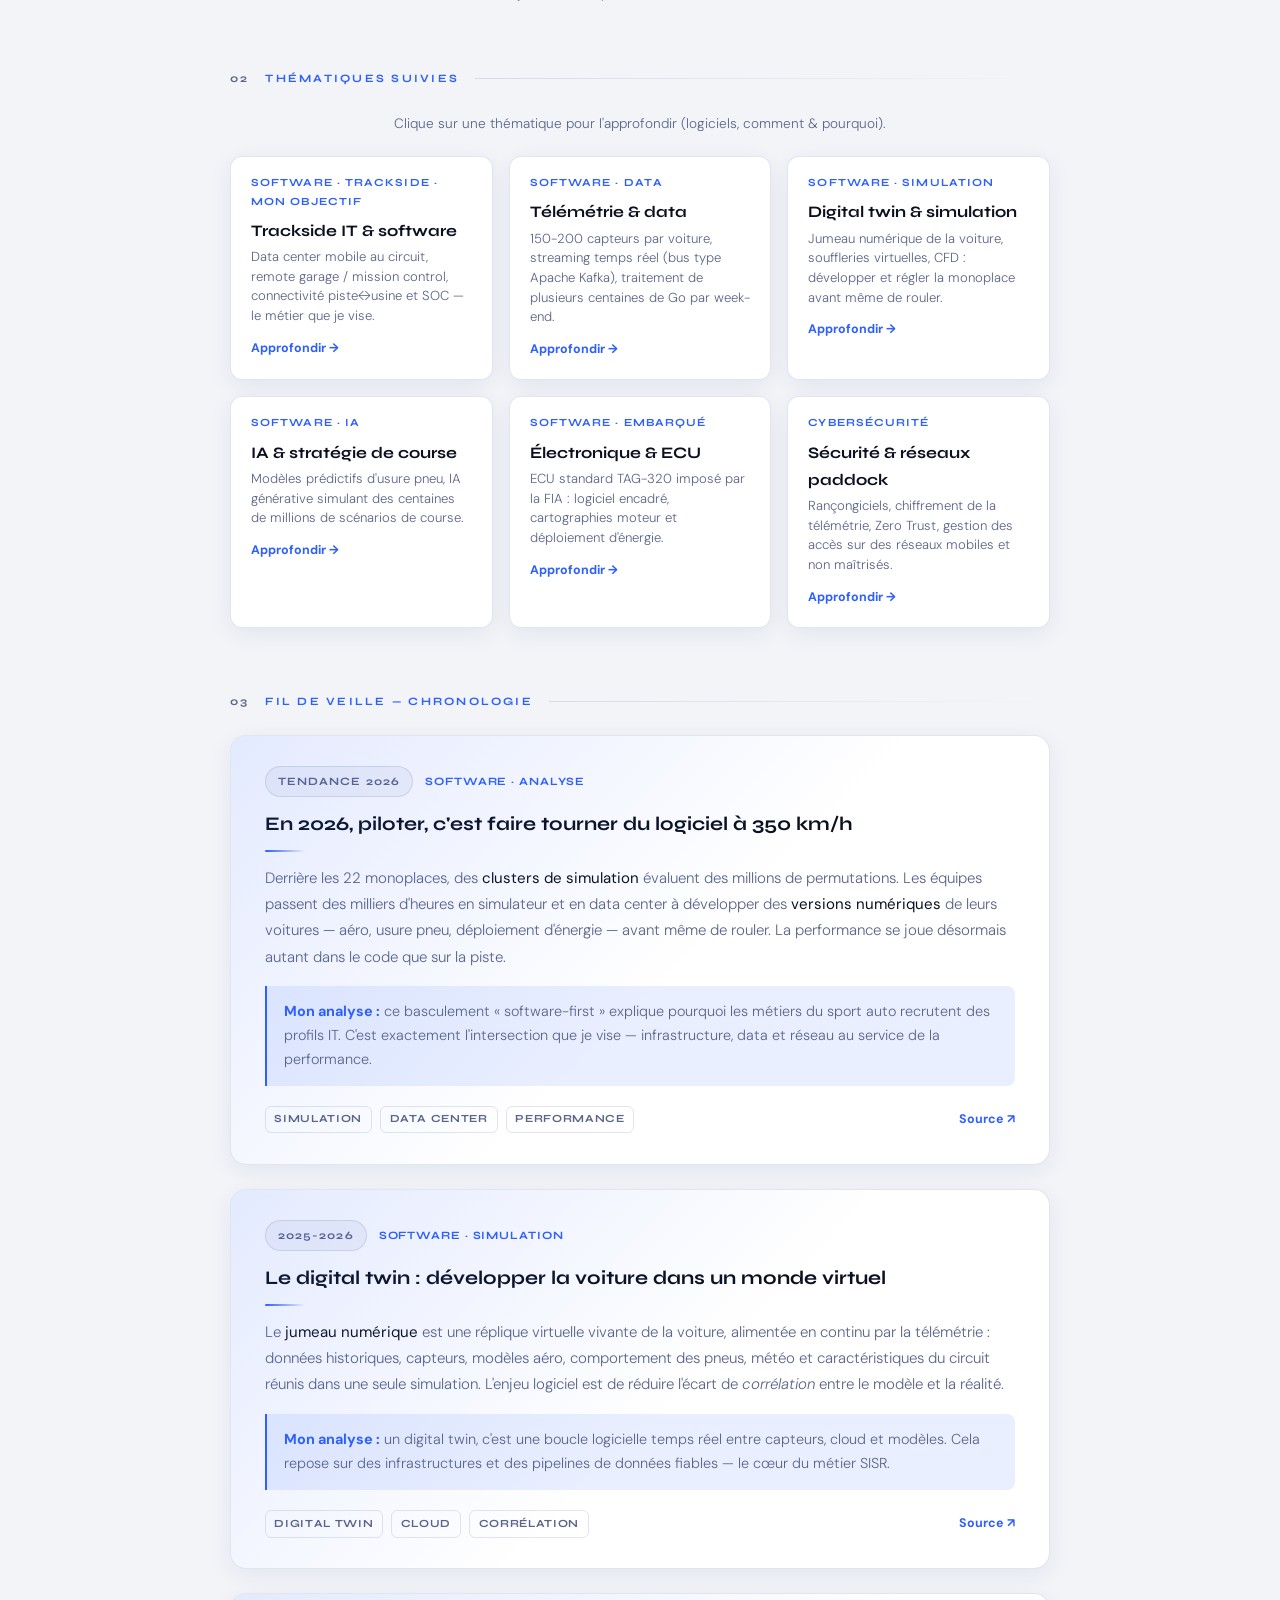
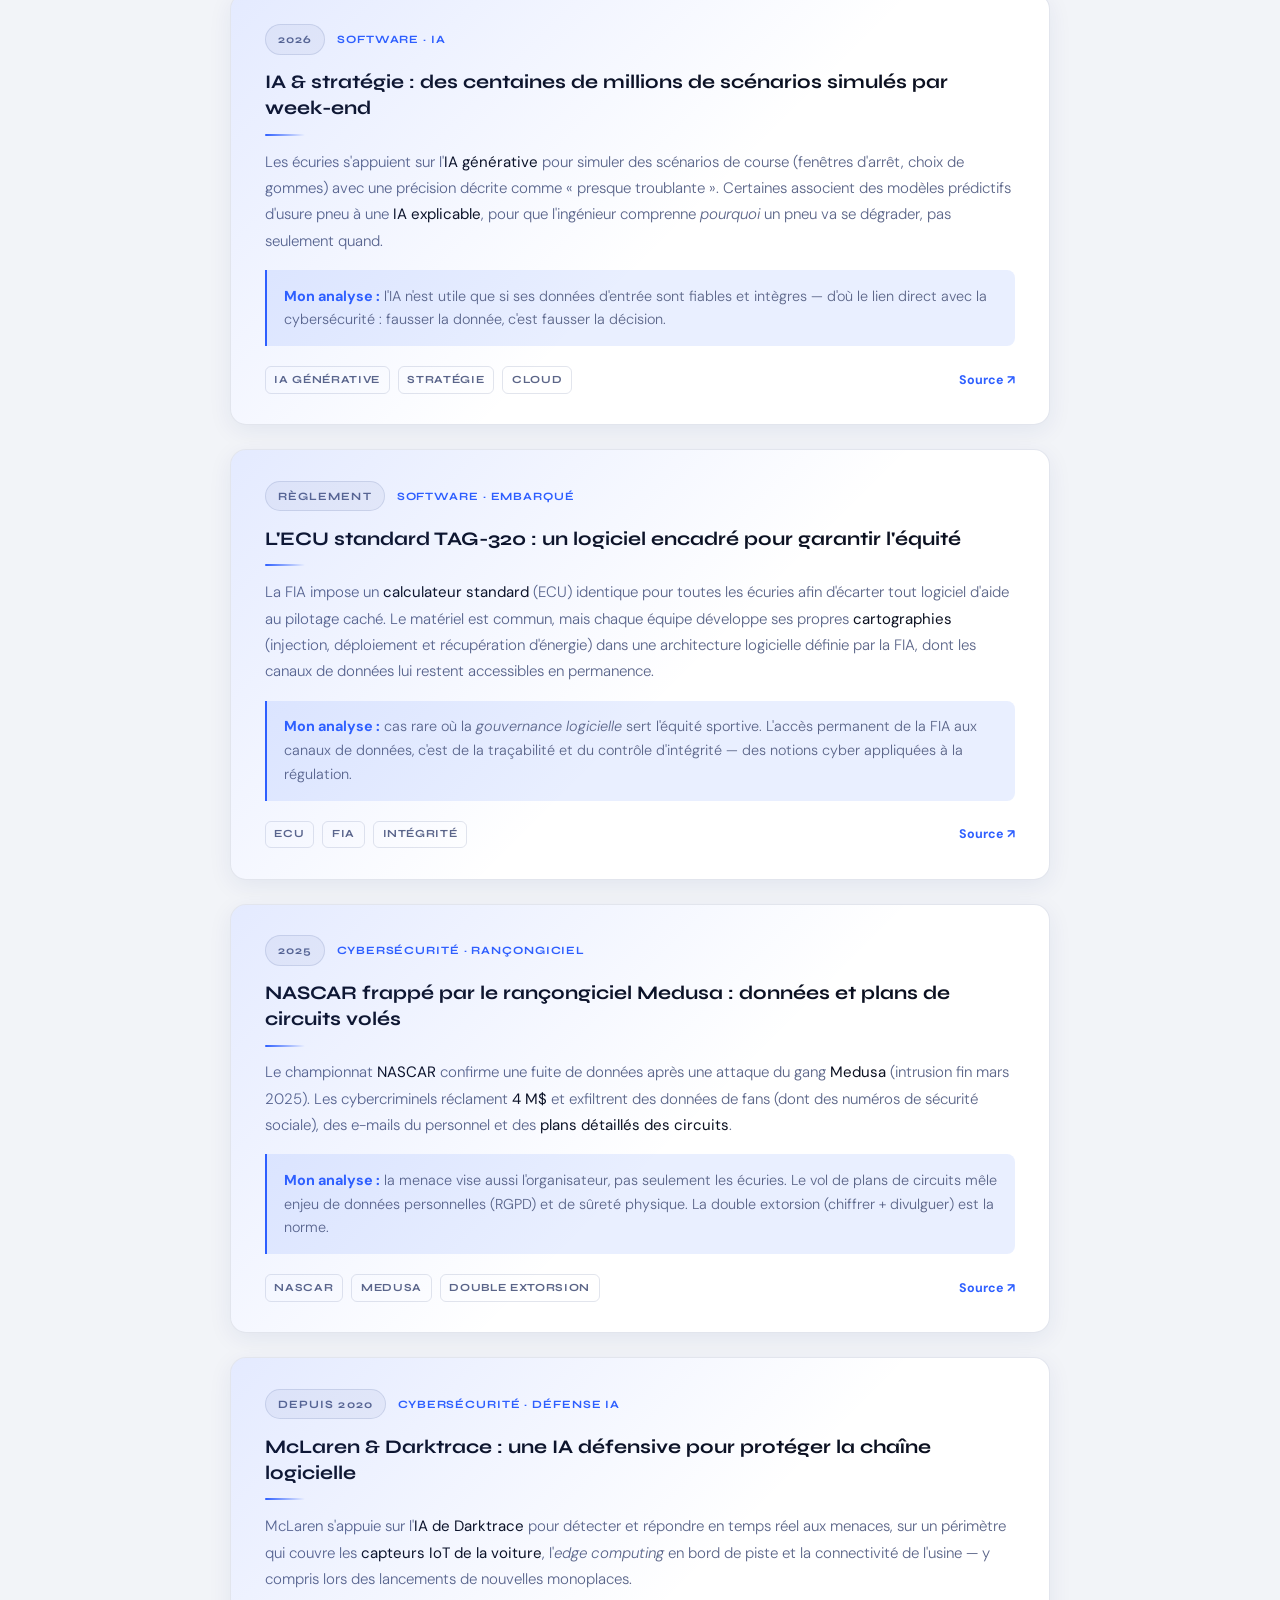
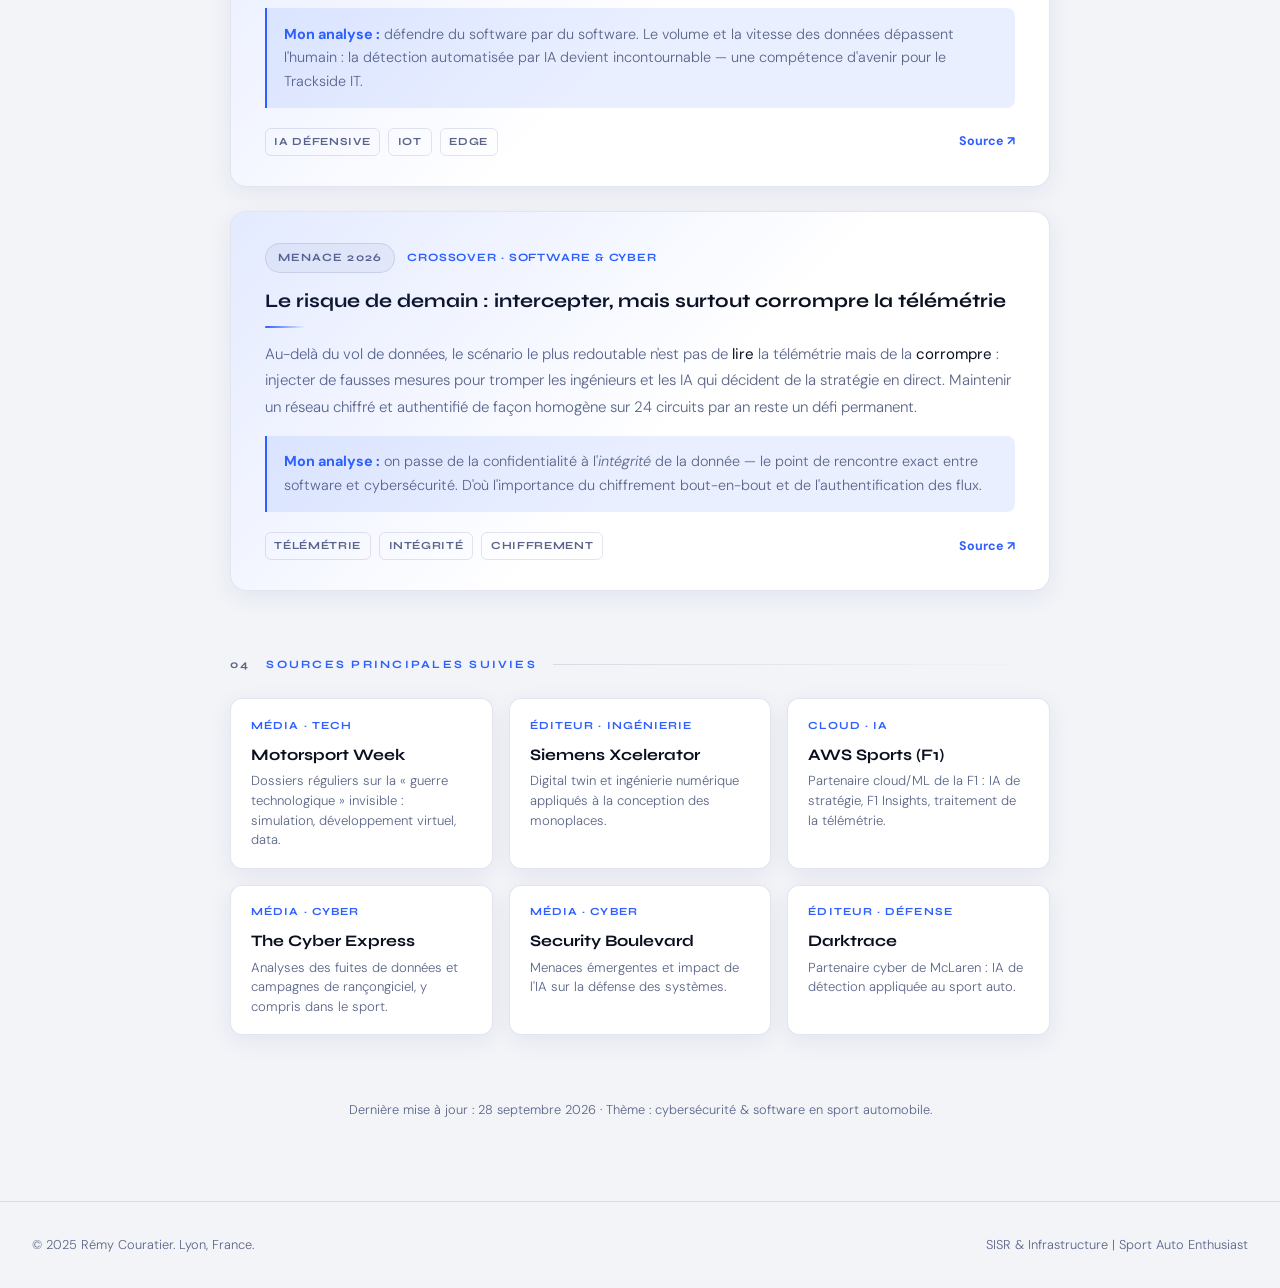
<file: veille.html>
<!DOCTYPE html>
<html lang="fr">
<head>
    <meta charset="UTF-8">
    <meta name="viewport" content="width=device-width, initial-scale=1.0">
    <title>Veille Technologique — Rémy Couratier</title>
    <meta name="description" content="Veille technologique E4 — Cybersécurité & software en sport automobile : télémétrie, simulation, IA de course, ECU et sécurité des systèmes.">
    <link href="https://fonts.googleapis.com/css2?family=Syne:wght@400;700;800&family=DM+Sans:ital,wght@0,300;0,400;1,300&display=swap" rel="stylesheet">
    <link rel="stylesheet" href="style.css">
</head>
<body class="page-veille">

<div class="orb orb-1"></div>
<div class="orb orb-2"></div>
<div class="orb orb-3"></div>

<nav>
    <a href="index.html" class="nav-logo">RC.</a>
    <ul class="nav-links">
        <li><a href="index.html#about">Profil</a></li>
        <li><a href="index.html#projects">Expériences</a></li>
        <li><a href="journal.html">Journal</a></li>
        <li><a href="veille.html" class="active">Veille</a></li>
        <li><a href="index.html#contact">Contact</a></li>
    </ul>
    <a href="index.html#contact" class="btn btn-primary btn-nav">Discutons →</a>
</nav>

<div class="container">

    <section class="veille-hero">
        <div class="section-label">Veille Technologique · Épreuve E4</div>
        <h1>Cybersécurité &amp; Software <span class="highlight">en Sport Automobile</span></h1>
        <p>Le sport auto moderne est d'abord une affaire de <strong>logiciel</strong> : télémétrie, simulation, intelligence artificielle, électronique embarquée — et la <strong>sécurité</strong> de tout cet écosystème. Cette veille suit en continu ces deux facettes indissociables.</p>
        <div class="veille-badges">
            <span class="veille-badge">Software</span>
            <span class="veille-badge">Cybersécurité</span>
            <span class="veille-badge">Data &amp; IA</span>
            <span class="veille-badge">F1 · WEC · NASCAR</span>
        </div>
    </section>

    <div class="veille-wrap">
        <a href="index.html" class="back-link">← Retour au portfolio</a>

        <!-- ================= ANGLE ================= -->
        <div class="panel reveal">
            <p><strong>L'angle de ma veille.</strong> Une monoplace de F1 embarque 150 à 200 capteurs qui produisent des données en continu ; les écuries font tourner des <strong>millions de simulations</strong>, entraînent des IA de stratégie et roulent avec une électronique dont le logiciel est strictement encadré. Toute cette chaîne logicielle est aussi une <strong>surface d'attaque</strong>. Je suis donc deux fils entrelacés : <strong>le software qui fait courir les voitures</strong>, et <strong>la cybersécurité qui le protège</strong>.</p>
        </div>

        <!-- ================= VEILLE ACTIVE RSS ================= -->
        <div class="block-label"><span>01</span> Veille active — flux RSS en direct</div>
        <div class="panel reveal mb-block">
            <p class="live-head">
                <span class="rss-live-tag">Live</span>
                <span class="live-head-label">Flux automatisé — principe PUSH</span>
            </p>
            <p>Une <strong>GitHub Action</strong> interroge plusieurs fois par jour des flux <strong>Google News</strong> croisant le sport automobile avec le <strong>software</strong> (logiciel, simulation, télémétrie, IA) et la <strong>cybersécurité</strong>, filtre les résultats pertinents et alimente cette page — <strong>sans aucune intervention manuelle</strong> de ma part.</p>
        </div>
        <div id="rss-status" class="rss-status"><span class="spin"></span>Chargement du flux RSS…</div>
        <div id="rss-feed" class="src-grid"></div>

        <!-- ================= THEMATIQUES ================= -->
        <div class="block-label"><span>02</span> Thématiques suivies</div>
        <p class="cue">Clique sur une thématique pour l'approfondir (logiciels, comment &amp; pourquoi).</p>
        <div class="src-grid">
            <a href="veille-trackside.html" class="src-card reveal">
                <div class="src-type">Software · Trackside · Mon objectif</div>
                <div class="src-name">Trackside IT &amp; software</div>
                <div class="src-desc">Data center mobile au circuit, remote garage / mission control, connectivité piste↔usine et SOC — le métier que je vise.</div>
                <div class="entry-link">Approfondir →</div>
            </a>
            <a href="veille-telemetrie.html" class="src-card reveal">
                <div class="src-type">Software · Data</div>
                <div class="src-name">Télémétrie &amp; data</div>
                <div class="src-desc">150-200 capteurs par voiture, streaming temps réel (bus type Apache Kafka), traitement de plusieurs centaines de Go par week-end.</div>
                <div class="entry-link">Approfondir →</div>
            </a>
            <a href="veille-simulation.html" class="src-card reveal d1">
                <div class="src-type">Software · Simulation</div>
                <div class="src-name">Digital twin &amp; simulation</div>
                <div class="src-desc">Jumeau numérique de la voiture, souffleries virtuelles, CFD : développer et régler la monoplace avant même de rouler.</div>
                <div class="entry-link">Approfondir →</div>
            </a>
            <a href="veille-ia.html" class="src-card reveal d2">
                <div class="src-type">Software · IA</div>
                <div class="src-name">IA &amp; stratégie de course</div>
                <div class="src-desc">Modèles prédictifs d'usure pneu, IA générative simulant des centaines de millions de scénarios de course.</div>
                <div class="entry-link">Approfondir →</div>
            </a>
            <a href="veille-ecu.html" class="src-card reveal">
                <div class="src-type">Software · Embarqué</div>
                <div class="src-name">Électronique &amp; ECU</div>
                <div class="src-desc">ECU standard TAG-320 imposé par la FIA : logiciel encadré, cartographies moteur et déploiement d'énergie.</div>
                <div class="entry-link">Approfondir →</div>
            </a>
            <a href="veille-securite.html" class="src-card reveal d1">
                <div class="src-type">Cybersécurité</div>
                <div class="src-name">Sécurité &amp; réseaux paddock</div>
                <div class="src-desc">Rançongiciels, chiffrement de la télémétrie, Zero Trust, gestion des accès sur des réseaux mobiles et non maîtrisés.</div>
                <div class="entry-link">Approfondir →</div>
            </a>
        </div>

        <!-- ================= FIL DE VEILLE ================= -->
        <div class="block-label"><span>03</span> Fil de veille — chronologie</div>
        <div class="feed">

            <div class="entry reveal">
                <div class="entry-meta">
                    <span class="entry-date">Tendance 2026</span>
                    <span class="entry-cat">Software · Analyse</span>
                </div>
                <div class="entry-title">En 2026, piloter, c'est faire tourner du logiciel à 350 km/h</div>
                <div class="entry-divider"></div>
                <div class="entry-body">
                    <p>Derrière les 22 monoplaces, des <strong>clusters de simulation</strong> évaluent des millions de permutations. Les équipes passent des milliers d'heures en simulateur et en data center à développer des <strong>versions numériques</strong> de leurs voitures — aéro, usure pneu, déploiement d'énergie — avant même de rouler. La performance se joue désormais autant dans le code que sur la piste.</p>
                </div>
                <div class="entry-analyse">
                    <strong>Mon analyse :</strong> ce basculement « software-first » explique pourquoi les métiers du sport auto recrutent des profils IT. C'est exactement l'intersection que je vise — infrastructure, data et réseau au service de la performance.
                </div>
                <div class="entry-foot">
                    <div class="entry-tags">
                        <span class="entry-tag">Simulation</span>
                        <span class="entry-tag">Data center</span>
                        <span class="entry-tag">Performance</span>
                    </div>
                    <a href="https://www.motorsportweek.com/2026/05/11/inside-the-virtual-development-race-quietly-reshaping-f1/" target="_blank" rel="noopener" class="entry-link">Source ↗</a>
                </div>
            </div>

            <div class="entry reveal d1">
                <div class="entry-meta">
                    <span class="entry-date">2025-2026</span>
                    <span class="entry-cat">Software · Simulation</span>
                </div>
                <div class="entry-title">Le digital twin : développer la voiture dans un monde virtuel</div>
                <div class="entry-divider"></div>
                <div class="entry-body">
                    <p>Le <strong>jumeau numérique</strong> est une réplique virtuelle vivante de la voiture, alimentée en continu par la télémétrie : données historiques, capteurs, modèles aéro, comportement des pneus, météo et caractéristiques du circuit réunis dans une seule simulation. L'enjeu logiciel est de réduire l'écart de <em>corrélation</em> entre le modèle et la réalité.</p>
                </div>
                <div class="entry-analyse">
                    <strong>Mon analyse :</strong> un digital twin, c'est une boucle logicielle temps réel entre capteurs, cloud et modèles. Cela repose sur des infrastructures et des pipelines de données fiables — le cœur du métier SISR.
                </div>
                <div class="entry-foot">
                    <div class="entry-tags">
                        <span class="entry-tag">Digital twin</span>
                        <span class="entry-tag">Cloud</span>
                        <span class="entry-tag">Corrélation</span>
                    </div>
                    <a href="https://community.xcelerator.siemens.com/public/blogs/the-unseen-race-how-digital-engineering-forges-formula-1-champions-2025-09-19" target="_blank" rel="noopener" class="entry-link">Source ↗</a>
                </div>
            </div>

            <div class="entry reveal d2">
                <div class="entry-meta">
                    <span class="entry-date">2026</span>
                    <span class="entry-cat">Software · IA</span>
                </div>
                <div class="entry-title">IA &amp; stratégie : des centaines de millions de scénarios simulés par week-end</div>
                <div class="entry-divider"></div>
                <div class="entry-body">
                    <p>Les écuries s'appuient sur l'<strong>IA générative</strong> pour simuler des scénarios de course (fenêtres d'arrêt, choix de gommes) avec une précision décrite comme « presque troublante ». Certaines associent des modèles prédictifs d'usure pneu à une <strong>IA explicable</strong>, pour que l'ingénieur comprenne <em>pourquoi</em> un pneu va se dégrader, pas seulement quand.</p>
                </div>
                <div class="entry-analyse">
                    <strong>Mon analyse :</strong> l'IA n'est utile que si ses données d'entrée sont fiables et intègres — d'où le lien direct avec la cybersécurité : fausser la donnée, c'est fausser la décision.
                </div>
                <div class="entry-foot">
                    <div class="entry-tags">
                        <span class="entry-tag">IA générative</span>
                        <span class="entry-tag">Stratégie</span>
                        <span class="entry-tag">Cloud</span>
                    </div>
                    <a href="https://aws.amazon.com/sports/f1/" target="_blank" rel="noopener" class="entry-link">Source ↗</a>
                </div>
            </div>

            <div class="entry reveal">
                <div class="entry-meta">
                    <span class="entry-date">Règlement</span>
                    <span class="entry-cat">Software · Embarqué</span>
                </div>
                <div class="entry-title">L'ECU standard TAG-320 : un logiciel encadré pour garantir l'équité</div>
                <div class="entry-divider"></div>
                <div class="entry-body">
                    <p>La FIA impose un <strong>calculateur standard</strong> (ECU) identique pour toutes les écuries afin d'écarter tout logiciel d'aide au pilotage caché. Le matériel est commun, mais chaque équipe développe ses propres <strong>cartographies</strong> (injection, déploiement et récupération d'énergie) dans une architecture logicielle définie par la FIA, dont les canaux de données lui restent accessibles en permanence.</p>
                </div>
                <div class="entry-analyse">
                    <strong>Mon analyse :</strong> cas rare où la <em>gouvernance logicielle</em> sert l'équité sportive. L'accès permanent de la FIA aux canaux de données, c'est de la traçabilité et du contrôle d'intégrité — des notions cyber appliquées à la régulation.
                </div>
                <div class="entry-foot">
                    <div class="entry-tags">
                        <span class="entry-tag">ECU</span>
                        <span class="entry-tag">FIA</span>
                        <span class="entry-tag">Intégrité</span>
                    </div>
                    <a href="https://www.motorsport.com/f1/news/fia-launches-tender-for-2026-standard-f1-ecu-contract/8252751/" target="_blank" rel="noopener" class="entry-link">Source ↗</a>
                </div>
            </div>

            <div class="entry reveal d1">
                <div class="entry-meta">
                    <span class="entry-date">2025</span>
                    <span class="entry-cat">Cybersécurité · Rançongiciel</span>
                </div>
                <div class="entry-title">NASCAR frappé par le rançongiciel Medusa : données et plans de circuits volés</div>
                <div class="entry-divider"></div>
                <div class="entry-body">
                    <p>Le championnat <strong>NASCAR</strong> confirme une fuite de données après une attaque du gang <strong>Medusa</strong> (intrusion fin mars 2025). Les cybercriminels réclament <strong>4 M$</strong> et exfiltrent des données de fans (dont des numéros de sécurité sociale), des e-mails du personnel et des <strong>plans détaillés des circuits</strong>.</p>
                </div>
                <div class="entry-analyse">
                    <strong>Mon analyse :</strong> la menace vise aussi l'organisateur, pas seulement les écuries. Le vol de plans de circuits mêle enjeu de données personnelles (RGPD) et de sûreté physique. La double extorsion (chiffrer + divulguer) est la norme.
                </div>
                <div class="entry-foot">
                    <div class="entry-tags">
                        <span class="entry-tag">NASCAR</span>
                        <span class="entry-tag">Medusa</span>
                        <span class="entry-tag">Double extorsion</span>
                    </div>
                    <a href="https://therecord.media/nascar-confirms-data-breach" target="_blank" rel="noopener" class="entry-link">Source ↗</a>
                </div>
            </div>

            <div class="entry reveal d2">
                <div class="entry-meta">
                    <span class="entry-date">Depuis 2020</span>
                    <span class="entry-cat">Cybersécurité · Défense IA</span>
                </div>
                <div class="entry-title">McLaren &amp; Darktrace : une IA défensive pour protéger la chaîne logicielle</div>
                <div class="entry-divider"></div>
                <div class="entry-body">
                    <p>McLaren s'appuie sur l'<strong>IA de Darktrace</strong> pour détecter et répondre en temps réel aux menaces, sur un périmètre qui couvre les <strong>capteurs IoT de la voiture</strong>, l'<em>edge computing</em> en bord de piste et la connectivité de l'usine — y compris lors des lancements de nouvelles monoplaces.</p>
                </div>
                <div class="entry-analyse">
                    <strong>Mon analyse :</strong> défendre du software par du software. Le volume et la vitesse des données dépassent l'humain : la détection automatisée par IA devient incontournable — une compétence d'avenir pour le Trackside IT.
                </div>
                <div class="entry-foot">
                    <div class="entry-tags">
                        <span class="entry-tag">IA défensive</span>
                        <span class="entry-tag">IoT</span>
                        <span class="entry-tag">Edge</span>
                    </div>
                    <a href="https://www.mclaren.com/racing/partners/darktrace/" target="_blank" rel="noopener" class="entry-link">Source ↗</a>
                </div>
            </div>

            <div class="entry reveal">
                <div class="entry-meta">
                    <span class="entry-date">Menace 2026</span>
                    <span class="entry-cat">Crossover · Software &amp; Cyber</span>
                </div>
                <div class="entry-title">Le risque de demain : intercepter, mais surtout corrompre la télémétrie</div>
                <div class="entry-divider"></div>
                <div class="entry-body">
                    <p>Au-delà du vol de données, le scénario le plus redoutable n'est pas de <strong>lire</strong> la télémétrie mais de la <strong>corrompre</strong> : injecter de fausses mesures pour tromper les ingénieurs et les IA qui décident de la stratégie en direct. Maintenir un réseau chiffré et authentifié de façon homogène sur 24 circuits par an reste un défi permanent.</p>
                </div>
                <div class="entry-analyse">
                    <strong>Mon analyse :</strong> on passe de la confidentialité à l'<em>intégrité</em> de la donnée — le point de rencontre exact entre software et cybersécurité. D'où l'importance du chiffrement bout-en-bout et de l'authentification des flux.
                </div>
                <div class="entry-foot">
                    <div class="entry-tags">
                        <span class="entry-tag">Télémétrie</span>
                        <span class="entry-tag">Intégrité</span>
                        <span class="entry-tag">Chiffrement</span>
                    </div>
                    <a href="https://securityboulevard.com/2026/07/why-do-f1-teams-need-cybersecurity-and-how-is-ai-changing-the-threat-landscape/" target="_blank" rel="noopener" class="entry-link">Source ↗</a>
                </div>
            </div>

        </div>

        <!-- ================= SOURCES ================= -->
        <div class="block-label"><span>04</span> Sources principales suivies</div>
        <div class="src-grid">
            <a href="https://www.motorsportweek.com/" target="_blank" rel="noopener" class="src-card reveal">
                <div class="src-type">Média · Tech</div>
                <div class="src-name">Motorsport Week</div>
                <div class="src-desc">Dossiers réguliers sur la « guerre technologique » invisible : simulation, développement virtuel, data.</div>
            </a>
            <a href="https://community.xcelerator.siemens.com/" target="_blank" rel="noopener" class="src-card reveal d1">
                <div class="src-type">Éditeur · Ingénierie</div>
                <div class="src-name">Siemens Xcelerator</div>
                <div class="src-desc">Digital twin et ingénierie numérique appliqués à la conception des monoplaces.</div>
            </a>
            <a href="https://aws.amazon.com/sports/f1/" target="_blank" rel="noopener" class="src-card reveal d2">
                <div class="src-type">Cloud · IA</div>
                <div class="src-name">AWS Sports (F1)</div>
                <div class="src-desc">Partenaire cloud/ML de la F1 : IA de stratégie, F1 Insights, traitement de la télémétrie.</div>
            </a>
            <a href="https://thecyberexpress.com/" target="_blank" rel="noopener" class="src-card reveal">
                <div class="src-type">Média · Cyber</div>
                <div class="src-name">The Cyber Express</div>
                <div class="src-desc">Analyses des fuites de données et campagnes de rançongiciel, y compris dans le sport.</div>
            </a>
            <a href="https://securityboulevard.com/" target="_blank" rel="noopener" class="src-card reveal d1">
                <div class="src-type">Média · Cyber</div>
                <div class="src-name">Security Boulevard</div>
                <div class="src-desc">Menaces émergentes et impact de l'IA sur la défense des systèmes.</div>
            </a>
            <a href="https://www.darktrace.com/" target="_blank" rel="noopener" class="src-card reveal d2">
                <div class="src-type">Éditeur · Défense</div>
                <div class="src-name">Darktrace</div>
                <div class="src-desc">Partenaire cyber de McLaren : IA de détection appliquée au sport auto.</div>
            </a>
        </div>

        <p class="maj-note">Dernière mise à jour : 28 septembre 2026 · Thème : cybersécurité &amp; software en sport automobile.</p>

    </div>

</div>

<footer>
    <span>© 2025 Rémy Couratier. Lyon, France.</span>
    <span>SISR & Infrastructure | Sport Auto Enthusiast</span>
</footer>

<script>
    const io = new IntersectionObserver((entries) => {
        entries.forEach(entry => {
            if (entry.isIntersecting) entry.target.classList.add('visible');
        });
    }, { threshold: 0.12 });

    document.querySelectorAll('.reveal').forEach(el => io.observe(el));

    /* ---- Veille active : flux RSS alimenté par GitHub Action (mode PUSH) ---- */
    (function () {
        const feed = document.getElementById('rss-feed');
        const status = document.getElementById('rss-status');
        if (!feed) return;

        const gnewsUrl = 'https://news.google.com/search?q=' + encodeURIComponent('motorsport software cybersecurity') + '&hl=fr&gl=FR&ceid=FR:fr';

        function escapeHtml(s) {
            return String(s).replace(/[&<>"']/g, c => ({ '&': '&amp;', '<': '&lt;', '>': '&gt;', '"': '&quot;', "'": '&#39;' }[c]));
        }

        function fallback() {
            status.innerHTML = 'Le flux est momentanément indisponible. ' +
                '<a href="' + gnewsUrl + '" target="_blank" rel="noopener" class="rss-fallback-link">Consulter directement le flux Google News ↗</a>';
        }

        fetch('veille-feed.json?_=' + Date.now())
            .then(r => { if (!r.ok) throw new Error('http ' + r.status); return r.json(); })
            .then(data => {
                const items = (data.items || []).slice(0, 6);
                if (!items.length) throw new Error('empty');
                status.style.display = 'none';
                feed.innerHTML = '';
                items.forEach(it => {
                    const d = new Date(it.pubDate);
                    const date = isNaN(d.getTime()) ? '' : d.toLocaleDateString('fr-FR', { day: '2-digit', month: 'short', year: 'numeric' });
                    const a = document.createElement('a');
                    a.href = it.link || gnewsUrl;
                    a.target = '_blank';
                    a.rel = 'noopener';
                    a.className = 'src-card';
                    a.innerHTML =
                        '<div class="src-type">' + (date || 'Actualité') + (it.source ? ' · ' + escapeHtml(it.source) : '') + '</div>' +
                        '<div class="src-name is-sm">' + escapeHtml(it.title || '') + '</div>';
                    feed.appendChild(a);
                });
                if (data.updated) {
                    const u = new Date(data.updated);
                    if (!isNaN(u.getTime())) {
                        const note = document.createElement('p');
                        note.className = 'rss-updated';
                        note.textContent = 'Flux mis à jour automatiquement le ' +
                            u.toLocaleString('fr-FR', { day: '2-digit', month: 'long', year: 'numeric', hour: '2-digit', minute: '2-digit' });
                        feed.parentNode.insertBefore(note, feed.nextSibling);
                    }
                }
            })
            .catch(fallback);
    })();
</script>
</body>
</html>
</file>
<file: style.css>
*, *::before, *::after { box-sizing: border-box; margin: 0; padding: 0; }

:root {
  --bg: #F2F4F8;      /* Fond clair */
  --surface: #E7ECF6; /* Remplissage léger (chips, en-têtes) */
  --card: #FFFFFF;    /* Cartes blanches */
  --border: rgba(20, 42, 110, 0.12);
  --text: #0B1020;    /* Texte navy foncé */
  --muted: #5B6588;   /* Texte secondaire gris-bleu */

  /* Palette bleue */
  --accent: #142A6E;        /* Bleu profond */
  --accent-light: #2E5FFF;  /* Bleu vif (liens, boutons, accents) */
  --glow-blue: rgba(46, 95, 255, 0.25);

  /* Fonds translucides adaptés au thème clair */
  --chip: rgba(20, 42, 110, 0.05);
  --chip-border: rgba(20, 42, 110, 0.10);
  --shadow: 0 6px 24px rgba(20, 42, 110, 0.07);
  
  --font-display: 'Syne', sans-serif;
  --font-body: 'DM Sans', sans-serif;
}

html { scroll-behavior: smooth; }

body {
  background: var(--bg);
  color: var(--text);
  font-family: var(--font-body);
  font-weight: 300;
  line-height: 1.7;
  overflow-x: hidden;
}

body::before {
  content: '';
  position: fixed; inset: 0; z-index: 0;
  background-image: url("data:image/svg+xml,%3Csvg viewBox='0 0 256 256' xmlns='http://www.w3.org/2000/svg'%3E%3Cfilter id='n'%3E%3CfeTurbulence type='fractalNoise' baseFrequency='0.9' numOctaves='4' stitchTiles='stitch'/%3E%3C/filter%3E%3Crect width='100%25' height='100%25' filter='url(%23n)' opacity='0.03'/%3E%3C/svg%3E");
  opacity: 0.5;
  mix-blend-mode: multiply;
  pointer-events: none;
}

.orb {
  position: fixed; border-radius: 50%;
  filter: blur(90px); opacity: 0.12;
  pointer-events: none; z-index: 0;
  animation: drift 20s ease-in-out infinite alternate;
}
/* Orbes avec les nouveaux bleus */
.orb-1 { width: 600px; height: 600px; background: var(--accent); top: -200px; right: -150px; }
.orb-2 { width: 500px; height: 500px; background: var(--accent-light); bottom: 10%; left: -150px; animation-delay: -8s; }
.orb-3 { width: 400px; height: 400px; background: var(--accent); top: 40%; right: 20%; animation-delay: -15s; }

@keyframes drift {
  from { transform: translate(0, 0) scale(1); }
  to   { transform: translate(40px, 30px) scale(1.08); }
}

.container { max-width: 1140px; margin: 0 auto; padding: 0 2rem; position: relative; z-index: 1; }

nav {
  position: fixed; top: 0; left: 0; right: 0; z-index: 100;
  padding: 1.25rem 2rem;
  display: flex; align-items: center; justify-content: space-between;
  background: rgba(242, 244, 248, 0.85);
  backdrop-filter: blur(20px);
  border-bottom: 1px solid var(--border);
}

.nav-logo { font-family: var(--font-display); font-weight: 800; font-size: 1.2rem; color: var(--text); text-decoration: none; }
.nav-links { display: flex; gap: 2rem; list-style: none; }
.nav-links a {
  color: var(--muted); text-decoration: none; font-size: 0.875rem;
  letter-spacing: 0.08em; text-transform: uppercase;
  transition: color 0.3s;
}
.nav-links a:hover { color: var(--text); }

/* HERO */
.hero { min-height: 100vh; display: flex; align-items: center; padding-top: 5rem; }
.hero-tag {
  display: inline-flex; align-items: center; gap: 0.5rem;
  background: rgba(46, 95, 255, 0.15); border: 1px solid rgba(46, 95, 255, 0.4);
  color: var(--text); font-size: 0.75rem; padding: 0.4rem 1rem; border-radius: 100px; margin-bottom: 2rem;
}
.hero h1 { font-family: var(--font-display); font-weight: 800; font-size: clamp(3rem, 7vw, 6rem); line-height: 1.0; }

/* Dégradé de texte du 1er style */
.highlight { 
    background: linear-gradient(135deg, var(--accent), var(--accent-light));
    -webkit-background-clip: text; 
    -webkit-text-fill-color: transparent; 
}

.hero-sub { margin-top: 1.5rem; color: var(--muted); font-size: 1.125rem; max-width: 520px; }
.hero-cta { margin-top: 3rem; display: flex; gap: 1rem; }

/* BOUTONS */
.btn { padding: 0.85rem 2rem; border-radius: 6px; text-decoration: none; transition: 0.3s; font-size: 0.875rem; }
.btn-primary {
    background: var(--accent-light);
    color: #ffffff;
    font-weight: 700;
    border: 1px solid var(--accent-light);
}
.btn-primary:hover {
    box-shadow: 0 0 20px var(--glow-blue);
}
.btn-outline { border: 1px solid var(--border); color: var(--text); }
.btn:hover { transform: translateY(-2px); }

/* SECTIONS */
section { padding: 7rem 0; }
.section-label { color: var(--accent-light); text-transform: uppercase; font-size: 0.7rem; letter-spacing: 0.2em; margin-bottom: 3rem; display: flex; align-items: center; gap: 1rem; }
.section-label::after { content: ''; flex: 1; height: 1px; background: linear-gradient(to right, var(--border), transparent); }
h2 { font-family: var(--font-display); font-size: clamp(2rem, 4vw, 3.5rem); margin-bottom: 1.5rem; }

/* ABOUT */
.about-grid { display: grid; grid-template-columns: 1fr 1fr; gap: 4rem; align-items: center; }
.about-img img { width: 100%; height: auto; display: block; }
.about-img-wrap img { width: 100%; height: 100%; object-fit: cover; display: block; }
.about-img { width: 100%; aspect-ratio: 4/5; background: var(--card); border-radius: 12px; display: flex; align-items: center; justify-content: center; font-size: 5rem; position: relative; }
.about-img-glow { position: absolute; inset: -1px; background: linear-gradient(135deg, var(--accent), var(--accent-light)); border-radius: 13px; z-index: -1; opacity: 0.5; }
.skills-list { margin-top: 2rem; display: flex; flex-wrap: wrap; gap: 0.5rem; }
.skill-tag { padding: 0.35rem 0.9rem; background: var(--surface); border: 1px solid var(--border); border-radius: 100px; font-size: 0.8rem; color: var(--muted); }

/* PROJECTS/EXPERIENCES */
.projects-grid { display: grid; grid-template-columns: repeat(auto-fit, minmax(320px, 1fr)); gap: 1.5rem; }
.project-card { background: var(--card); border: 1px solid var(--border); border-radius: 16px; padding: 1.5rem; transition: 0.4s; position: relative; }
.project-card:hover { transform: translateY(-10px); border-color: var(--accent-light); }
.project-thumb { height: 150px; background: var(--surface); border-radius: 8px; margin-bottom: 1.5rem; display: flex; align-items: center; justify-content: center; font-size: 3rem; }
.project-type { font-size: 0.7rem; color: var(--muted); text-transform: uppercase; }
.project-title { font-family: var(--font-display); font-size: 1.25rem; margin: 0.5rem 0; }
.project-desc { font-size: 0.875rem; color: var(--muted); margin-bottom: 1rem; }
.project-tag { font-size: 0.7rem; padding: 0.2rem 0.5rem; background: var(--chip); border-radius: 4px; margin-right: 0.3rem; }

/* STATS */
.stats-row { display: grid; grid-template-columns: repeat(3, 1fr); gap: 2rem; margin-top: 5rem; }
.stat { border-left: 1px solid var(--border); padding-left: 2rem; }
.stat-number { font-family: var(--font-display); font-weight: 800; font-size: 2.5rem; color: var(--text); }

/* CONTACT */
.contact-wrap {
    background: var(--card);
    border: 1px solid var(--border);
    border-radius: 24px;
    padding: 4rem 2rem; 
    display: flex;
    flex-direction: column;
    align-items: center; 
    justify-content: center;
    text-align: center;
}

.contact-email { font-family: var(--font-display); font-size: clamp(1rem, 4vw, 2.2rem); color: var(--text); border-bottom: 2px solid var(--accent-light); text-decoration: none; font-weight: 800; display: inline-block; width: 100%; text-align: center; margin: 2rem 0; word-break: break-all; }
.contact-email:hover { color: var(--accent-light); }

/* FOOTER */
footer { padding: 2rem; border-top: 1px solid var(--border); display: flex; justify-content: space-between; font-size: 0.8rem; color: var(--muted); }

/* Halo de curseur réglé sur le nouveau bleu */

.reveal { opacity: 0; transform: translateY(30px); transition: 0.7s; }
.reveal.visible { opacity: 1; transform: translateY(0); }

@media (max-width: 768px) {
  .about-grid, .stats-row { grid-template-columns: 1fr; }
  .nav-links { display: none; }
}

/* ============================================================
   UTILITAIRES NAV (mutualisés entre les pages)
   ============================================================ */
.btn-nav { padding: 0.55rem 1.25rem; font-size: 0.8rem; }
.nav-links a.active { color: var(--text); }

/* Lien « retour au portfolio » — partagé Journal + Veille */
.back-link {
  display: inline-flex; align-items: center; gap: 0.5rem;
  color: var(--muted); font-size: 0.85rem; text-decoration: none;
  margin-bottom: 2.5rem; transition: color 0.2s;
}
.back-link:hover { color: var(--text); }

/* ============================================================
   PAGE JOURNAL  (préfixe .page-journal)
   ============================================================ */
.page-journal .journal-hero { padding: 10rem 0 4rem; text-align: center; }
.page-journal .journal-hero h1 {
  font-size: clamp(2.5rem, 5vw, 4.5rem);
  font-family: 'Syne', sans-serif; font-weight: 800; margin-bottom: 1rem;
}
.page-journal .journal-hero p {
  color: var(--muted); max-width: 520px; margin: 0 auto;
  font-size: 1rem; line-height: 1.7;
}
.page-journal .journal-feed {
  max-width: 720px; margin: 0 auto; padding: 3rem 0 6rem;
  display: flex; flex-direction: column; gap: 2rem;
}
.page-journal .entry-card {
  background: var(--card); border: 1px solid var(--border);
  border-radius: 16px; padding: 2rem 2.25rem; position: relative;
  transition: border-color 0.3s, transform 0.3s; overflow: hidden;
}
.page-journal .entry-card::before {
  content: ''; position: absolute; inset: 0;
  background: linear-gradient(135deg, rgba(46,95,255,0.14), transparent 60%);
  pointer-events: none;
}
.page-journal .entry-card:hover { border-color: var(--accent-light); transform: translateY(-4px); }
.page-journal .entry-meta { display: flex; align-items: center; gap: 1rem; margin-bottom: 1rem; }
.page-journal .entry-date {
  font-size: 0.72rem; font-family: 'Syne', sans-serif; font-weight: 700;
  letter-spacing: 0.1em; text-transform: uppercase; color: var(--muted);
  background: var(--chip); padding: 0.3rem 0.75rem;
  border-radius: 99px; border: 1px solid var(--chip-border);
}
.page-journal .entry-category {
  font-size: 0.72rem; font-family: 'Syne', sans-serif; font-weight: 700;
  letter-spacing: 0.08em; text-transform: uppercase; color: var(--accent-light);
}
.page-journal .entry-title {
  font-family: 'Syne', sans-serif; font-weight: 700; font-size: 1.25rem;
  color: var(--text); margin-bottom: 0.75rem; line-height: 1.35;
}
.page-journal .entry-body { color: var(--muted); font-weight: 300; line-height: 1.75; font-size: 0.95rem; }
.page-journal .entry-body strong { color: var(--text); font-weight: 400; }
.page-journal .entry-tags { display: flex; flex-wrap: wrap; gap: 0.5rem; margin-top: 1.25rem; }
.page-journal .entry-tag {
  font-size: 0.7rem; font-family: 'Syne', sans-serif; font-weight: 700;
  letter-spacing: 0.06em; text-transform: uppercase; color: var(--muted);
  border: 1px solid var(--chip-border); border-radius: 6px; padding: 0.25rem 0.6rem;
}
.page-journal .entry-divider {
  width: 40px; height: 2px; border-radius: 2px; margin: 1rem 0;
  background: linear-gradient(90deg, var(--accent-light), transparent);
}

/* ============================================================
   PAGE VEILLE  (préfixe .page-veille)
   ============================================================ */
.page-veille .veille-hero { padding: 10rem 0 2rem; text-align: center; }
.page-veille .veille-hero h1 {
  font-size: clamp(2.3rem, 5vw, 4.2rem); font-family: 'Syne', sans-serif;
  font-weight: 800; margin-bottom: 1rem; line-height: 1.05;
}
.page-veille .veille-hero p {
  color: var(--muted); max-width: 620px; margin: 0 auto;
  font-size: 1.02rem; line-height: 1.7;
}
.page-veille .veille-badges { display: flex; flex-wrap: wrap; gap: 0.5rem; justify-content: center; margin-top: 1.75rem; }
.page-veille .veille-badge {
  font-size: 0.72rem; font-family: 'Syne', sans-serif; font-weight: 700;
  letter-spacing: 0.08em; text-transform: uppercase; color: var(--accent-light);
  background: rgba(46,95,255,0.15); border: 1px solid rgba(46,95,255,0.4);
  border-radius: 99px; padding: 0.35rem 0.9rem;
}
.page-veille .veille-wrap { max-width: 820px; margin: 0 auto; }

.page-veille .block-label {
  color: var(--accent-light); text-transform: uppercase; font-size: 0.7rem;
  letter-spacing: 0.2em; margin: 4rem 0 1.5rem; display: flex;
  align-items: center; gap: 1rem; font-family: 'Syne', sans-serif; font-weight: 700;
}
.page-veille .block-label span { color: var(--muted); }
.page-veille .block-label::after { content: ''; flex: 1; height: 1px; background: linear-gradient(to right, var(--border), transparent); }

.page-veille .panel {
  background: var(--card); border: 1px solid var(--border); border-radius: 16px;
  padding: 2rem 2.25rem; position: relative; overflow: hidden;
}
.page-veille .panel::before {
  content: ''; position: absolute; inset: 0;
  background: linear-gradient(135deg, rgba(46,95,255,0.12), transparent 60%);
  pointer-events: none;
}
.page-veille .panel p { color: var(--muted); font-weight: 300; line-height: 1.75; font-size: 0.96rem; }
.page-veille .panel p + p { margin-top: 0.85rem; }
.page-veille .panel strong { color: var(--text); font-weight: 400; }

.page-veille .pp-grid { display: grid; grid-template-columns: 1fr 1fr; gap: 1.25rem; }
.page-veille .pp-card {
  background: var(--card); border: 1px solid var(--border);
  border-radius: 14px; padding: 1.6rem 1.75rem; position: relative;
}
.page-veille .pp-head { font-family: 'Syne', sans-serif; font-weight: 800; font-size: 1.15rem; color: var(--text); margin-bottom: 0.35rem; }
.page-veille .pp-sub { color: var(--accent-light); font-size: 0.75rem; text-transform: uppercase; letter-spacing: 0.1em; font-weight: 700; font-family: 'Syne', sans-serif; }
.page-veille .pp-card ul { list-style: none; margin-top: 1rem; display: flex; flex-direction: column; gap: 0.55rem; }
.page-veille .pp-card li { color: var(--muted); font-size: 0.9rem; padding-left: 1.25rem; position: relative; line-height: 1.55; }
.page-veille .pp-card li::before { content: '▸'; position: absolute; left: 0; color: var(--accent-light); }

.page-veille .kw-list { display: flex; flex-wrap: wrap; gap: 0.5rem; margin-top: 1.25rem; }
.page-veille .kw { padding: 0.3rem 0.8rem; background: var(--surface); border: 1px solid var(--border); border-radius: 100px; font-size: 0.78rem; color: var(--muted); }
.page-veille .kw::before { content: '#'; color: var(--accent-light); margin-right: 0.15rem; }

.page-veille .src-grid { display: grid; grid-template-columns: repeat(auto-fit, minmax(230px, 1fr)); gap: 1rem; }
.page-veille .src-card {
  background: var(--card); border: 1px solid var(--border); border-radius: 12px;
  padding: 1.1rem 1.25rem; text-decoration: none; display: block;
  transition: border-color 0.3s, transform 0.3s;
}
.page-veille .src-card:hover { border-color: var(--accent-light); transform: translateY(-3px); }
.page-veille .src-type { font-size: 0.68rem; text-transform: uppercase; letter-spacing: 0.1em; color: var(--accent-light); font-family: 'Syne', sans-serif; font-weight: 700; }
.page-veille .src-name { font-family: 'Syne', sans-serif; font-weight: 700; color: var(--text); font-size: 1rem; margin: 0.35rem 0 0.2rem; }
.page-veille .src-desc { font-size: 0.82rem; color: var(--muted); line-height: 1.5; }

.page-veille .feed { display: flex; flex-direction: column; gap: 1.5rem; }
.page-veille .entry {
  background: var(--card); border: 1px solid var(--border); border-radius: 16px;
  padding: 1.9rem 2.1rem; position: relative; overflow: hidden;
  transition: border-color 0.3s, transform 0.3s;
}
.page-veille .entry::before {
  content: ''; position: absolute; inset: 0;
  background: linear-gradient(135deg, rgba(46,95,255,0.13), transparent 55%);
  pointer-events: none;
}
.page-veille .entry:hover { border-color: var(--accent-light); transform: translateY(-4px); }
.page-veille .entry-meta { display: flex; flex-wrap: wrap; align-items: center; gap: 0.75rem; margin-bottom: 0.9rem; }
.page-veille .entry-date {
  font-size: 0.7rem; font-family: 'Syne', sans-serif; font-weight: 700;
  letter-spacing: 0.1em; text-transform: uppercase; color: var(--muted);
  background: var(--chip); padding: 0.3rem 0.75rem; border-radius: 99px; border: 1px solid var(--border);
}
.page-veille .entry-cat { font-size: 0.7rem; font-family: 'Syne', sans-serif; font-weight: 700; letter-spacing: 0.08em; text-transform: uppercase; color: var(--accent-light); }
.page-veille .entry-title { font-family: 'Syne', sans-serif; font-weight: 700; font-size: 1.2rem; color: var(--text); margin-bottom: 0.6rem; line-height: 1.35; }
.page-veille .entry-divider { width: 40px; height: 2px; background: linear-gradient(90deg, var(--accent-light), transparent); border-radius: 2px; margin: 0.8rem 0; }
.page-veille .entry-body { color: var(--muted); font-weight: 300; line-height: 1.75; font-size: 0.94rem; }
.page-veille .entry-body strong { color: var(--text); font-weight: 400; }
.page-veille .entry-analyse {
  margin-top: 1rem; padding: 0.9rem 1.1rem; border-left: 2px solid var(--accent-light);
  background: rgba(46,95,255,0.1); border-radius: 0 8px 8px 0;
  font-size: 0.9rem; color: var(--muted); line-height: 1.65;
}
.page-veille .entry-analyse strong { color: var(--accent-light); font-weight: 700; }
.page-veille .entry-foot { display: flex; flex-wrap: wrap; align-items: center; justify-content: space-between; gap: 0.75rem; margin-top: 1.25rem; }
.page-veille .entry-tags { display: flex; flex-wrap: wrap; gap: 0.5rem; }
.page-veille .entry-tag { font-size: 0.68rem; font-family: 'Syne', sans-serif; font-weight: 700; letter-spacing: 0.06em; text-transform: uppercase; color: var(--muted); border: 1px solid var(--border); border-radius: 6px; padding: 0.22rem 0.55rem; }
.page-veille .entry-link { font-size: 0.78rem; color: var(--accent-light); text-decoration: none; white-space: nowrap; font-weight: 700; }
.page-veille .entry-link:hover { text-decoration: underline; }

.page-veille .table-wrap { overflow-x: auto; border: 1px solid var(--border); border-radius: 14px; }
.page-veille table.partners { width: 100%; border-collapse: collapse; min-width: 480px; }
.page-veille table.partners th, .page-veille table.partners td { text-align: left; padding: 0.85rem 1.1rem; font-size: 0.88rem; border-bottom: 1px solid var(--border); }
.page-veille table.partners th { font-family: 'Syne', sans-serif; font-weight: 700; color: var(--text); text-transform: uppercase; font-size: 0.72rem; letter-spacing: 0.08em; background: var(--surface); }
.page-veille table.partners td { color: var(--muted); }
.page-veille table.partners td strong { color: var(--text); font-weight: 400; }
.page-veille table.partners tr:last-child td { border-bottom: none; }

.page-veille .synth-list { list-style: none; display: flex; flex-direction: column; gap: 0.85rem; margin-top: 0.5rem; }
.page-veille .synth-list li { color: var(--muted); font-size: 0.95rem; line-height: 1.65; padding-left: 1.6rem; position: relative; }
.page-veille .synth-list li::before { content: '✦'; position: absolute; left: 0; color: var(--accent-light); }
.page-veille .synth-list strong { color: var(--text); font-weight: 400; }

.page-veille .maj-note { text-align: center; color: var(--muted); font-size: 0.8rem; margin: 4rem 0 5rem; }

/* Flux RSS live */
.page-veille .rss-status { text-align: center; color: var(--muted); font-size: 0.88rem; padding: 1.5rem 0; }
.page-veille .rss-status .spin {
  display: inline-block; width: 14px; height: 14px; margin-right: 0.5rem; vertical-align: -2px;
  border: 2px solid var(--border); border-top-color: var(--accent-light); border-radius: 50%;
  animation: rss-spin 0.8s linear infinite;
}
.page-veille .rss-live-tag {
  display: inline-flex; align-items: center; gap: 0.4rem; font-size: 0.7rem;
  font-family: 'Syne', sans-serif; font-weight: 700; letter-spacing: 0.08em; text-transform: uppercase;
  color: #4ade80; background: rgba(74,222,128,0.1); border: 1px solid rgba(74,222,128,0.3);
  border-radius: 99px; padding: 0.25rem 0.7rem;
}
.page-veille .rss-live-tag::before { content: ''; width: 7px; height: 7px; border-radius: 50%; background: #4ade80; animation: rss-pulse 1.6s ease-in-out infinite; }
.page-veille .rss-updated { text-align: center; color: var(--muted); font-size: 0.78rem; margin-top: 1.1rem; font-style: italic; }

@keyframes rss-spin { to { transform: rotate(360deg); } }
@keyframes rss-pulse { 0%, 100% { opacity: 1; } 50% { opacity: 0.3; } }

@media (max-width: 640px) {
  .page-veille .pp-grid { grid-template-columns: 1fr; }
}

/* ============================================================
   UTILITAIRES (remplacent les anciens style="" inline)
   ============================================================ */
.mt-block { margin-top: 1.25rem; }
.mb-block { margin-bottom: 1.25rem; }
.txt-accent { color: var(--accent); }

/* Journal : espacement automatique entre paragraphes + wrapper du retour */
.page-journal .back-wrap { max-width: 720px; margin: 0 auto; }
.page-journal .entry-body p + p { margin-top: 0.75rem; }

/* Veille : divers éléments auparavant stylés en inline */
.page-veille .panel .gap-p { margin-top: 1.1rem; }
.page-veille .live-head { display: flex; align-items: center; gap: 0.75rem; flex-wrap: wrap; margin-bottom: 0.9rem; }
.page-veille .live-head-label { color: var(--text); font-family: 'Syne', sans-serif; font-weight: 700; }
.page-veille .rss-fallback-link { color: var(--accent-light); font-weight: 700; }
.page-veille .src-name.is-sm { font-size: 0.92rem; line-height: 1.35; }

/* Ombres douces des cartes (profondeur du thème clair) */
.project-card,
.contact-wrap,
.about-img,
.page-journal .entry-card,
.page-veille .panel,
.page-veille .pp-card,
.page-veille .src-card,
.page-veille .entry,
.page-veille .table-wrap,
.page-veille .theme-banner { box-shadow: var(--shadow); }

/* ============================================================
   PAGES THÉMATIQUES (bannière illustrée + spécifications)
   ============================================================ */
.page-veille .theme-banner {
  border-radius: 18px; overflow: hidden; border: 1px solid var(--border);
  background: linear-gradient(135deg, #EEF2FB, #E7ECF6);
  margin-bottom: 1.75rem;
}
.page-veille .theme-banner svg { width: 100%; height: auto; display: block; }

/* Spécifications clés (chiffres) */
.page-veille .spec-row {
  display: grid; grid-template-columns: repeat(auto-fit, minmax(150px, 1fr));
  gap: 1rem; margin: 0.5rem 0 0.5rem;
}
.page-veille .spec {
  background: var(--card); border: 1px solid var(--border); border-radius: 12px;
  padding: 1.1rem 1.25rem; box-shadow: var(--shadow);
}
.page-veille .spec-num { font-family: 'Syne', sans-serif; font-weight: 800; font-size: 1.7rem; color: var(--accent-light); line-height: 1.1; }
.page-veille .spec-label { font-size: 0.8rem; color: var(--muted); margin-top: 0.35rem; line-height: 1.4; }

/* Étape numérotée dans « Comment ça marche » */
.page-veille .cue { text-align: center; color: var(--muted); font-size: 0.85rem; margin: 0 0 1.25rem; }
.page-veille .src-card .entry-link { display: inline-block; margin-top: 0.75rem; }

.page-veille .step-badge {
  font-size: 0.7rem; font-family: 'Syne', sans-serif; font-weight: 800;
  letter-spacing: 0.06em; text-transform: uppercase; color: #fff;
  background: var(--accent-light); padding: 0.3rem 0.7rem; border-radius: 99px;
}
</file>
